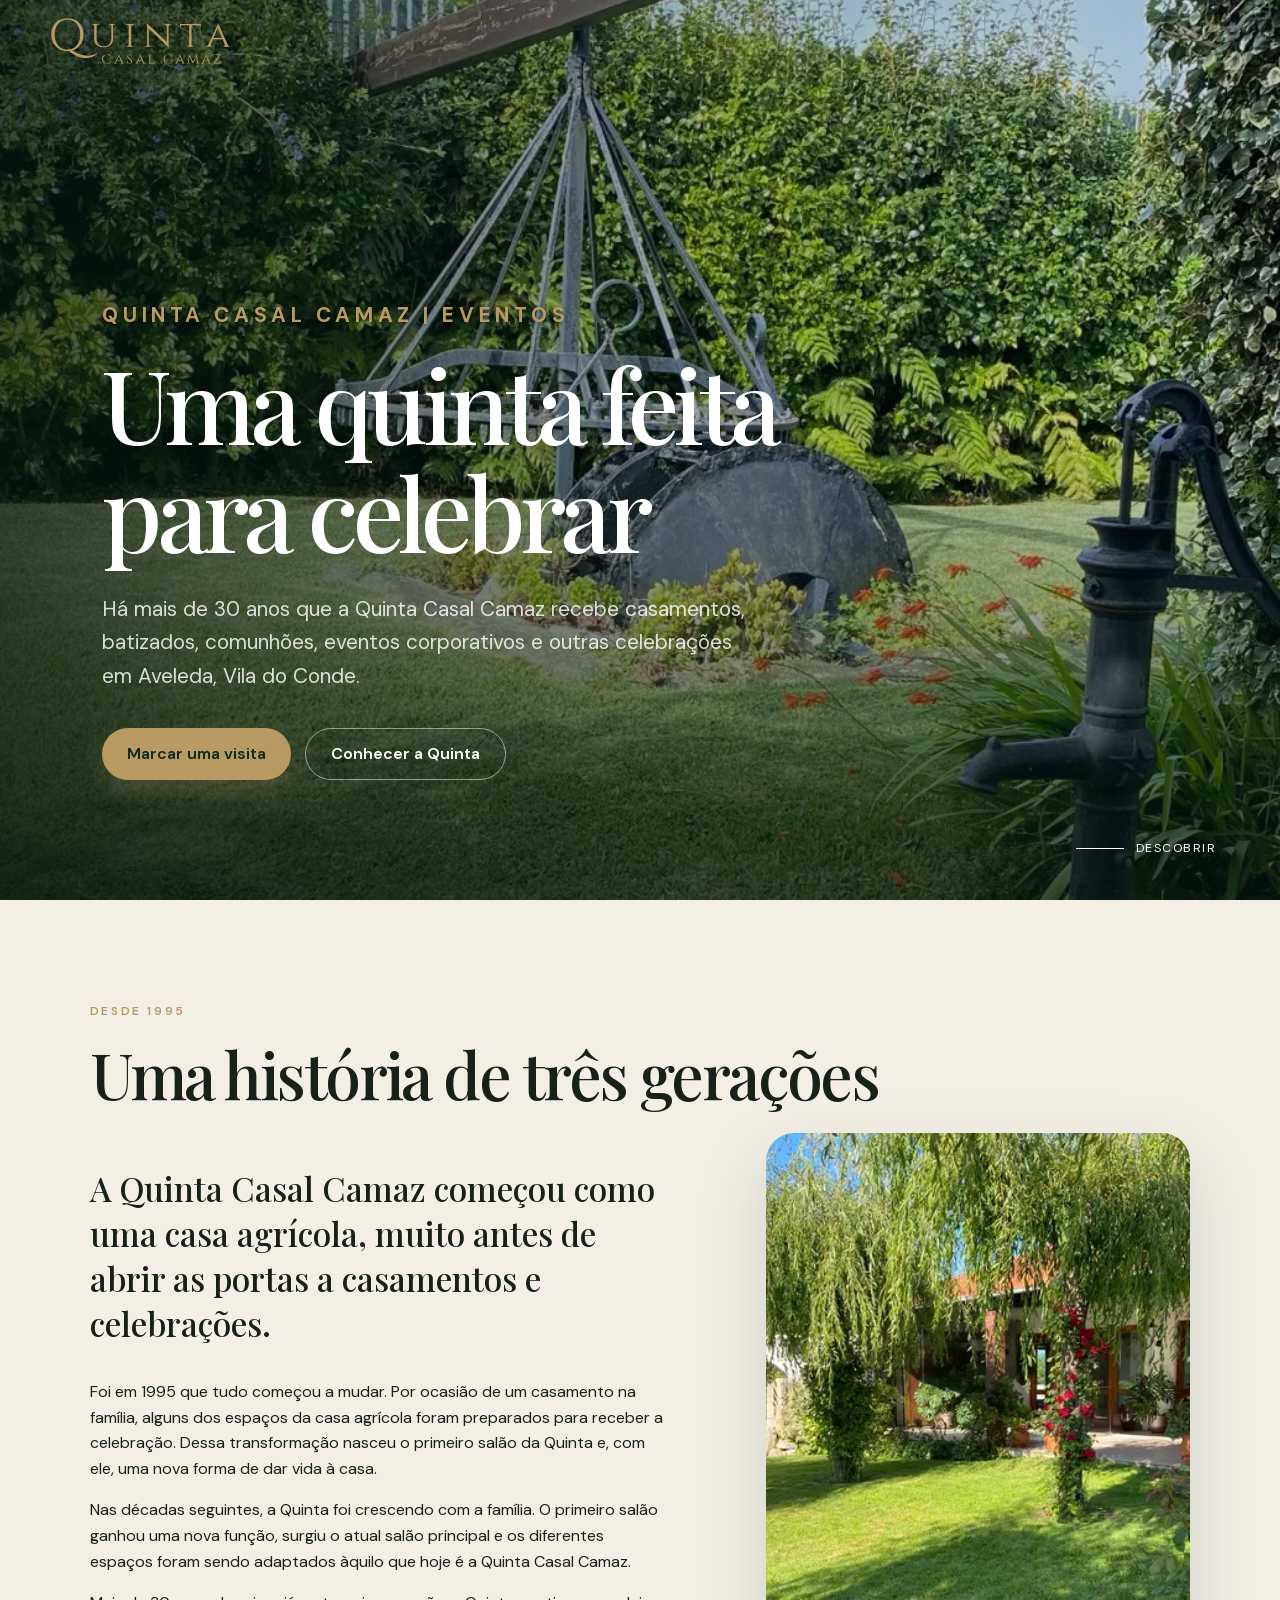
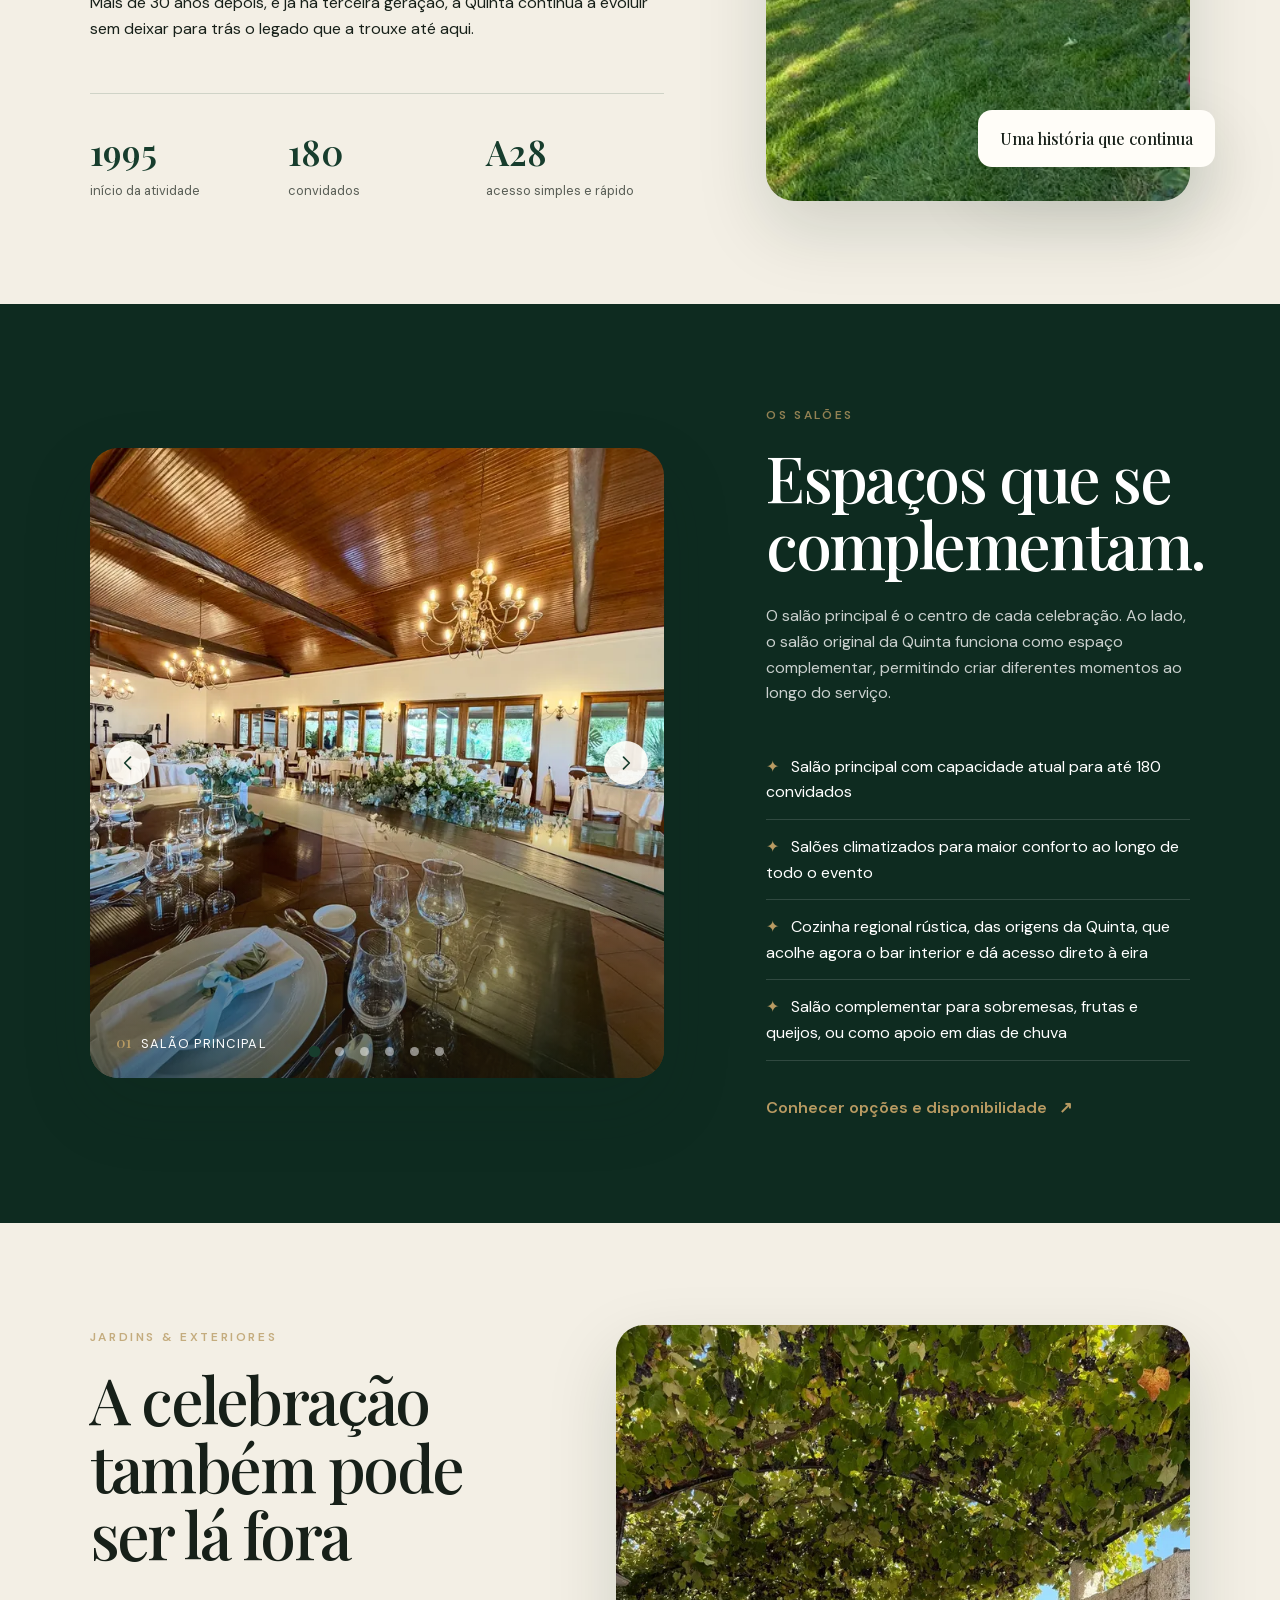
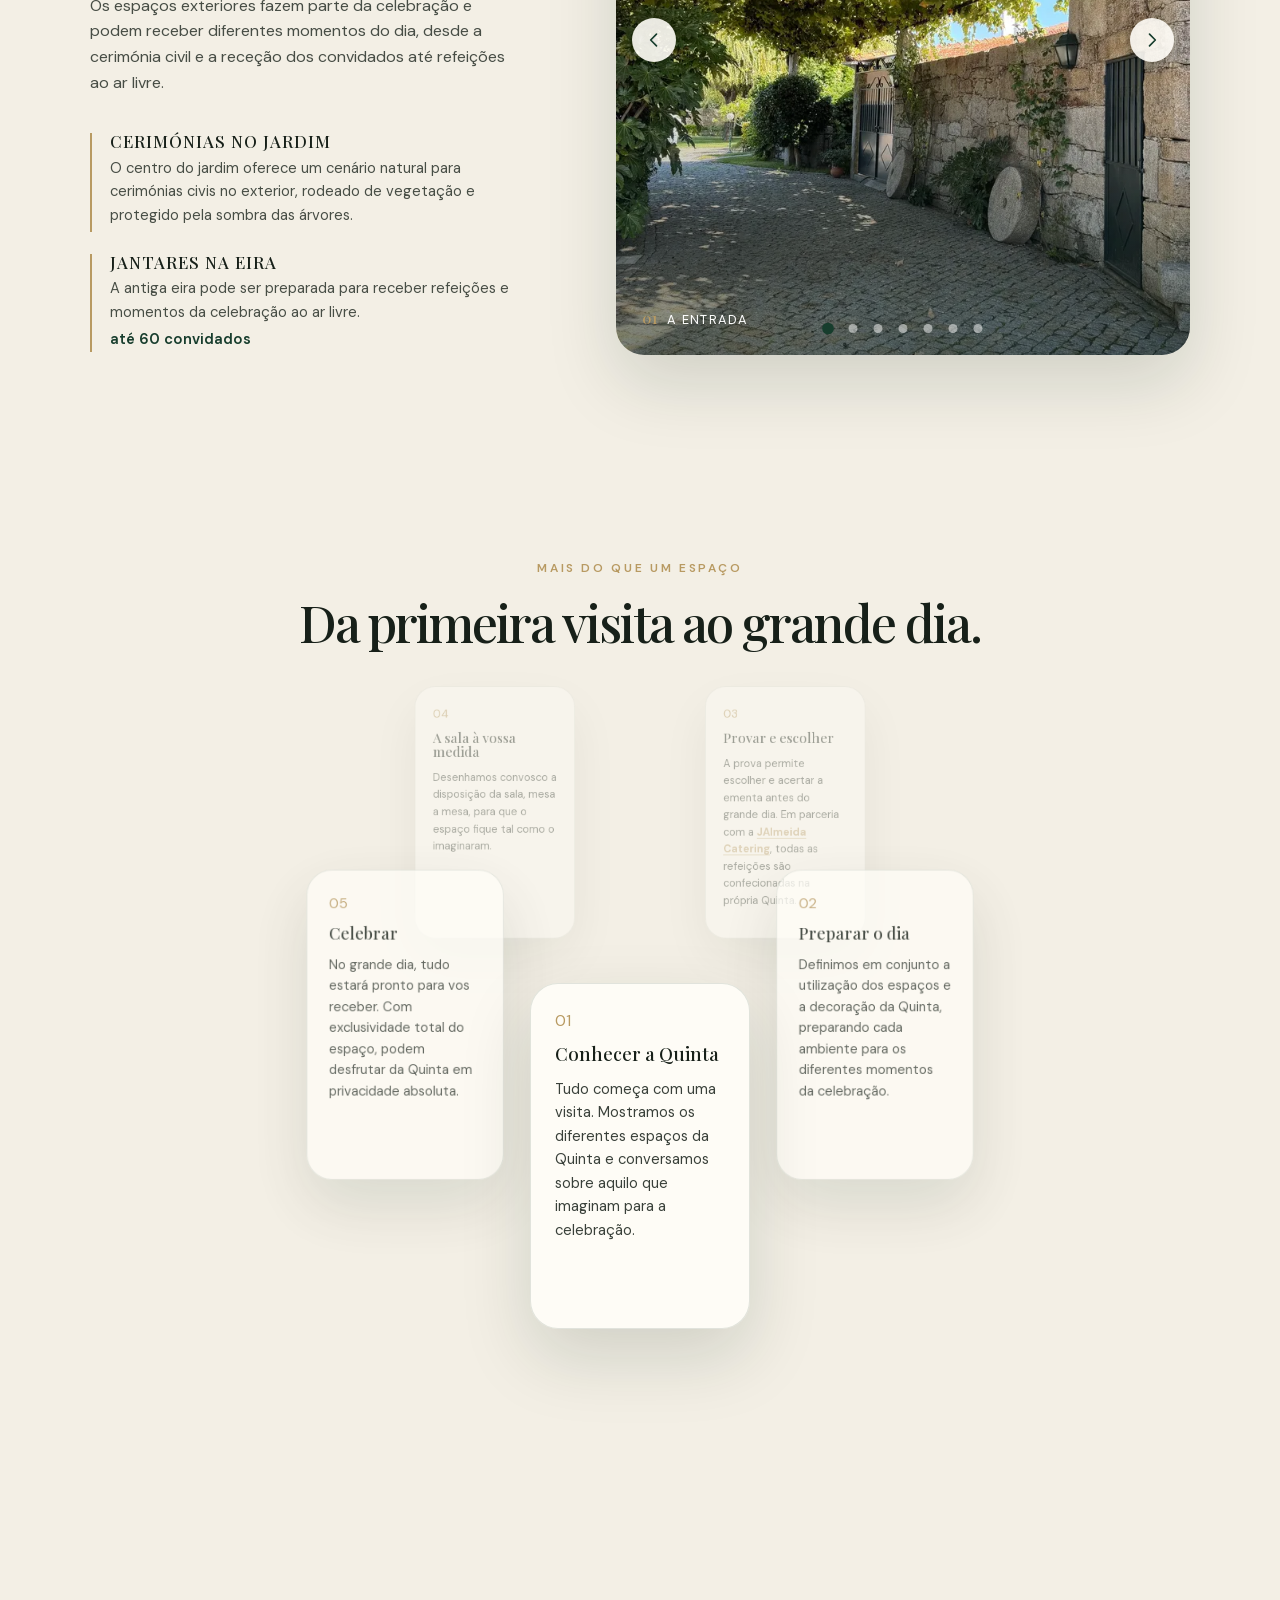
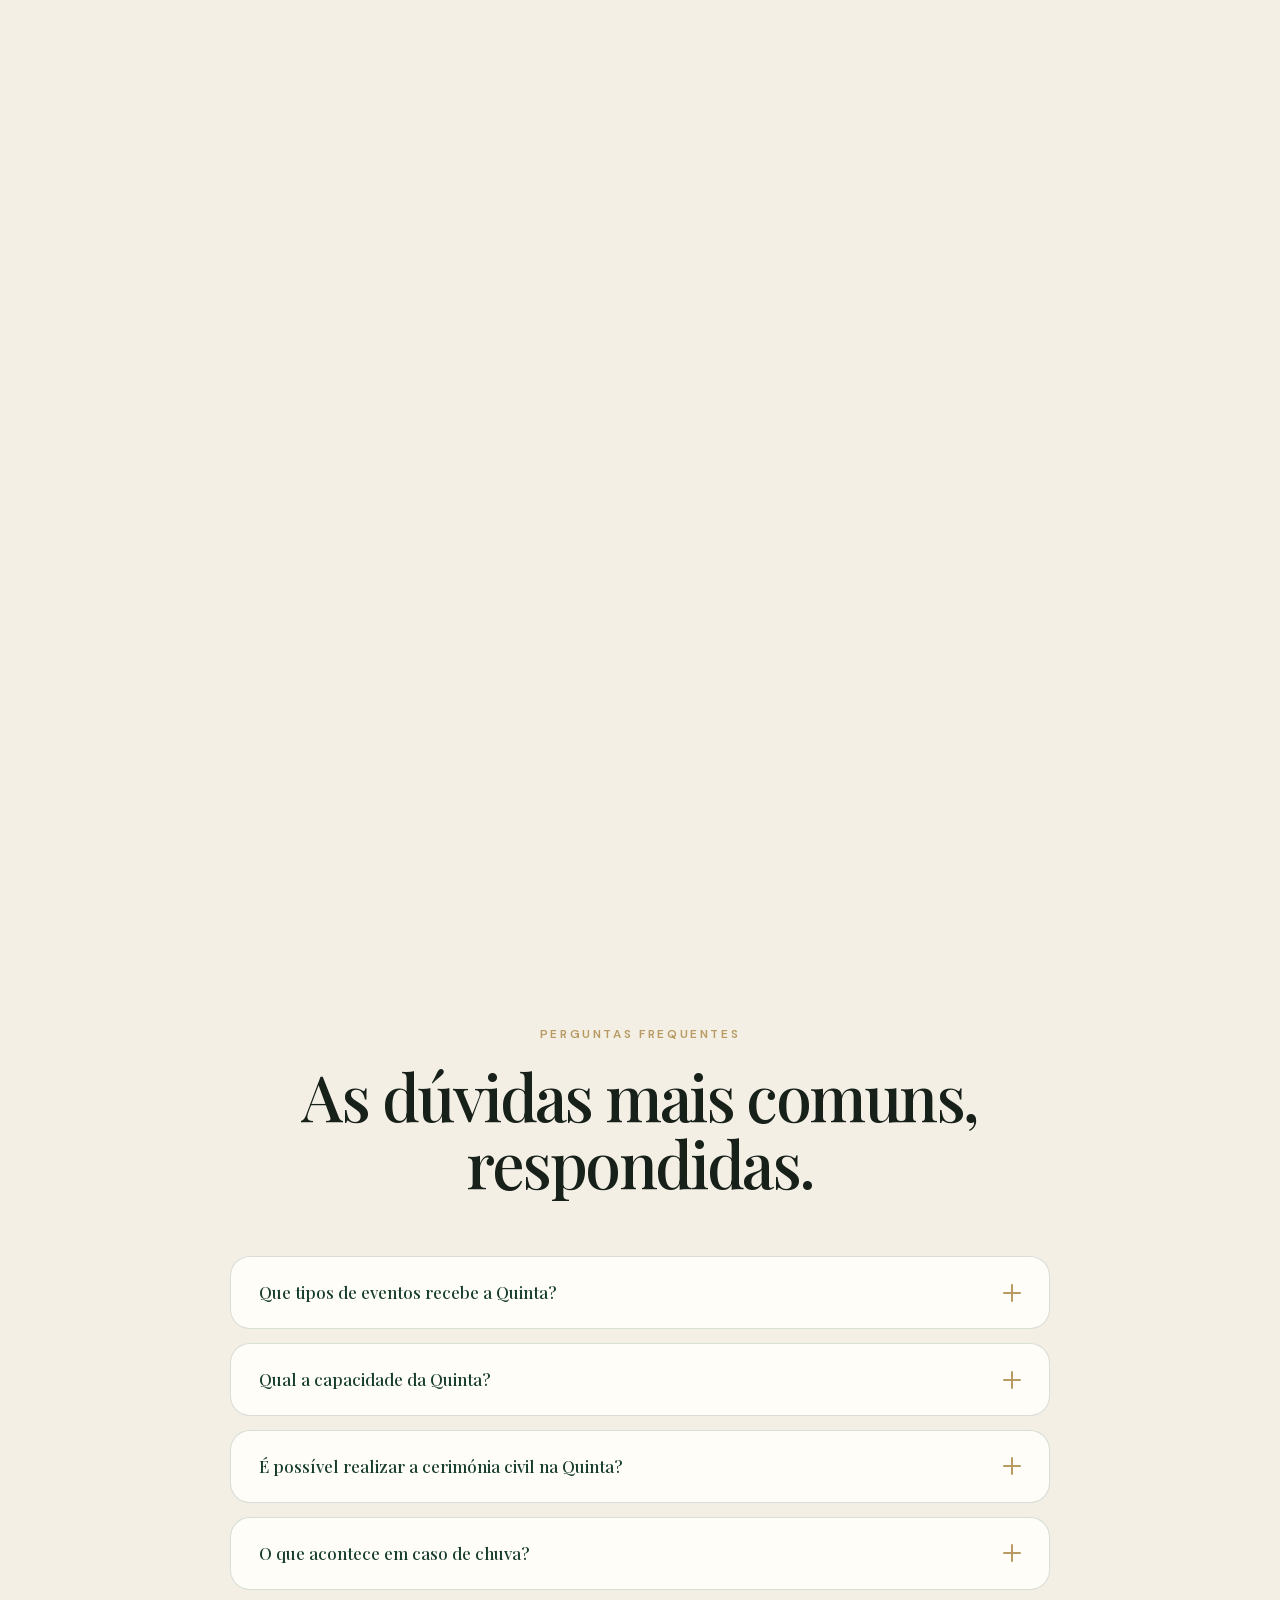
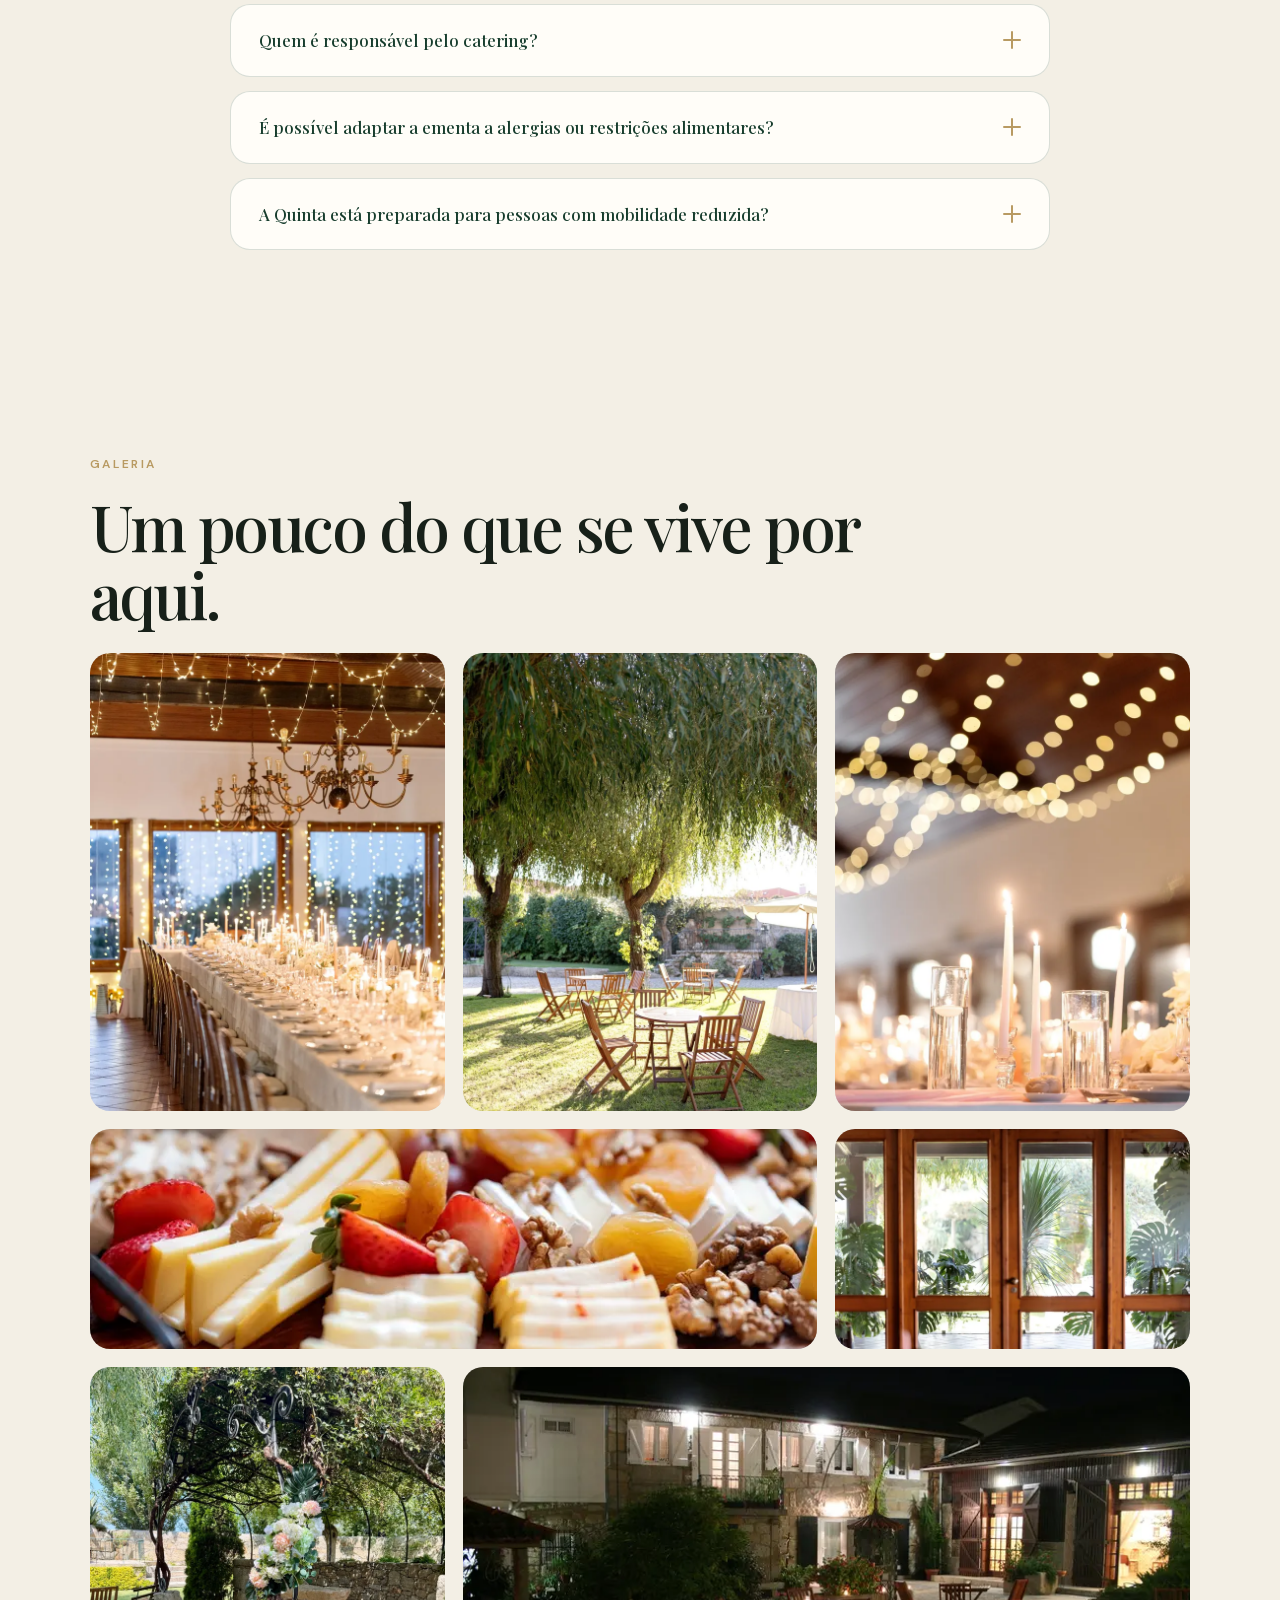
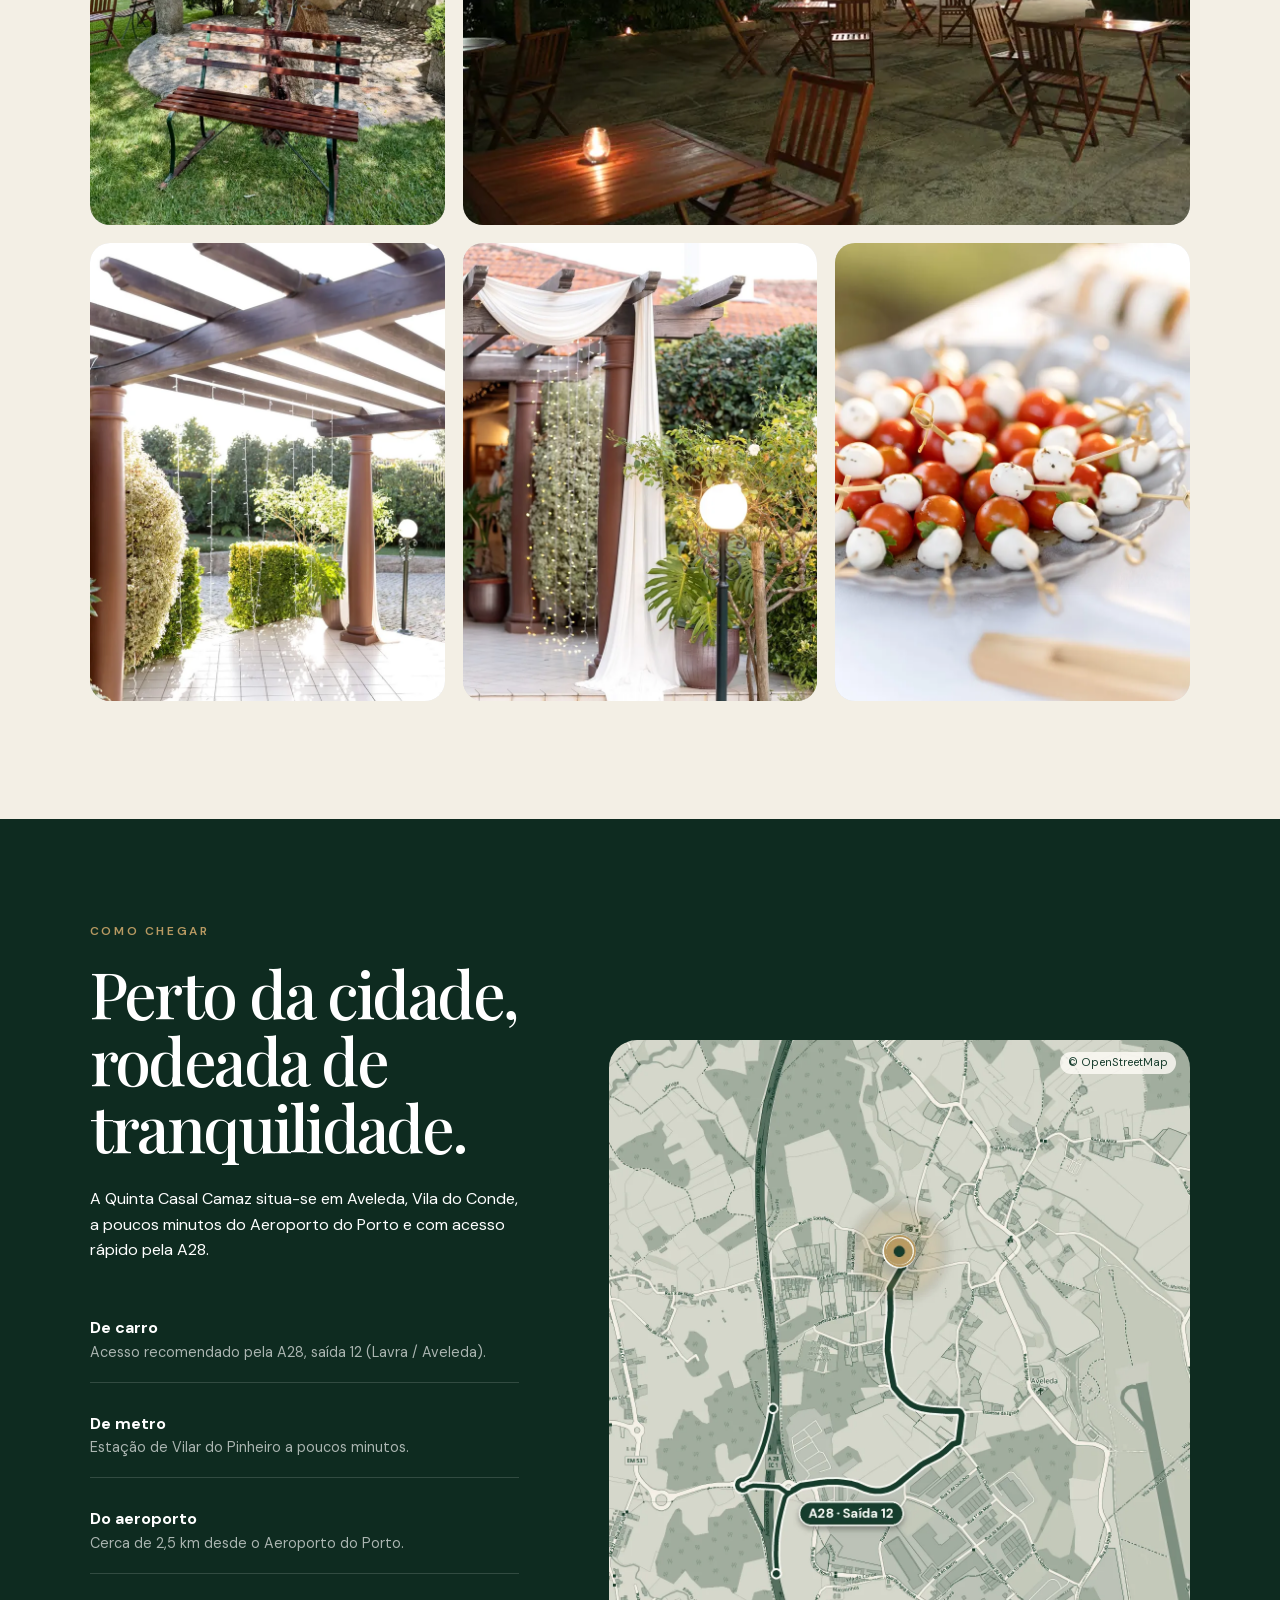
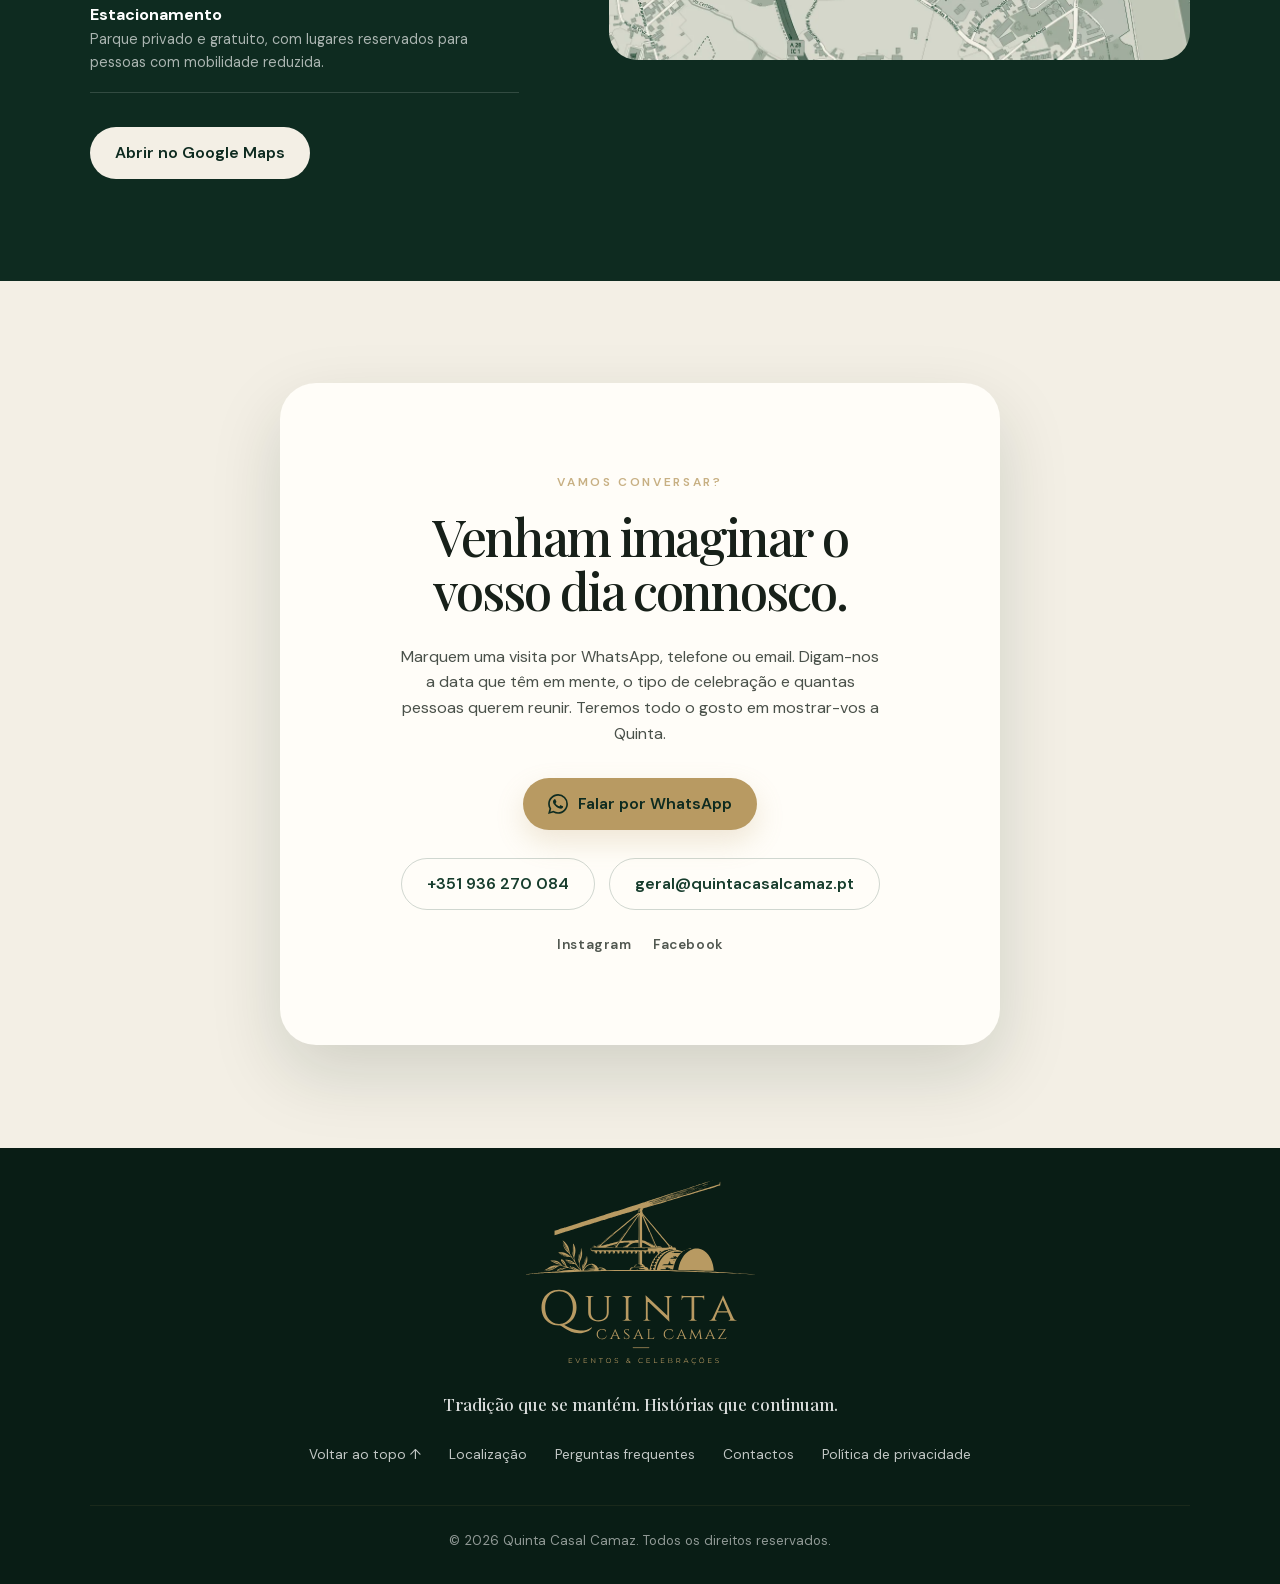
<file: index.html>
<!doctype html>
<html lang="pt-PT">
	<head>
		<meta charset="utf-8" />
		<meta name="viewport" content="width=device-width, initial-scale=1" />
		<meta
			name="description"
			content="Quinta para casamentos, batizados, comunhões e eventos corporativos em Aveleda, Vila do Conde, junto ao Porto. A receber celebrações desde 1995."
		/>
		<meta name="keywords" content="quinta para casamentos, quinta para eventos, casamentos em Vila do Conde, eventos em Vila do Conde" />
		<meta name="theme-color" content="#0e2b20" />
		<title>Quinta Casal Camaz | Casamentos e Eventos em Aveleda, Vila do Conde</title>
		<link rel="canonical" href="https://quintacasalcamaz.pt/" />
		<link rel="icon" href="assets/favicon.ico?v=3" sizes="any" />
		<link rel="icon" type="image/png" sizes="32x32" href="assets/favicon-32x32.png?v=3" />
		<link rel="icon" type="image/png" sizes="16x16" href="assets/favicon-16x16.png?v=3" />
		<link rel="apple-touch-icon" href="assets/apple-touch-icon.png?v=2" />
		<link rel="alternate" hreflang="pt-PT" href="https://quintacasalcamaz.pt/" />
		<link rel="alternate" hreflang="en" href="https://quintacasalcamaz.pt/en/" />
		<link rel="alternate" hreflang="x-default" href="https://quintacasalcamaz.pt/" />

		<meta property="og:type" content="website" />
		<meta property="og:locale" content="pt_PT" />
		<meta property="og:locale:alternate" content="en_US" />
		<meta property="og:site_name" content="Quinta Casal Camaz" />
		<meta property="og:url" content="https://quintacasalcamaz.pt/" />
		<meta property="og:title" content="Quinta Casal Camaz | Casamentos e Eventos em Aveleda, Vila do Conde" />
		<meta
			property="og:description"
			content="Quinta para casamentos, batizados, comunhões e eventos corporativos em Aveleda, Vila do Conde, junto ao Porto. A receber celebrações desde 1995."
		/>
		<meta property="og:image" content="https://quintacasalcamaz.pt/assets/og-image.jpg?v=2" />
		<meta property="og:image:width" content="1200" />
		<meta property="og:image:height" content="630" />
		<meta property="og:image:alt" content="Logótipo da Quinta Casal Camaz, eventos e celebrações" />
		<meta name="twitter:card" content="summary_large_image" />
		<meta name="twitter:title" content="Quinta Casal Camaz | Casamentos e Eventos em Aveleda, Vila do Conde" />
		<meta
			name="twitter:description"
			content="Quinta para casamentos, batizados, comunhões e eventos corporativos em Aveleda, Vila do Conde, junto ao Porto."
		/>
		<meta name="twitter:image" content="https://quintacasalcamaz.pt/assets/og-image.jpg?v=2" />

		<link rel="preload" href="assets/fonts/playfair-display-latin.woff2" as="font" type="font/woff2" crossorigin />
		<link rel="preload" href="assets/fonts/dm-sans-latin.woff2" as="font" type="font/woff2" crossorigin />
		<link rel="stylesheet" href="styles.css?v=20261104h" />
		<script type="application/ld+json">
			{
				"@context": "https://schema.org",
				"@type": "EventVenue",
				"name": "Quinta Casal Camaz",
				"url": "https://quintacasalcamaz.pt/",
				"image": "https://quintacasalcamaz.pt/assets/gardens/engenho.jpeg",
				"logo": "https://quintacasalcamaz.pt/assets/brand/logo-light.png",
				"description": "Quinta para casamentos, batizados, comunhões e eventos corporativos em Aveleda, Vila do Conde, junto ao Porto. A receber celebrações desde 1995.",
				"telephone": "+351936270084",
				"email": "geral@quintacasalcamaz.pt",
				"maximumAttendeeCapacity": 180,
				"foundingDate": "1995",
				"address": {
					"@type": "PostalAddress",
					"streetAddress": "Rua de Aveleda 602",
					"postalCode": "4485-017",
					"addressLocality": "Aveleda",
					"addressRegion": "Vila do Conde",
					"addressCountry": "PT"
				},
				"geo": {
					"@type": "GeoCoordinates",
					"latitude": 41.26764,
					"longitude": -8.69596
				},
				"hasMap": "https://www.google.com/maps/search/?api=1&query=41.26764,-8.69596",
				"amenityFeature": [
					{
						"@type": "LocationFeatureSpecification",
						"name": "Estacionamento privado e gratuito",
						"value": true
					},
					{
						"@type": "LocationFeatureSpecification",
						"name": "Estacionamento adaptado para pessoas com mobilidade reduzida",
						"value": true
					},
					{
						"@type": "LocationFeatureSpecification",
						"name": "Acessos preparados para pessoas com mobilidade reduzida",
						"value": true
					},
					{
						"@type": "LocationFeatureSpecification",
						"name": "Instalações sanitárias acessíveis",
						"value": true
					},
					{
						"@type": "LocationFeatureSpecification",
						"name": "Fraldário",
						"value": true
					},
					{
						"@type": "LocationFeatureSpecification",
						"name": "Salões climatizados",
						"value": true
					},
					{
						"@type": "LocationFeatureSpecification",
						"name": "Jardim para cerimónias civis",
						"value": true
					},
					{
						"@type": "LocationFeatureSpecification",
						"name": "Refeições ao ar livre",
						"value": true
					}
				],
				"keywords": ["quinta para casamentos", "quinta para eventos", "casamentos em Vila do Conde", "eventos em Vila do Conde"],
				"sameAs": ["https://www.instagram.com/quintacasalcamaz", "https://www.facebook.com/QuintaCasalCamaz/"]
			}
		</script>
		<script type="application/ld+json">
			{
				"@context": "https://schema.org",
				"@type": "FAQPage",
				"mainEntity": [
					{
						"@type": "Question",
						"name": "Que tipos de eventos recebe a Quinta?",
						"acceptedAnswer": {
							"@type": "Answer",
							"text": "Além de casamentos, a Quinta Casal Camaz recebe batizados, comunhões, aniversários, celebrações familiares e eventos corporativos."
						}
					},
					{
						"@type": "Question",
						"name": "Qual a capacidade da Quinta?",
						"acceptedAnswer": {
							"@type": "Answer",
							"text": "O salão principal tem capacidade para até 180 convidados. A Quinta recebe eventos para grupos com mais de 30 pessoas."
						}
					},
					{
						"@type": "Question",
						"name": "É possível realizar a cerimónia civil na Quinta?",
						"acceptedAnswer": {
							"@type": "Answer",
							"text": "Sim. O jardim pode ser preparado para receber cerimónias civis no exterior, num espaço rodeado de vegetação e com sombra natural das árvores."
						}
					},
					{
						"@type": "Question",
						"name": "O que acontece em caso de chuva?",
						"acceptedAnswer": {
							"@type": "Answer",
							"text": "A Quinta dispõe de diferentes espaços cobertos que permitem adaptar os vários momentos da celebração em dias de chuva. O salão complementar pode receber os aperitivos, enquanto o alpendre totalmente coberto e o bar interior, situado na antiga cozinha regional da Quinta, oferecem outros espaços para receber os convidados."
						}
					},
					{
						"@type": "Question",
						"name": "Quem é responsável pelo catering?",
						"acceptedAnswer": {
							"@type": "Answer",
							"text": "A Quinta trabalha em exclusividade com a JAlmeida Catering, que confeciona todas as refeições na própria Quinta."
						}
					},
					{
						"@type": "Question",
						"name": "É possível adaptar a ementa a alergias ou restrições alimentares?",
						"acceptedAnswer": {
							"@type": "Answer",
							"text": "Sim. As alergias, intolerâncias e outras necessidades alimentares dos convidados, como opções vegetarianas, veganas, sem glúten ou ementa infantil, podem ser comunicadas previamente, para serem consideradas na preparação da ementa."
						}
					},
					{
						"@type": "Question",
						"name": "A Quinta está preparada para pessoas com mobilidade reduzida?",
						"acceptedAnswer": {
							"@type": "Answer",
							"text": "Sim. A Quinta dispõe de acessos preparados para pessoas com mobilidade reduzida, instalações sanitárias acessíveis, fraldário e estacionamento adaptado próximo dos acessos."
						}
					}
				]
			}
		</script>
	</head>
	<body>
		<header class="site-header" id="topo">
			<a class="brand" href="#topo" aria-label="Quinta Casal Camaz — início">
				<img class="brand-logo" src="assets/brand/wordmark-dark.svg" alt="" width="562" height="144" />
			</a>
			<button class="menu-toggle" aria-expanded="false" aria-controls="main-nav" aria-label="Abrir navegação">
				<span></span>
				<span></span>
				<span></span>
			</button>
			<nav id="main-nav" aria-label="Navegação principal">
				<a href="#quinta">A Quinta</a>
				<a href="#saloes">Salões</a>
				<a href="#jardins">Jardins</a>
				<a href="#galeria">Galeria</a>
				<a href="#chegar">Como chegar</a>
				<a class="nav-cta" href="#contactos">Pedir visita</a>
				<a class="lang-switch" href="en/" hreflang="en" lang="en">EN</a>
			</nav>
		</header>

		<main>
			<section class="hero panel" aria-labelledby="hero-title">
				<picture>
					<source media="(max-width: 680px) and (orientation: portrait)" srcset="assets/gardens/engenho-mobile.webp" type="image/webp" />
					<source srcset="assets/gardens/engenho-720.webp 720w, assets/gardens/engenho-1080.webp 1080w, assets/gardens/engenho.webp 1800w" sizes="100vw" type="image/webp" />
					<img
						src="assets/gardens/engenho.jpeg"
						width="1800"
						height="1350"
						alt="Vista da Quinta Casal Camaz envolvida por natureza"
						class="hero-media"
						fetchpriority="high"
					/>
				</picture>
				<div class="hero-overlay"></div>
				<div class="hero-copy">
					<p class="eyebrow">Quinta Casal Camaz | Eventos</p>
					<h1 id="hero-title">Uma quinta feita para celebrar</h1>
					<p class="hero-lead">
						Há mais de 30 anos que a Quinta Casal Camaz recebe casamentos, batizados, comunhões, eventos corporativos e outras celebrações em Aveleda,
						Vila do Conde.
					</p>
					<div class="hero-actions">
						<a class="button button-primary" href="#contactos">Marcar uma visita</a>
						<a class="button button-ghost" href="#quinta">Conhecer a Quinta</a>
						<a class="tour-link" href="tour/">
							<span class="tour-link-ring"><img src="assets/tour/thumb.webp" width="64" height="64" alt="" loading="lazy" /></span>
							<span class="tour-link-text">Visita em 1&nbsp;minuto</span>
						</a>
					</div>
				</div>
				<a class="scroll-cue" href="#quinta" aria-label="Continuar para a secção seguinte">
					<span class="scroll-cue-line"></span>
					<span class="scroll-cue-text">Descobrir</span>
					<span class="scroll-cue-arrow" aria-hidden="true">↓</span>
				</a>
			</section>

			<section class="intro section" id="quinta">
				<div class="section-heading reveal">
					<p class="eyebrow">Desde 1995</p>
					<h2>Uma história de três gerações</h2>
				</div>
				<div class="intro-grid">
					<div class="intro-copy reveal">
						<p class="lead">A Quinta Casal Camaz começou como uma casa agrícola, muito antes de abrir as portas a casamentos e celebrações.</p>
						<p>
							Foi em 1995 que tudo começou a mudar. Por ocasião de um casamento na família, alguns dos espaços da casa agrícola foram preparados para
							receber a celebração. Dessa transformação nasceu o primeiro salão da Quinta e, com ele, uma nova forma de dar vida à casa.
						</p>
						<p>
							Nas décadas seguintes, a Quinta foi crescendo com a família. O primeiro salão ganhou uma nova função, surgiu o atual salão principal e
							os diferentes espaços foram sendo adaptados àquilo que hoje é a Quinta Casal Camaz.
						</p>
						<p>Mais de 30 anos depois, e já na terceira geração, a Quinta continua a evoluir sem deixar para trás o legado que a trouxe até aqui.</p>
						<div class="stats" aria-label="Destaques da quinta">
							<div>
								<strong>1995</strong>
								<span>início da atividade</span>
							</div>
							<div>
								<strong>180</strong>
								<span>convidados</span>
							</div>
							<div>
								<strong>A28</strong>
								<span>acesso simples e rápido</span>
							</div>
						</div>
					</div>
					<figure class="portrait-card reveal">
						<picture>
							<source srcset="assets/gardens/garden_02-720.webp 720w, assets/gardens/garden_02-1080.webp 1080w, assets/gardens/garden_02.webp 1800w" sizes="(max-width: 980px) calc(100vw - 44px), 34vw" type="image/webp" />
							<img src="assets/gardens/garden_02.jpeg" alt="Detalhe exterior da Quinta Casal Camaz" loading="lazy" />
						</picture>
						<figcaption>Uma história que continua</figcaption>
					</figure>
				</div>
			</section>

			<section class="feature section dark-section" id="saloes">
				<div class="feature-visual image-carousel reveal" data-carousel>
					<div class="carousel-track">
						<picture>
							<source srcset="assets/hall/hall_06-720.webp 720w, assets/hall/hall_06-1080.webp 1080w, assets/hall/hall_06.webp 1350w" sizes="(max-width: 980px) calc(100vw - 44px), 45vw" type="image/webp" />
							<img
								src="assets/hall/hall_06.jpg"
								width="1350"
								height="1800"
								alt="Mesa decorada com flores no salão principal, com as mesas dos convidados ao fundo"
								loading="lazy"
								class="is-active"
								data-caption="Salão Principal"
							/>
						</picture>
						<picture>
							<source srcset="assets/hall/hall_03-720.webp 720w, assets/hall/hall_03-1080.webp 1080w, assets/hall/hall_03.webp 1350w" sizes="(max-width: 980px) calc(100vw - 44px), 45vw" type="image/webp" />
							<img
								src="assets/hall/hall_03.jpg"
								width="1350"
								height="1800"
								alt="Janelas com vista para o exterior no salão principal"
								loading="lazy"
								data-caption="Salão Principal"
							/>
						</picture>
						<picture>
							<source srcset="assets/regional_kitchen/regional_kitchen_01-720.webp 720w, assets/regional_kitchen/regional_kitchen_01-1080.webp 1080w, assets/regional_kitchen/regional_kitchen_01.webp 1350w" sizes="(max-width: 980px) calc(100vw - 44px), 45vw" type="image/webp" />
							<img
								src="assets/regional_kitchen/regional_kitchen_01.JPG"
								width="1350"
								height="1800"
								alt="Cozinha regional da Quinta"
								loading="lazy"
								data-caption="Cozinha Regional"
							/>
						</picture>
						<picture>
							<source srcset="assets/regional_kitchen/regional_kitchen_02-720.webp 720w, assets/regional_kitchen/regional_kitchen_02-1080.webp 1080w, assets/regional_kitchen/regional_kitchen_02.webp 1350w" sizes="(max-width: 980px) calc(100vw - 44px), 45vw" type="image/webp" />
							<img
								src="assets/regional_kitchen/regional_kitchen_02.jpg"
								width="1350"
								height="1800"
								alt="Cozinha regional da Quinta"
								loading="lazy"
								data-caption="Cozinha Regional"
							/>
						</picture>
						<picture>
							<source srcset="assets/regional_kitchen/inside_bar_01-720.webp 720w, assets/regional_kitchen/inside_bar_01-1080.webp 1080w, assets/regional_kitchen/inside_bar_01.webp 1350w" sizes="(max-width: 980px) calc(100vw - 44px), 45vw" type="image/webp" />
							<img
								src="assets/regional_kitchen/inside_bar_01.JPG"
								width="1350"
								height="1800"
								alt="Bar interior na Cozinha Regional"
								loading="lazy"
								data-caption="Bar Interior"
							/>
						</picture>
						<picture>
							<source srcset="assets/hall/small_hall_04-720.webp 720w, assets/hall/small_hall_04-1080.webp 1080w, assets/hall/small_hall_04.webp 1800w" sizes="(max-width: 980px) 170vw, 60vw" type="image/webp" />
							<img
								src="assets/hall/small_hall_04.jpg"
								width="1800"
								height="1350"
								alt="Salão complementar com mesas redondas preparadas para um evento"
								loading="lazy"
								data-caption="Salão Complementar"
							/>
						</picture>
					</div>
					<button type="button" class="carousel-arrow carousel-arrow-prev" aria-label="Foto anterior"><svg viewBox="0 0 24 24" width="20" height="20" aria-hidden="true" focusable="false"><path d="M15 5l-7 7 7 7" fill="none" stroke="currentColor" stroke-width="2" stroke-linecap="round" stroke-linejoin="round" /></svg></button>
					<button type="button" class="carousel-arrow carousel-arrow-next" aria-label="Foto seguinte"><svg viewBox="0 0 24 24" width="20" height="20" aria-hidden="true" focusable="false"><path d="M9 5l7 7-7 7" fill="none" stroke="currentColor" stroke-width="2" stroke-linecap="round" stroke-linejoin="round" /></svg></button>
					<div class="carousel-caption">
						<span class="carousel-caption-index">01</span>
						<span class="carousel-caption-text">Salão Principal</span>
					</div>
					<div class="carousel-dots" role="tablist" aria-label="Fotografias dos salões">
						<button type="button" class="is-active" aria-label="Foto 1" aria-selected="true"></button>
						<button type="button" aria-label="Foto 2" aria-selected="false"></button>
						<button type="button" aria-label="Foto 3" aria-selected="false"></button>
						<button type="button" aria-label="Foto 4" aria-selected="false"></button>
						<button type="button" aria-label="Foto 5" aria-selected="false"></button>
						<button type="button" aria-label="Foto 6" aria-selected="false"></button>
					</div>
				</div>
				<div class="feature-copy reveal">
					<p class="eyebrow">Os salões</p>
					<h2>Espaços que se complementam.</h2>
					<p>
						O salão principal é o centro de cada celebração. Ao lado, o salão original da Quinta
						funciona como espaço complementar, permitindo criar diferentes momentos ao longo do serviço.
					</p>
					<ul class="feature-list">
						<li>Salão principal com capacidade atual para até 180 convidados</li>
						<li>Salões climatizados para maior conforto ao longo de todo o evento</li>
						<li>Cozinha regional rústica, das origens da Quinta, que acolhe agora o bar interior e dá acesso direto à eira</li>
						<li>Salão complementar para sobremesas, frutas e queijos, ou como apoio em dias de chuva</li>
					</ul>
					<a class="text-link" href="#contactos">
						Conhecer opções e disponibilidade
						<span>↗︎</span>
					</a>
				</div>
			</section>

			<section class="feature section reverse" id="jardins">
				<div class="feature-visual image-carousel reveal" data-carousel>
					<div class="carousel-track">
						<picture>
							<source srcset="assets/gardens/vineyard_02-720.webp 720w, assets/gardens/vineyard_02-1080.webp 1080w, assets/gardens/vineyard_02.webp 1350w" sizes="(max-width: 980px) calc(100vw - 44px), 45vw" type="image/webp" />
							<img
								src="assets/gardens/vineyard_02.jpg"
								width="1350"
								height="1800"
								alt="Videira sobre o caminho empedrado, junto ao muro de granito da quinta"
								loading="lazy"
								class="is-active"
								data-caption="A Entrada"
							/>
						</picture>
						<picture>
							<source srcset="assets/gardens/garden_06-720.webp 720w, assets/gardens/garden_06-1080.webp 1080w, assets/gardens/garden_06.webp 1350w" sizes="(max-width: 980px) calc(100vw - 44px), 45vw" type="image/webp" />
							<img
								src="assets/gardens/garden_06.jpg"
								width="1350"
								height="1800"
								alt="Jardim da Quinta ao fim da tarde, com salgueiros, um arco de ferro e cadeiras de madeira"
								loading="lazy"
								data-caption="Jardim da Quinta"
							/>
						</picture>
						<picture>
							<source srcset="assets/gardens/garden_01-720.webp 720w, assets/gardens/garden_01-1080.webp 1080w, assets/gardens/garden_01.webp 1350w" sizes="(max-width: 980px) calc(100vw - 44px), 45vw" type="image/webp" />
							<img
								src="assets/gardens/garden_01.JPG"
								width="1350"
								height="1800"
								alt="Jardim preparado com cadeiras para cerimónia civil junto ao arco de pedra"
								loading="lazy"
								data-caption="Cerimónia Civil"
							/>
						</picture>
						<picture>
							<source srcset="assets/gardens/waterfall_01-720.webp 720w, assets/gardens/waterfall_01-1080.webp 1080w, assets/gardens/waterfall_01.webp 1350w" sizes="(max-width: 980px) calc(100vw - 44px), 45vw" type="image/webp" />
							<img
								src="assets/gardens/waterfall_01.jpg"
								width="1350"
								height="1800"
								alt="Pequena queda de água entre pedras e vegetação, junto ao lago da Quinta"
								loading="lazy"
								data-caption="Queda de Água"
							/>
						</picture>
						<picture>
							<source srcset="assets/gardens/garden_07-720.webp 720w, assets/gardens/garden_07-1080.webp 1080w, assets/gardens/garden_07.webp 1350w" sizes="(max-width: 980px) calc(100vw - 44px), 45vw" type="image/webp" />
							<img
								src="assets/gardens/garden_07.jpg"
								width="1350"
								height="1800"
								alt="Varanda com vista sobre o jardim da Quinta, ótimo ponto para fotografias"
								loading="lazy"
								data-caption="Varanda do Jardim"
							/>
						</picture>
						<picture>
							<source srcset="assets/eira/eira_01-720.webp 720w, assets/eira/eira_01-1080.webp 1080w, assets/eira/eira_01.webp 1800w" sizes="(max-width: 980px) 170vw, 60vw" type="image/webp" />
							<img
								src="assets/eira/eira_01.jpeg"
								width="1800"
								height="1350"
								alt="Eira da Quinta preparada para receber convidados ao ar livre"
								loading="lazy"
								data-caption="A Eira"
							/>
						</picture>
						<picture>
							<source srcset="assets/eira/eira_02-720.webp 720w, assets/eira/eira_02-1080.webp 1080w, assets/eira/eira_02.webp 1800w" sizes="(max-width: 980px) 170vw, 60vw" type="image/webp" />
							<img
								src="assets/eira/eira_02.JPG"
								width="1800"
								height="1200"
								alt="Eira da Quinta de noite com iluminação"
								loading="lazy"
								data-caption="A Eira à noite"
							/>
						</picture>
					</div>
					<button type="button" class="carousel-arrow carousel-arrow-prev" aria-label="Foto anterior"><svg viewBox="0 0 24 24" width="20" height="20" aria-hidden="true" focusable="false"><path d="M15 5l-7 7 7 7" fill="none" stroke="currentColor" stroke-width="2" stroke-linecap="round" stroke-linejoin="round" /></svg></button>
					<button type="button" class="carousel-arrow carousel-arrow-next" aria-label="Foto seguinte"><svg viewBox="0 0 24 24" width="20" height="20" aria-hidden="true" focusable="false"><path d="M9 5l7 7-7 7" fill="none" stroke="currentColor" stroke-width="2" stroke-linecap="round" stroke-linejoin="round" /></svg></button>
					<div class="carousel-caption">
						<span class="carousel-caption-index">01</span>
						<span class="carousel-caption-text">A Entrada</span>
					</div>
					<div class="carousel-dots" role="tablist" aria-label="Fotografias dos jardins e exteriores">
						<button type="button" class="is-active" aria-label="Foto 1" aria-selected="true"></button>
						<button type="button" aria-label="Foto 2" aria-selected="false"></button>
						<button type="button" aria-label="Foto 3" aria-selected="false"></button>
						<button type="button" aria-label="Foto 4" aria-selected="false"></button>
						<button type="button" aria-label="Foto 5" aria-selected="false"></button>
						<button type="button" aria-label="Foto 6" aria-selected="false"></button>
						<button type="button" aria-label="Foto 7" aria-selected="false"></button>
					</div>
				</div>
				<div class="feature-copy reveal">
					<p class="eyebrow">JARDINS & EXTERIORES</p>
					<h2>A celebração também pode ser lá fora</h2>
					<p>
						Os espaços exteriores fazem parte da celebração e podem receber diferentes momentos do dia, desde a cerimónia civil e a receção dos
						convidados até refeições ao ar livre.
					</p>
					<div class="highlights">
						<div class="highlight-item">
							<h3>CERIMÓNIAS NO JARDIM</h3>
							<p class="highlight-sub">
								O centro do jardim oferece um cenário natural para cerimónias civis no exterior, rodeado de vegetação e protegido pela sombra das
								árvores.
							</p>
						</div>
						<div class="highlight-item">
							<h3>JANTARES NA EIRA</h3>
							<p class="highlight-sub">A antiga eira pode ser preparada para receber refeições e momentos da celebração ao ar livre.</p>
							<p class="highlight-capacity">até 60 convidados</p>
						</div>
					</div>
				</div>
			</section>

			<section class="experience" id="experience-section">
				<div class="experience-stage">
					<div class="section-heading centered reveal">
						<p class="eyebrow">Mais do que um espaço</p>
						<h2>Da primeira visita ao grande dia.</h2>
					</div>
					<div class="experience-wheel" data-experience-wheel>
						<article class="experience-card">
							<span>01</span>
							<h3>Conhecer a Quinta</h3>
							<p>Tudo começa com uma visita. Mostramos os diferentes espaços da Quinta e conversamos sobre aquilo que imaginam para a celebração.</p>
						</article>
						<article class="experience-card">
							<span>02</span>
							<h3>Preparar o dia</h3>
							<p>Definimos em conjunto a utilização dos espaços e a decoração da Quinta, preparando cada ambiente para os diferentes momentos da celebração.</p>
						</article>
						<article class="experience-card">
							<span>03</span>
							<h3>Provar e escolher</h3>
							<p>
								A prova permite escolher e acertar a ementa antes do grande dia. Em parceria com a
								<a class="inline-link" href="https://www.casamentos.pt/catering-casamentos/jalmeida-catering--e76220" target="_blank" rel="noopener"><b>JAlmeida Catering</b></a>, todas as refeições são confecionadas na própria Quinta.
							</p>
						</article>
						<article class="experience-card">
							<span>04</span>
							<h3>A sala à vossa medida</h3>
							<p>Desenhamos convosco a disposição da sala, mesa a mesa, para que o espaço fique tal como o imaginaram.</p>
						</article>
						<article class="experience-card">
							<span>05</span>
							<h3>Celebrar</h3>
							<p>No grande dia, tudo estará pronto para vos receber. Com exclusividade total do espaço, podem desfrutar da Quinta em privacidade absoluta.</p>
						</article>
					</div>
				</div>
			</section>

			<section class="faq section" id="faq">
				<div class="section-heading centered reveal">
					<p class="eyebrow">Perguntas frequentes</p>
					<h2>As dúvidas mais comuns, respondidas.</h2>
				</div>
				<div class="faq-list reveal">
					<div class="faq-item">
						<button class="faq-question" aria-expanded="false" aria-controls="faq-answer-1" id="faq-question-1">
							<span>Que tipos de eventos recebe a Quinta?</span>
							<span class="faq-icon" aria-hidden="true"></span>
						</button>
						<div class="faq-answer" id="faq-answer-1" role="region" aria-labelledby="faq-question-1">
							<div class="faq-answer-inner">
								<p>Além de casamentos, a Quinta Casal Camaz recebe batizados, comunhões, aniversários, celebrações familiares e eventos corporativos.</p>
							</div>
						</div>
					</div>
					<div class="faq-item">
						<button class="faq-question" aria-expanded="false" aria-controls="faq-answer-2" id="faq-question-2">
							<span>Qual a capacidade da Quinta?</span>
							<span class="faq-icon" aria-hidden="true"></span>
						</button>
						<div class="faq-answer" id="faq-answer-2" role="region" aria-labelledby="faq-question-2">
							<div class="faq-answer-inner">
								<p>O salão principal tem capacidade para até 180 convidados. A Quinta recebe eventos para grupos com mais de 30 pessoas.</p>
							</div>
						</div>
					</div>
					<div class="faq-item">
						<button class="faq-question" aria-expanded="false" aria-controls="faq-answer-3" id="faq-question-3">
							<span>É possível realizar a cerimónia civil na Quinta?</span>
							<span class="faq-icon" aria-hidden="true"></span>
						</button>
						<div class="faq-answer" id="faq-answer-3" role="region" aria-labelledby="faq-question-3">
							<div class="faq-answer-inner">
								<p>Sim. O jardim pode ser preparado para receber cerimónias civis no exterior, num espaço rodeado de vegetação e com sombra natural das árvores.</p>
							</div>
						</div>
					</div>
					<div class="faq-item">
						<button class="faq-question" aria-expanded="false" aria-controls="faq-answer-4" id="faq-question-4">
							<span>O que acontece em caso de chuva?</span>
							<span class="faq-icon" aria-hidden="true"></span>
						</button>
						<div class="faq-answer" id="faq-answer-4" role="region" aria-labelledby="faq-question-4">
							<div class="faq-answer-inner">
								<p>
									A Quinta dispõe de diferentes espaços cobertos que permitem adaptar os vários momentos da celebração em dias de chuva. O salão
									complementar pode receber os aperitivos, enquanto o alpendre totalmente coberto e o bar interior, situado na antiga cozinha regional
									da Quinta, oferecem outros espaços para receber os convidados.
								</p>
							</div>
						</div>
					</div>
					<div class="faq-item">
						<button class="faq-question" aria-expanded="false" aria-controls="faq-answer-5" id="faq-question-5">
							<span>Quem é responsável pelo catering?</span>
							<span class="faq-icon" aria-hidden="true"></span>
						</button>
						<div class="faq-answer" id="faq-answer-5" role="region" aria-labelledby="faq-question-5">
							<div class="faq-answer-inner">
								<p>A Quinta trabalha em exclusividade com a JAlmeida Catering, que confeciona todas as refeições na própria Quinta.</p>
							</div>
						</div>
					</div>
					<div class="faq-item">
						<button class="faq-question" aria-expanded="false" aria-controls="faq-answer-6" id="faq-question-6">
							<span>É possível adaptar a ementa a alergias ou restrições alimentares?</span>
							<span class="faq-icon" aria-hidden="true"></span>
						</button>
						<div class="faq-answer" id="faq-answer-6" role="region" aria-labelledby="faq-question-6">
							<div class="faq-answer-inner">
								<p>Sim. As alergias, intolerâncias e outras necessidades alimentares dos convidados, como opções vegetarianas, veganas, sem glúten ou ementa infantil, podem ser comunicadas previamente, para serem consideradas na preparação da ementa.</p>
							</div>
						</div>
					</div>
					<div class="faq-item">
						<button class="faq-question" aria-expanded="false" aria-controls="faq-answer-7" id="faq-question-7">
							<span>A Quinta está preparada para pessoas com mobilidade reduzida?</span>
							<span class="faq-icon" aria-hidden="true"></span>
						</button>
						<div class="faq-answer" id="faq-answer-7" role="region" aria-labelledby="faq-question-7">
							<div class="faq-answer-inner">
								<p>Sim. A Quinta dispõe de acessos preparados para pessoas com mobilidade reduzida, instalações sanitárias acessíveis, fraldário e estacionamento adaptado próximo dos acessos.</p>
							</div>
						</div>
					</div>
				</div>
			</section>

			<section class="gallery-section section" id="galeria">
				<div class="section-heading reveal">
					<p class="eyebrow">Galeria</p>
					<h2>Um pouco do que se vive por aqui.</h2>
				</div>
				<div class="gallery-grid">
					<button class="gallery-item tall reveal" data-image="assets/gallery/doubs_salao_noite.webp" data-credit="doubs" data-credit-url="https://www.doubs.pt">
						<picture>
							<source srcset="assets/gallery/doubs_salao_noite-720.webp 720w, assets/gallery/doubs_salao_noite-1080.webp 1080w, assets/gallery/doubs_salao_noite.webp 1200w" sizes="(max-width: 680px) calc(100vw - 44px), 29vw" type="image/webp" />
							<img src="assets/gallery/doubs_salao_noite.jpg" width="1200" height="1800" alt="Salão principal ao anoitecer, com uma mesa imperial iluminada por velas e luzes suspensas" loading="lazy" />
						</picture>
					</button>
					<button class="gallery-item tall reveal" data-image="assets/gallery/doubs_jardim_salgueiros.webp" data-credit="doubs" data-credit-url="https://www.doubs.pt">
						<picture>
							<source srcset="assets/gallery/doubs_jardim_salgueiros-720.webp 720w, assets/gallery/doubs_jardim_salgueiros-1080.webp 1080w, assets/gallery/doubs_jardim_salgueiros.webp 1200w" sizes="(max-width: 680px) calc(100vw - 44px), 29vw" type="image/webp" />
							<img src="assets/gallery/doubs_jardim_salgueiros.jpg" width="1200" height="1800" alt="Mesas e cadeiras de madeira no jardim, à sombra dos salgueiros" loading="lazy" />
						</picture>
					</button>
					<button class="gallery-item tall reveal" data-image="assets/gallery/doubs_velas.webp" data-credit="doubs" data-credit-url="https://www.doubs.pt">
						<picture>
							<source srcset="assets/gallery/doubs_velas-720.webp 720w, assets/gallery/doubs_velas-1080.webp 1080w, assets/gallery/doubs_velas.webp 1200w" sizes="(max-width: 680px) calc(100vw - 44px), 29vw" type="image/webp" />
							<img src="assets/gallery/doubs_velas.jpg" width="1200" height="1800" alt="Velas acesas sobre a mesa, com as luzes do teto desfocadas ao fundo" loading="lazy" />
						</picture>
					</button>
					<button class="gallery-item wide reveal" data-image="assets/gallery/doubs_queijos.webp" data-credit="doubs" data-credit-url="https://www.doubs.pt">
						<picture>
							<source srcset="assets/gallery/doubs_queijos-720.webp 720w, assets/gallery/doubs_queijos-1080.webp 1080w, assets/gallery/doubs_queijos.webp 1800w" sizes="(max-width: 680px) calc(100vw - 44px), 57vw" type="image/webp" />
							<img src="assets/gallery/doubs_queijos.jpg" width="1800" height="1200" alt="Tábua de queijos com fruta fresca e frutos secos" loading="lazy" />
						</picture>
					</button>
					<button class="gallery-item reveal" data-image="assets/gallery/doubs_janelas.webp" data-credit="doubs" data-credit-url="https://www.doubs.pt">
						<picture>
							<source srcset="assets/gallery/doubs_janelas-720.webp 720w, assets/gallery/doubs_janelas-1080.webp 1080w, assets/gallery/doubs_janelas.webp 1800w" sizes="(max-width: 680px) calc(100vw - 44px), 29vw" type="image/webp" />
							<img src="assets/gallery/doubs_janelas.jpg" width="1800" height="1200" alt="Portas envidraçadas em madeira, com plantas e o jardim lá fora" loading="lazy" />
						</picture>
					</button>
					<button class="gallery-item tall reveal" data-image="assets/gardens/garden_04.webp">
						<picture>
							<source srcset="assets/gardens/garden_04-720.webp 720w, assets/gardens/garden_04-1080.webp 1080w, assets/gardens/garden_04.webp 1350w" sizes="(max-width: 680px) calc(100vw - 44px), 29vw" type="image/webp" />
							<img src="assets/gardens/garden_04.jpg" width="1350" height="1800" alt="Jardim exterior" loading="lazy" />
						</picture>
					</button>
					<button class="gallery-item wide tall reveal" data-image="assets/eira/eira_03.webp">
						<picture>
							<source srcset="assets/eira/eira_03-720.webp 720w, assets/eira/eira_03-1080.webp 1080w, assets/eira/eira_03.webp 1800w" sizes="(max-width: 680px) calc(100vw - 44px), 57vw" type="image/webp" />
							<img src="assets/eira/eira_03.JPG" width="1800" height="1200" alt="Eira da Quinta de noite com iluminação" loading="lazy" />
						</picture>
					</button>
					<button class="gallery-item tall reveal" data-image="assets/gallery/doubs_pergola.webp" data-credit="doubs" data-credit-url="https://www.doubs.pt">
						<picture>
							<source srcset="assets/gallery/doubs_pergola-720.webp 720w, assets/gallery/doubs_pergola-1080.webp 1080w, assets/gallery/doubs_pergola.webp 1200w" sizes="(max-width: 680px) calc(100vw - 44px), 29vw" type="image/webp" />
							<img src="assets/gallery/doubs_pergola.jpg" width="1200" height="1800" alt="Pérgola de madeira com vista para o jardim" loading="lazy" />
						</picture>
					</button>
					<button class="gallery-item tall reveal" data-image="assets/gallery/doubs_cerimonia.webp" data-credit="doubs" data-credit-url="https://www.doubs.pt">
						<picture>
							<source srcset="assets/gallery/doubs_cerimonia-720.webp 720w, assets/gallery/doubs_cerimonia-1080.webp 1080w, assets/gallery/doubs_cerimonia.webp 1200w" sizes="(max-width: 680px) calc(100vw - 44px), 29vw" type="image/webp" />
							<img src="assets/gallery/doubs_cerimonia.jpg" width="1200" height="1800" alt="Pérgola com tecido branco e luzes suspensas, junto ao jardim" loading="lazy" />
						</picture>
					</button>
					<button class="gallery-item tall reveal" data-image="assets/gallery/doubs_aperitivos.webp" data-credit="doubs" data-credit-url="https://www.doubs.pt">
						<picture>
							<source srcset="assets/gallery/doubs_aperitivos-720.webp 720w, assets/gallery/doubs_aperitivos-1080.webp 1080w, assets/gallery/doubs_aperitivos.webp 1200w" sizes="(max-width: 680px) calc(100vw - 44px), 29vw" type="image/webp" />
							<img src="assets/gallery/doubs_aperitivos.jpg" width="1200" height="1800" alt="Espetadas de tomate cherry e mozzarella servidas no jardim" loading="lazy" />
						</picture>
					</button>
				</div>
			</section>

			<section class="location section dark-section" id="chegar">
				<div class="location-copy reveal">
					<p class="eyebrow">Como chegar</p>
					<h2>Perto da cidade, rodeada de tranquilidade.</h2>
					<p>
						A Quinta Casal Camaz situa-se em Aveleda, Vila do Conde, a poucos minutos do Aeroporto do Porto e com acesso rápido pela A28.
					</p>
					<div class="route-cards">
						<div>
							<strong>De carro</strong>
							<span>Acesso recomendado pela A28, saída 12 (Lavra / Aveleda).</span>
						</div>
						<div>
							<strong>De metro</strong>
							<span>Estação de Vilar do Pinheiro a poucos minutos.</span>
						</div>
						<div>
							<strong>Do aeroporto</strong>
							<span>Cerca de 2,5 km desde o Aeroporto do Porto.</span>
						</div>
						<div>
							<strong>Estacionamento</strong>
							<span>Parque privado e gratuito, com lugares reservados para pessoas com mobilidade reduzida.</span>
						</div>
					</div>
					<a class="button button-light" target="_blank" rel="noopener" href="https://www.google.com/maps/search/?api=1&query=41.26764,-8.69596">
						Abrir no Google Maps
					</a>
				</div>
				<div class="map-wrap reveal">
					<div class="map-static">
						<picture>
							<source srcset="assets/map/quinta-map.webp?v=20261015" type="image/webp" />
							<img src="assets/map/quinta-map.jpg?v=20261015" width="1200" height="1300" alt="Mapa com o percurso desde a saída 12 da A28 até à Quinta Casal Camaz, em Aveleda, Vila do Conde" loading="lazy" />
						</picture>
						<button class="map-pin" type="button" aria-label="Mostrar a morada da Quinta Casal Camaz" aria-expanded="false" aria-controls="map-card"></button>
						<div class="map-card" id="map-card" hidden>
							<strong>Quinta Casal Camaz</strong>
							<p>Rua de Aveleda 602<br />4485-017 Aveleda, Vila do Conde</p>
							<ul class="map-card-info">
								<li><span>De carro</span>A28, saída 12 (Lavra / Aveleda)</li>
								<li><span>GPS</span>41.26764, -8.69596</li>
							</ul>
							<a href="https://www.google.com/maps/search/?api=1&query=41.26764,-8.69596" target="_blank" rel="noopener">Ver no Google Maps</a>
						</div>
					</div>
					<a class="map-attribution" href="https://www.openstreetmap.org/copyright" target="_blank" rel="noopener">© OpenStreetMap</a>
				</div>
			</section>

			<section class="contact section" id="contactos">
				<div class="contact-card reveal">
					<p class="eyebrow">Vamos conversar?</p>
					<h2>Venham imaginar o vosso dia connosco.</h2>
					<p>Marquem uma visita por WhatsApp, telefone ou email. Digam-nos a data que têm em mente, o tipo de celebração e quantas pessoas querem reunir. Teremos todo o gosto em mostrar-vos a Quinta.</p>
					<div class="contact-methods">
						<a class="button button-primary button-whatsapp" href="https://wa.me/351936270084" target="_blank" rel="noopener"><svg class="whatsapp-icon" viewBox="0 0 24 24" width="20" height="20" aria-hidden="true" focusable="false"><path fill="currentColor" d="M17.472 14.382c-.297-.149-1.758-.867-2.03-.967-.273-.099-.471-.148-.67.15-.197.297-.767.966-.94 1.164-.173.199-.347.223-.644.075-.297-.15-1.255-.463-2.39-1.475-.883-.788-1.48-1.761-1.653-2.059-.173-.297-.018-.458.13-.606.134-.133.298-.347.446-.52.149-.174.198-.298.298-.497.099-.198.05-.371-.025-.52-.075-.149-.669-1.612-.916-2.207-.242-.579-.487-.5-.669-.51-.173-.008-.371-.01-.57-.01-.198 0-.52.074-.792.372-.272.297-1.04 1.016-1.04 2.479 0 1.462 1.065 2.875 1.213 3.074.149.198 2.096 3.2 5.077 4.487.709.306 1.262.489 1.694.625.712.227 1.36.195 1.871.118.571-.085 1.758-.719 2.006-1.413.248-.694.248-1.289.173-1.413-.074-.124-.272-.198-.57-.347m-5.421 7.403h-.004a9.87 9.87 0 0 1-5.031-1.378l-.361-.214-3.741.982.998-3.648-.235-.374a9.86 9.86 0 0 1-1.51-5.26c.001-5.45 4.436-9.884 9.888-9.884 2.64 0 5.122 1.03 6.988 2.898a9.825 9.825 0 0 1 2.893 6.994c-.003 5.45-4.437 9.884-9.885 9.884m8.413-18.297A11.815 11.815 0 0 0 12.05 0C5.495 0 .16 5.335.157 11.892c0 2.096.547 4.142 1.588 5.945L.057 24l6.305-1.654a11.882 11.882 0 0 0 5.683 1.448h.005c6.554 0 11.89-5.335 11.893-11.893a11.821 11.821 0 0 0-3.48-8.413Z" /></svg>Falar por WhatsApp</a>
						<a class="button button-outline" href="tel:+351936270084">+351 936 270 084</a>
						<a class="button button-outline" href="mailto:geral@quintacasalcamaz.pt">geral@quintacasalcamaz.pt</a>
					</div>
					<div class="social-links">
						<a href="https://www.instagram.com/quintacasalcamaz" target="_blank" rel="noopener">Instagram</a>
						<a href="https://www.facebook.com/QuintaCasalCamaz/" target="_blank" rel="noopener">Facebook</a>
					</div>
				</div>
			</section>
		</main>

		<a class="whatsapp-float" href="https://wa.me/351936270084" target="_blank" rel="noopener" aria-label="Falar connosco por WhatsApp"><svg class="whatsapp-icon" viewBox="0 0 24 24" width="26" height="26" aria-hidden="true" focusable="false"><path fill="currentColor" d="M17.472 14.382c-.297-.149-1.758-.867-2.03-.967-.273-.099-.471-.148-.67.15-.197.297-.767.966-.94 1.164-.173.199-.347.223-.644.075-.297-.15-1.255-.463-2.39-1.475-.883-.788-1.48-1.761-1.653-2.059-.173-.297-.018-.458.13-.606.134-.133.298-.347.446-.52.149-.174.198-.298.298-.497.099-.198.05-.371-.025-.52-.075-.149-.669-1.612-.916-2.207-.242-.579-.487-.5-.669-.51-.173-.008-.371-.01-.57-.01-.198 0-.52.074-.792.372-.272.297-1.04 1.016-1.04 2.479 0 1.462 1.065 2.875 1.213 3.074.149.198 2.096 3.2 5.077 4.487.709.306 1.262.489 1.694.625.712.227 1.36.195 1.871.118.571-.085 1.758-.719 2.006-1.413.248-.694.248-1.289.173-1.413-.074-.124-.272-.198-.57-.347m-5.421 7.403h-.004a9.87 9.87 0 0 1-5.031-1.378l-.361-.214-3.741.982.998-3.648-.235-.374a9.86 9.86 0 0 1-1.51-5.26c.001-5.45 4.436-9.884 9.888-9.884 2.64 0 5.122 1.03 6.988 2.898a9.825 9.825 0 0 1 2.893 6.994c-.003 5.45-4.437 9.884-9.885 9.884m8.413-18.297A11.815 11.815 0 0 0 12.05 0C5.495 0 .16 5.335.157 11.892c0 2.096.547 4.142 1.588 5.945L.057 24l6.305-1.654a11.882 11.882 0 0 0 5.683 1.448h.005c6.554 0 11.89-5.335 11.893-11.893a11.821 11.821 0 0 0-3.48-8.413Z" /></svg></a>

		<footer>
			<div class="brand footer-brand">
				<img class="footer-logo" src="assets/brand/logo-dark.svg?v=2" alt="Quinta Casal Camaz, eventos e celebrações" width="659" height="530" loading="lazy" />
			</div>
			<p>Tradição que se mantém. Histórias que continuam.</p>
			<div class="footer-links">
				<a href="#topo">Voltar ao topo ↑︎</a>
				<a href="#chegar">Localização</a>
				<a href="#faq">Perguntas frequentes</a>
				<a href="#contactos">Contactos</a>
				<a href="privacidade/">Política de privacidade</a>
			</div>
			<small>
				©
				<span id="year"></span>
				Quinta Casal Camaz. Todos os direitos reservados.
			</small>
		</footer>

		<dialog class="lightbox" aria-label="Visualização ampliada da fotografia">
			<button type="button" class="lightbox-close" aria-label="Fechar"><svg viewBox="0 0 24 24" width="18" height="18" aria-hidden="true" focusable="false"><path d="M6 6l12 12M18 6L6 18" fill="none" stroke="currentColor" stroke-width="2" stroke-linecap="round" /></svg></button>
			<button type="button" class="lightbox-arrow lightbox-prev" aria-label="Foto anterior"><svg viewBox="0 0 24 24" width="20" height="20" aria-hidden="true" focusable="false"><path d="M15 5l-7 7 7 7" fill="none" stroke="currentColor" stroke-width="2" stroke-linecap="round" stroke-linejoin="round" /></svg></button>
			<button type="button" class="lightbox-arrow lightbox-next" aria-label="Foto seguinte"><svg viewBox="0 0 24 24" width="20" height="20" aria-hidden="true" focusable="false"><path d="M9 5l7 7-7 7" fill="none" stroke="currentColor" stroke-width="2" stroke-linecap="round" stroke-linejoin="round" /></svg></button>
			<img alt="Fotografia ampliada da Quinta Casal Camaz" />
			<p class="lightbox-credit" hidden>Fotografia: <a class="lightbox-credit-link" target="_blank" rel="noopener"></a></p>
		</dialog>
		<script src="script.js?v=20261104a"></script>
	</body>
</html>
</file>
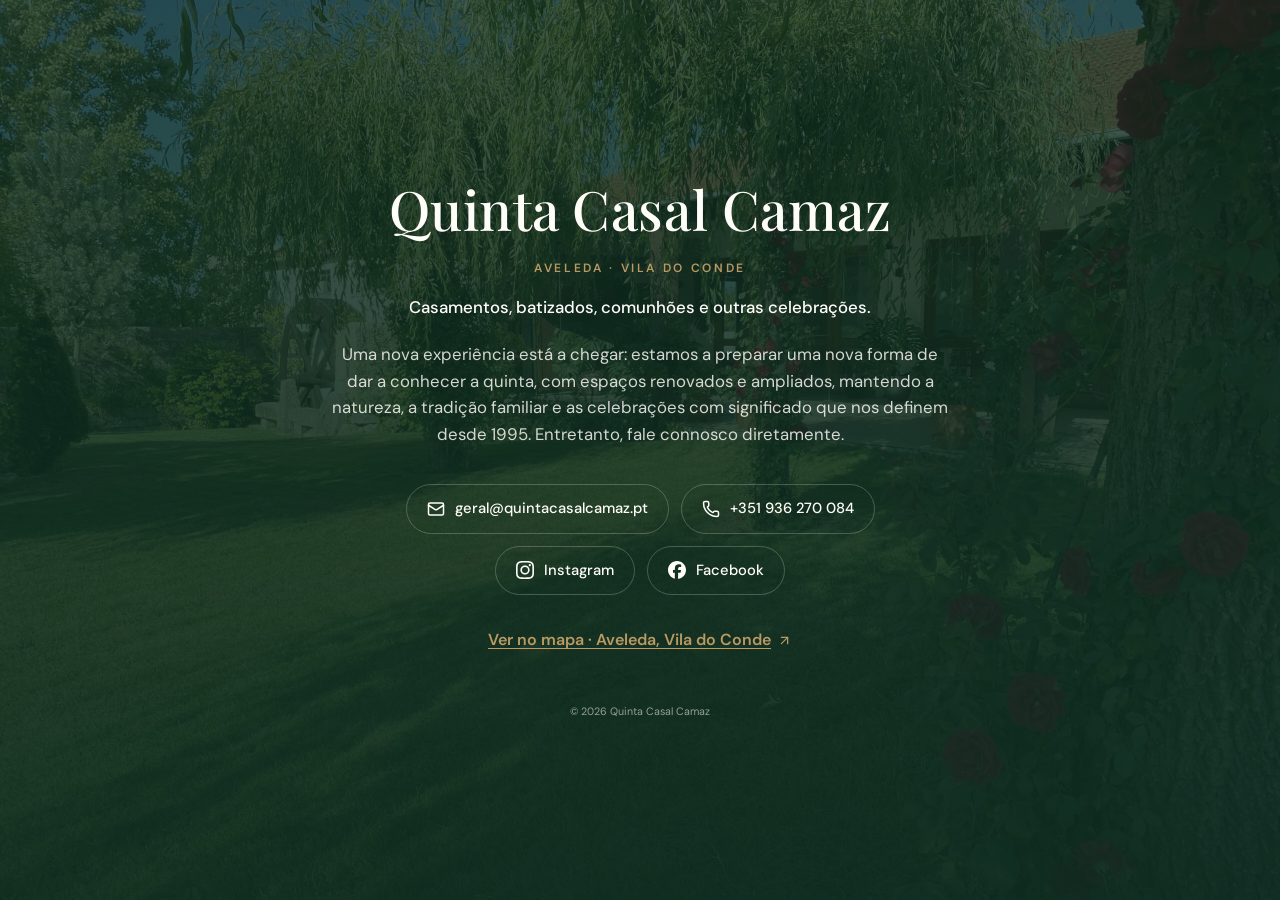
<file: coming-soon/index.html>
<!doctype html>
<html lang="pt-PT">
<head>
  <meta charset="utf-8" />
  <meta name="viewport" content="width=device-width, initial-scale=1" />
  <meta name="description" content="Quinta para casamentos, batizados, comunhões, aniversários e eventos de empresa em Aveleda, Vila do Conde, junto ao Porto. Desde 1995." />
  <meta name="theme-color" content="#173d2d" />
  <title>Quinta Casal Camaz | Eventos em Vila do Conde</title>
  <link rel="canonical" href="https://quintacasalcamaz.pt/" />
  <link rel="icon" href="assets/favicon.ico" sizes="any" />
  <link rel="icon" type="image/png" sizes="32x32" href="assets/favicon-32x32.png" />
  <link rel="icon" type="image/png" sizes="16x16" href="assets/favicon-16x16.png" />
  <link rel="apple-touch-icon" href="assets/apple-touch-icon.png" />

  <meta property="og:type" content="website" />
  <meta property="og:locale" content="pt_PT" />
  <meta property="og:site_name" content="Quinta Casal Camaz" />
  <meta property="og:url" content="https://quintacasalcamaz.pt/" />
  <meta property="og:title" content="Quinta Casal Camaz | Casamentos e Eventos em Vila do Conde" />
  <meta property="og:description" content="Uma quinta para casamentos, batizados, comunhões, aniversários e eventos de empresa em Aveleda, Vila do Conde, junto ao Porto. Natureza e tradição familiar desde 1995." />
  <meta property="og:image" content="https://quintacasalcamaz.pt/assets/og-image.jpg" />
  <meta property="og:image:width" content="1200" />
  <meta property="og:image:height" content="630" />
  <meta property="og:image:alt" content="Jardim da Quinta Casal Camaz, com relvado, roseiras e a casa ao fundo" />
  <meta name="twitter:card" content="summary_large_image" />
  <meta name="twitter:title" content="Quinta Casal Camaz | Casamentos e Eventos em Vila do Conde" />
  <meta name="twitter:description" content="Uma quinta para casamentos, batizados, comunhões, aniversários e eventos de empresa em Aveleda, Vila do Conde, junto ao Porto. Natureza e tradição familiar desde 1995." />
  <meta name="twitter:image" content="https://quintacasalcamaz.pt/assets/og-image.jpg" />

  <link rel="preconnect" href="https://fonts.googleapis.com">
  <link rel="preconnect" href="https://fonts.gstatic.com" crossorigin>
  <link href="https://fonts.googleapis.com/css2?family=DM+Sans:wght@400;500;600&family=Playfair+Display:ital,wght@0,500;0,600;1,500&display=swap" rel="stylesheet">
  <link rel="stylesheet" href="styles.css" />
  <script type="application/ld+json">
  {
    "@context": "https://schema.org",
    "@type": "EventVenue",
    "name": "Quinta Casal Camaz",
    "url": "https://quintacasalcamaz.pt/",
    "image": "https://quintacasalcamaz.pt/assets/og-image.jpg",
    "logo": "https://quintacasalcamaz.pt/assets/logo.png",
    "description": "Quinta Casal Camaz é uma quinta para casamentos, batizados, comunhões, aniversários e eventos empresariais em Aveleda, Vila do Conde, com jardins e salão, em atividade desde 1995.",
    "email": "geral@quintacasalcamaz.pt",
    "telephone": "+351936270084",
    "address": {
      "@type": "PostalAddress",
      "addressLocality": "Aveleda, Vila do Conde",
      "addressRegion": "Porto",
      "addressCountry": "PT"
    },
    "sameAs": [
      "https://www.instagram.com/quintacasalcamaz",
      "https://www.facebook.com/QuintaCasalCamaz/"
    ]
  }
  </script>
</head>
<body>
  <main class="hero">
    <img src="assets/quinta-hero.webp" alt="Jardim da Quinta Casal Camaz, com caminho ajardinado e roseira" class="hero-media" />
    <div class="hero-overlay"></div>

    <div class="hero-content">
      <!-- TODO: substituir por logótipo oficial quando disponível -->
      <h1 class="wordmark">Quinta Casal Camaz</h1>

      <p class="eyebrow">Aveleda · Vila do Conde</p>
      <p class="tagline">Casamentos, batizados, comunhões e outras celebrações.</p>
      <p class="lead">Uma nova experiência está a chegar: estamos a preparar uma nova forma de dar a conhecer a quinta, com espaços renovados e ampliados, mantendo a natureza, a tradição familiar e as celebrações com significado que nos definem desde 1995. Entretanto, fale connosco diretamente.</p>

      <ul class="contact-list">
        <li>
          <a href="mailto:geral@quintacasalcamaz.pt">
            <svg class="icon" viewBox="0 0 24 24" fill="none" stroke="currentColor" stroke-width="2" stroke-linecap="round" stroke-linejoin="round" aria-hidden="true"><path d="m22 7-8.991 5.727a2 2 0 0 1-2.009 0L2 7" /><rect x="2" y="4" width="20" height="16" rx="2" /></svg>
            <span>geral@quintacasalcamaz.pt</span>
          </a>
        </li>
        <li>
          <a href="tel:+351936270084">
            <svg class="icon" viewBox="0 0 24 24" fill="none" stroke="currentColor" stroke-width="2" stroke-linecap="round" stroke-linejoin="round" aria-hidden="true"><path d="M13.832 16.568a1 1 0 0 0 1.213-.303l.355-.465A2 2 0 0 1 17 15h3a2 2 0 0 1 2 2v3a2 2 0 0 1-2 2A18 18 0 0 1 2 4a2 2 0 0 1 2-2h3a2 2 0 0 1 2 2v3a2 2 0 0 1-.8 1.6l-.468.351a1 1 0 0 0-.292 1.233 14 14 0 0 0 6.392 6.384" /></svg>
            <span>+351 936 270 084</span>
          </a>
        </li>
        <li>
          <a href="https://www.instagram.com/quintacasalcamaz" target="_blank" rel="noopener">
            <svg class="icon" viewBox="0 0 24 24" fill="currentColor" aria-hidden="true"><path d="M7.0301.084c-1.2768.0602-2.1487.264-2.911.5634-.7888.3075-1.4575.72-2.1228 1.3877-.6652.6677-1.075 1.3368-1.3802 2.127-.2954.7638-.4956 1.6365-.552 2.914-.0564 1.2775-.0689 1.6882-.0626 4.947.0062 3.2586.0206 3.6671.0825 4.9473.061 1.2765.264 2.1482.5635 2.9107.308.7889.72 1.4573 1.388 2.1228.6679.6655 1.3365 1.0743 2.1285 1.38.7632.295 1.6361.4961 2.9134.552 1.2773.056 1.6884.069 4.9462.0627 3.2578-.0062 3.668-.0207 4.9478-.0814 1.28-.0607 2.147-.2652 2.9098-.5633.7889-.3086 1.4578-.72 2.1228-1.3881.665-.6682 1.0745-1.3378 1.3795-2.1284.2957-.7632.4966-1.636.552-2.9124.056-1.2809.0692-1.6898.063-4.948-.0063-3.2583-.021-3.6668-.0817-4.9465-.0607-1.2797-.264-2.1487-.5633-2.9117-.3084-.7889-.72-1.4568-1.3876-2.1228C21.2982 1.33 20.628.9208 19.8378.6165 19.074.321 18.2017.1197 16.9244.0645 15.6471.0093 15.236-.005 11.977.0014 8.718.0076 8.31.0215 7.0301.0839m.1402 21.6932c-1.17-.0509-1.8053-.2453-2.2287-.408-.5606-.216-.96-.4771-1.3819-.895-.422-.4178-.6811-.8186-.9-1.378-.1644-.4234-.3624-1.058-.4171-2.228-.0595-1.2645-.072-1.6442-.079-4.848-.007-3.2037.0053-3.583.0607-4.848.05-1.169.2456-1.805.408-2.2282.216-.5613.4762-.96.895-1.3816.4188-.4217.8184-.6814 1.3783-.9003.423-.1651 1.0575-.3614 2.227-.4171 1.2655-.06 1.6447-.072 4.848-.079 3.2033-.007 3.5835.005 4.8495.0608 1.169.0508 1.8053.2445 2.228.408.5608.216.96.4754 1.3816.895.4217.4194.6816.8176.9005 1.3787.1653.4217.3617 1.056.4169 2.2263.0602 1.2655.0739 1.645.0796 4.848.0058 3.203-.0055 3.5834-.061 4.848-.051 1.17-.245 1.8055-.408 2.2294-.216.5604-.4763.96-.8954 1.3814-.419.4215-.8181.6811-1.3783.9-.4224.1649-1.0577.3617-2.2262.4174-1.2656.0595-1.6448.072-4.8493.079-3.2045.007-3.5825-.006-4.848-.0608M16.953 5.5864A1.44 1.44 0 1 0 18.39 4.144a1.44 1.44 0 0 0-1.437 1.4424M5.8385 12.012c.0067 3.4032 2.7706 6.1557 6.173 6.1493 3.4026-.0065 6.157-2.7701 6.1506-6.1733-.0065-3.4032-2.771-6.1565-6.174-6.1498-3.403.0067-6.156 2.771-6.1496 6.1738M8 12.0077a4 4 0 1 1 4.008 3.9921A3.9996 3.9996 0 0 1 8 12.0077" /></svg>
            <span>Instagram</span>
          </a>
        </li>
        <li>
          <a href="https://www.facebook.com/QuintaCasalCamaz/?locale=pt_PT" target="_blank" rel="noopener">
            <svg class="icon" viewBox="0 0 24 24" fill="currentColor" aria-hidden="true"><path d="M9.101 23.691v-7.98H6.627v-3.667h2.474v-1.58c0-4.085 1.848-5.978 5.858-5.978.401 0 .955.042 1.468.103a8.68 8.68 0 0 1 1.141.195v3.325a8.623 8.623 0 0 0-.653-.036 26.805 26.805 0 0 0-.733-.009c-.707 0-1.259.096-1.675.309a1.686 1.686 0 0 0-.679.622c-.258.42-.374.995-.374 1.752v1.297h3.919l-.386 2.103-.287 1.564h-3.246v8.245C19.396 23.238 24 18.179 24 12.044c0-6.627-5.373-12-12-12s-12 5.373-12 12c0 5.628 3.874 10.35 9.101 11.647Z" /></svg>
            <span>Facebook</span>
          </a>
        </li>
      </ul>

      <a class="map-link" target="_blank" rel="noopener" href="https://maps.app.goo.gl/dQPFgFpDSRGMNiAZ8">
        <span>Ver no mapa · Aveleda, Vila do Conde</span>
        <svg class="icon" viewBox="0 0 24 24" fill="none" stroke="currentColor" stroke-width="2" stroke-linecap="round" stroke-linejoin="round" aria-hidden="true"><path d="M7 7h10v10" /><path d="M7 17 17 7" /></svg>
      </a>
    </div>

    <footer>
      <small>© <span id="year"></span> Quinta Casal Camaz</small>
    </footer>
  </main>

  <script>
    document.getElementById('year').textContent = new Date().getFullYear();
  </script>
</body>
</html>
</file>
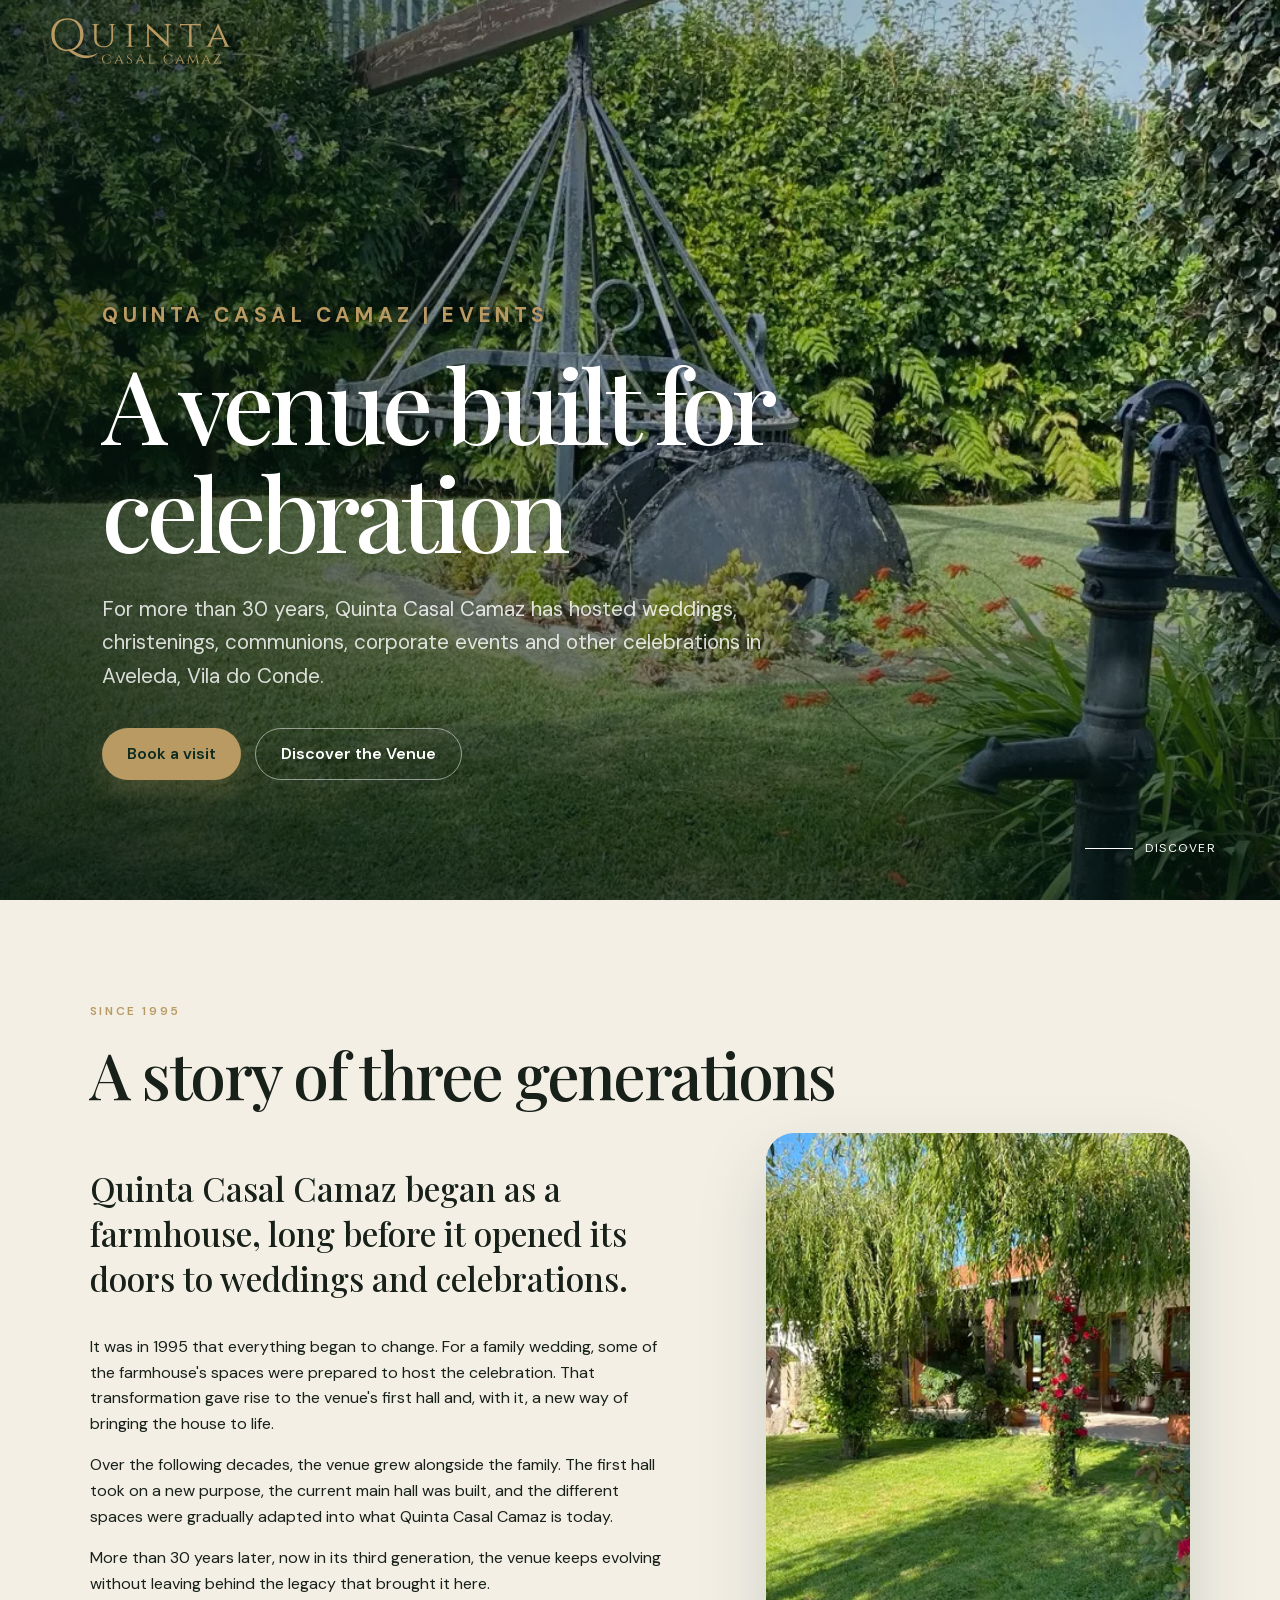
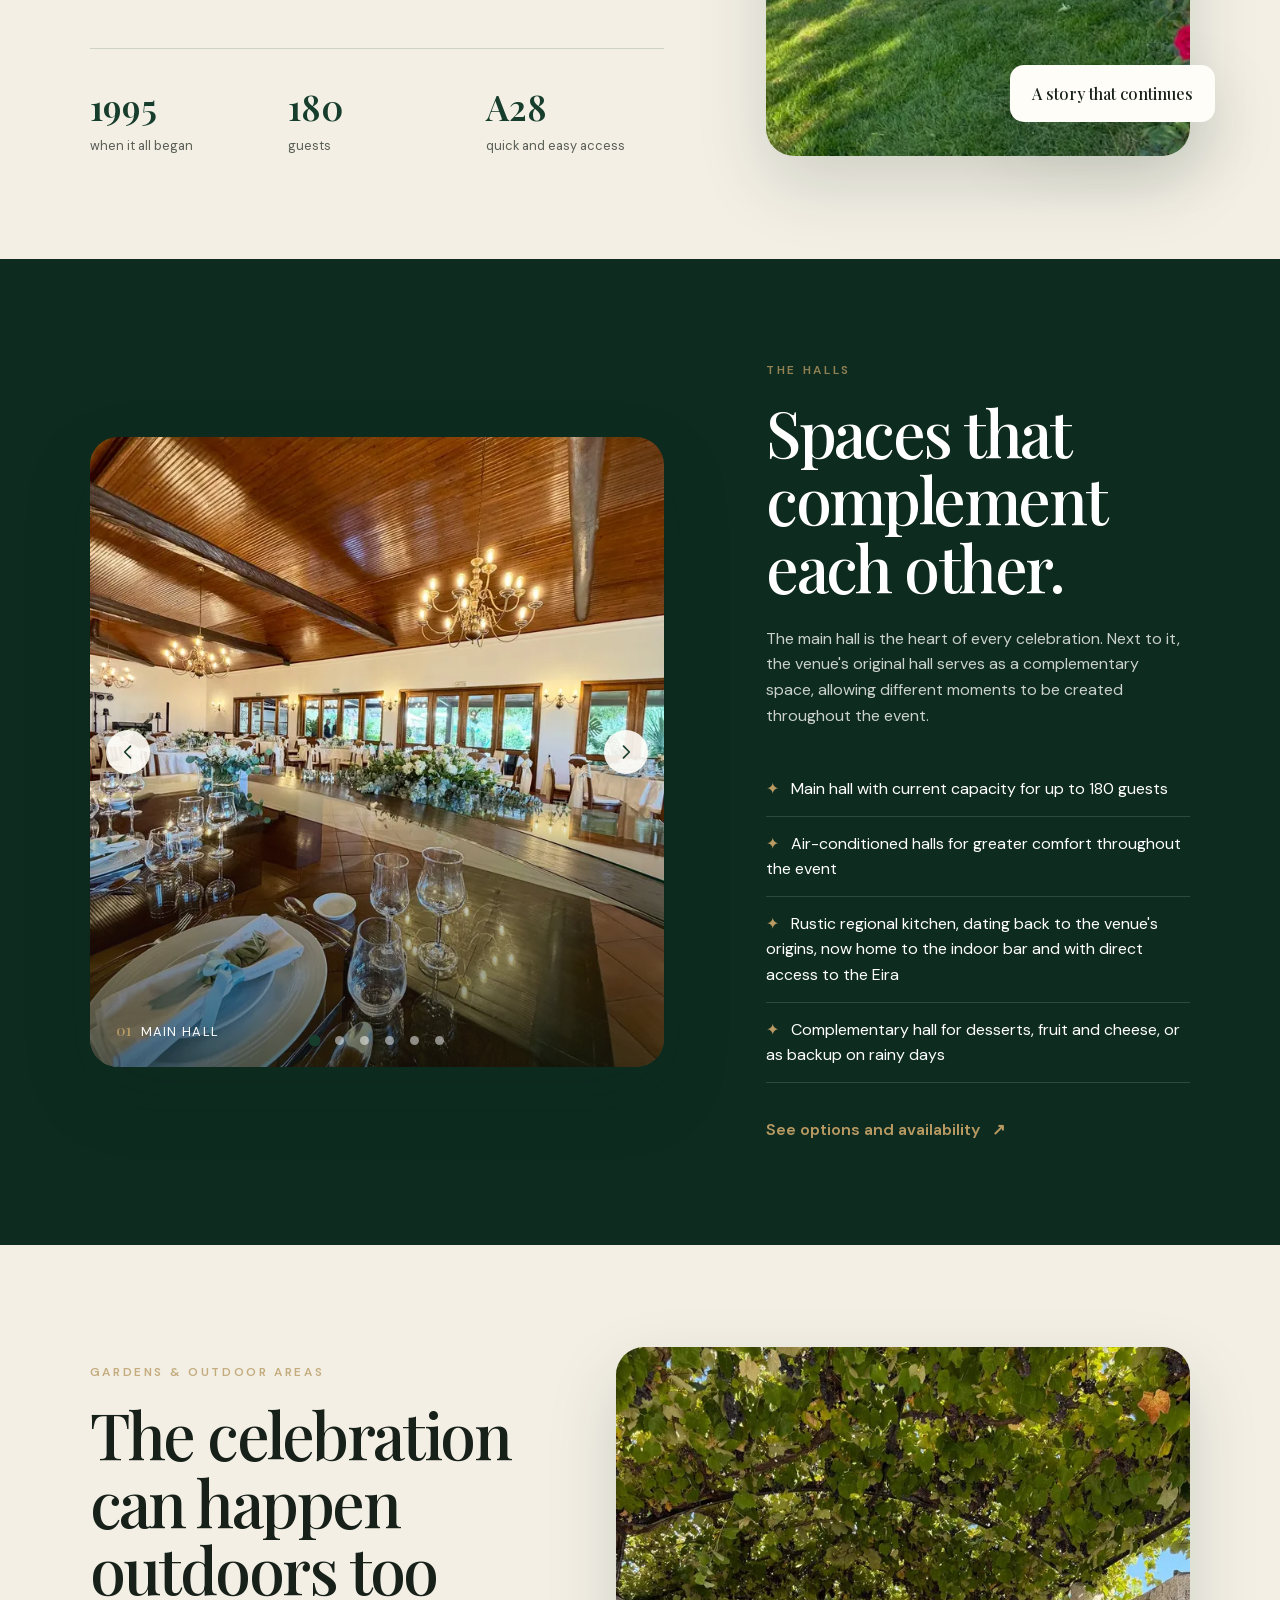
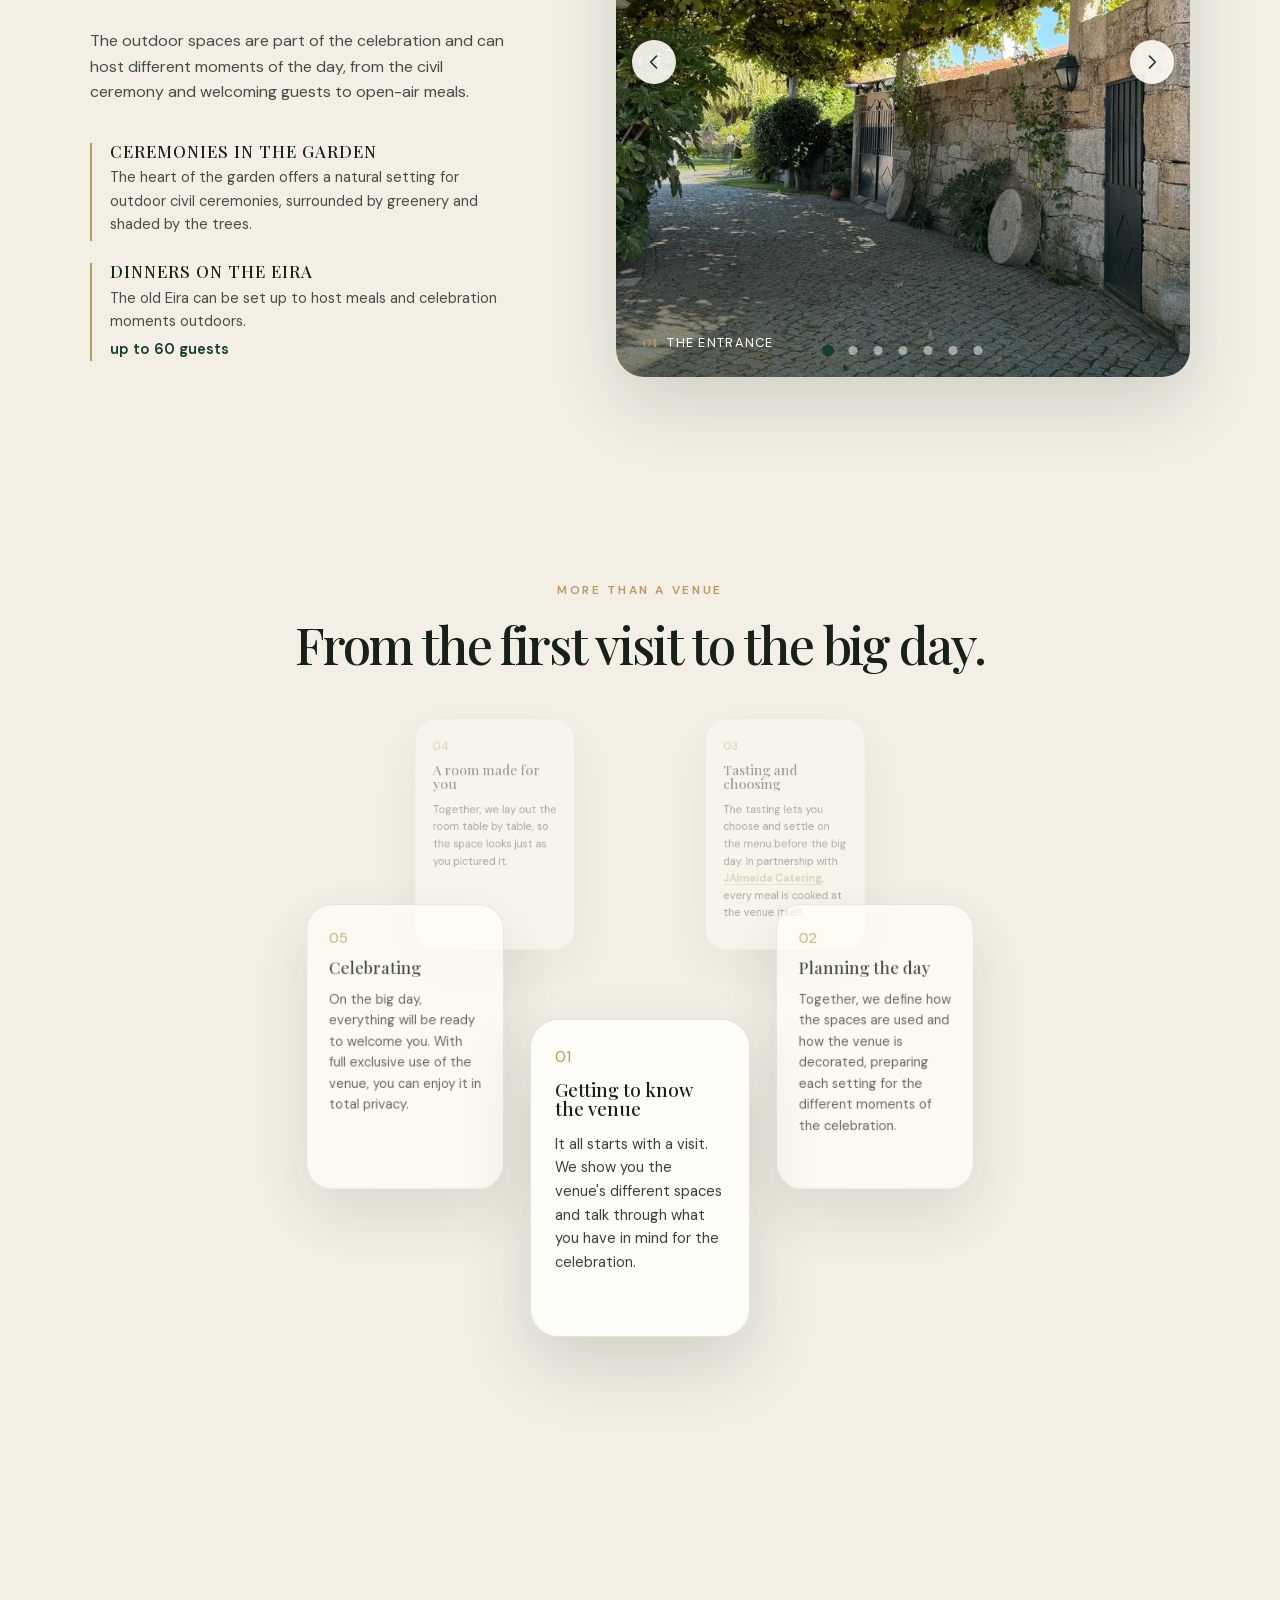
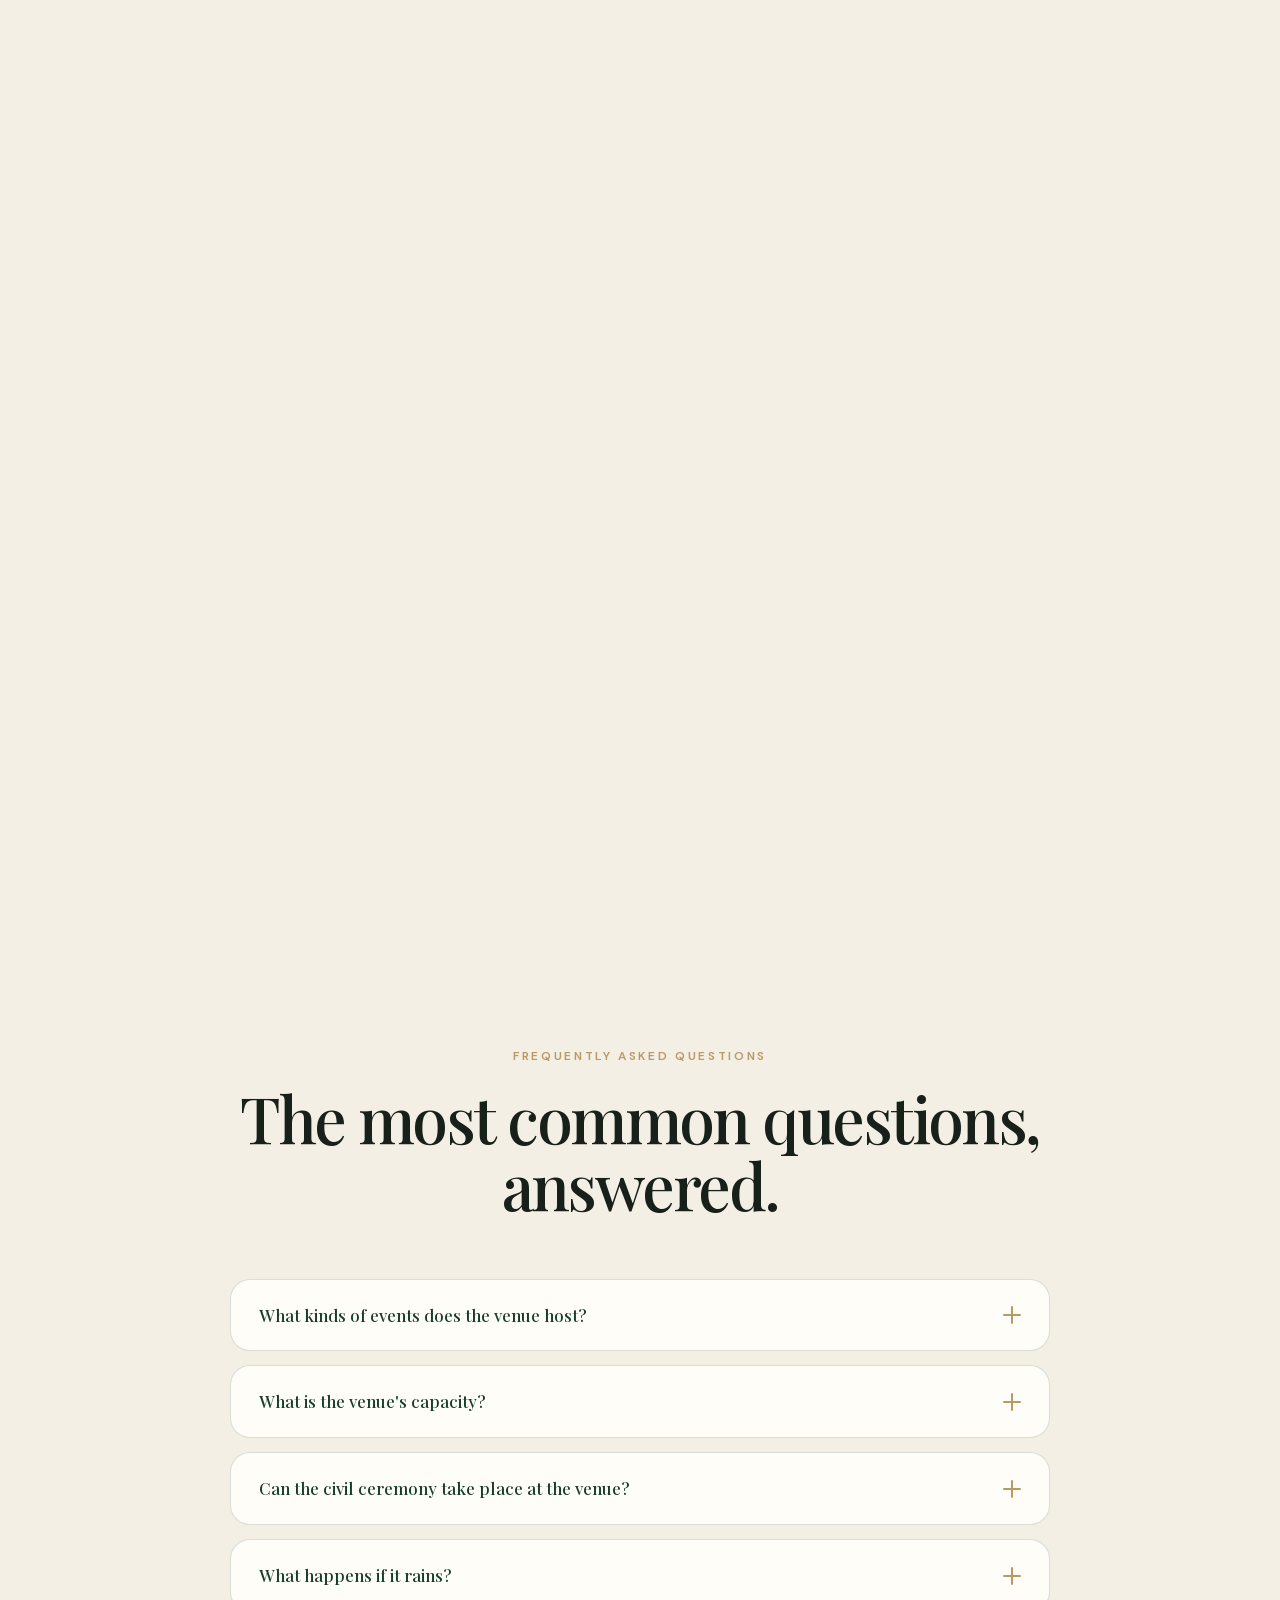
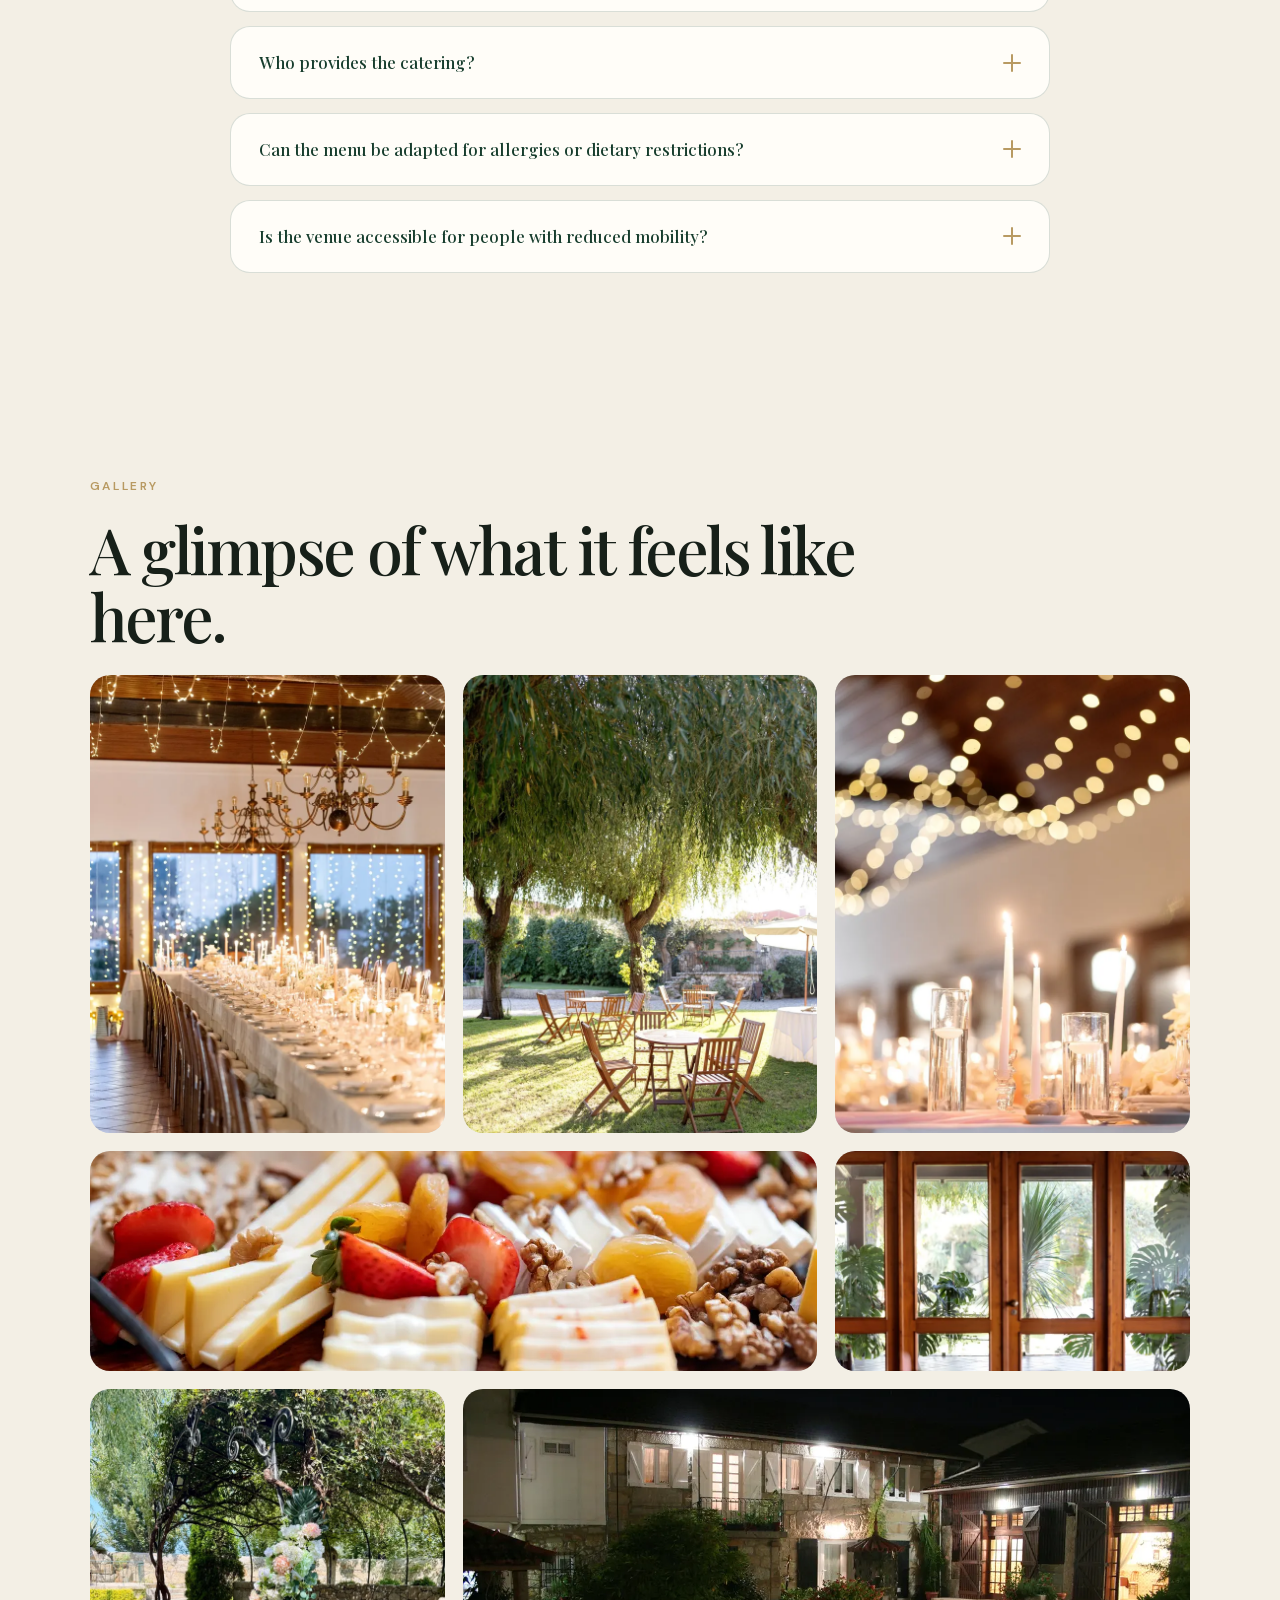
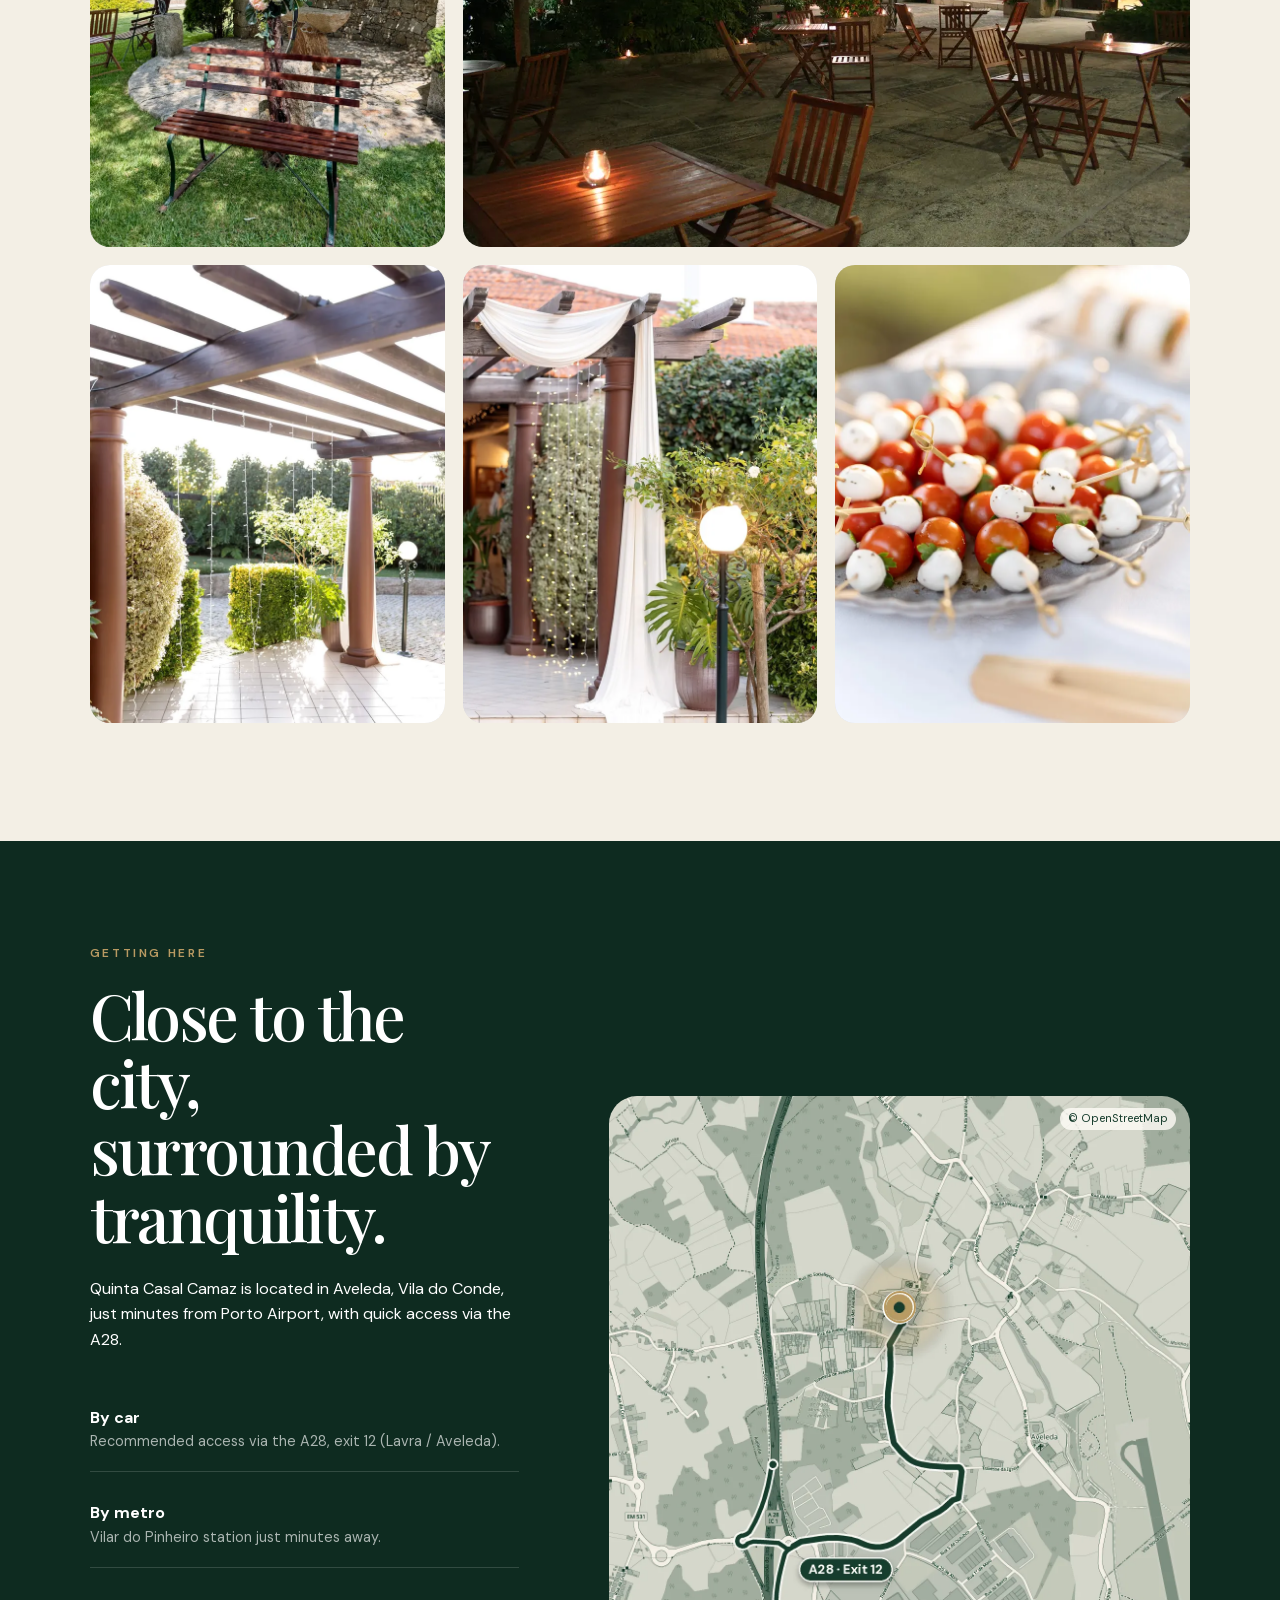
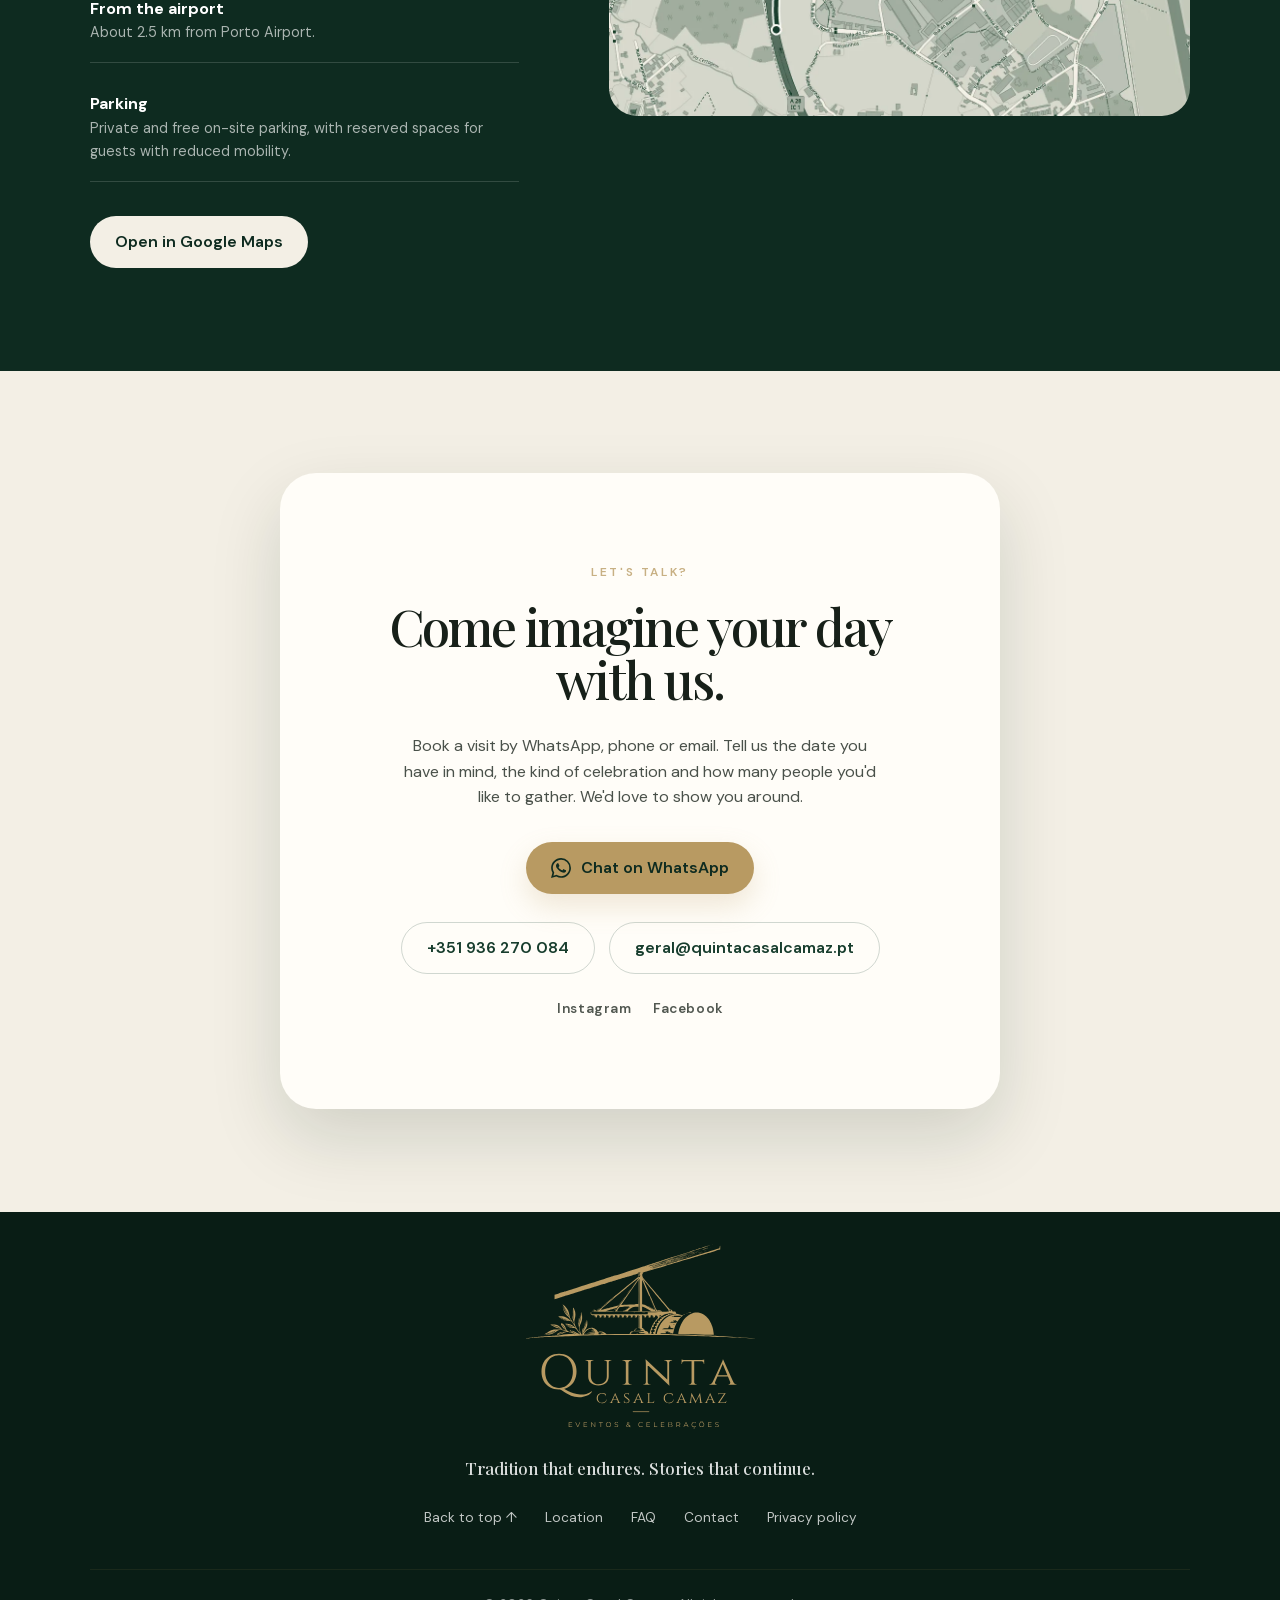
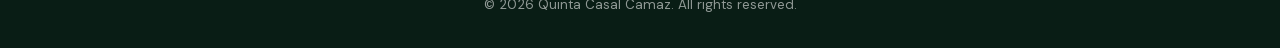
<file: en/index.html>
<!doctype html>
<html lang="en">
	<head>
		<meta charset="utf-8" />
		<meta name="viewport" content="width=device-width, initial-scale=1" />
		<meta
			name="description"
			content="Venue for weddings, christenings, communions and corporate events in Aveleda, Vila do Conde, near Porto, Portugal. Hosting celebrations since 1995."
		/>
		<meta name="keywords" content="wedding venue Vila do Conde, event venue Portugal, weddings near Porto, events Vila do Conde" />
		<meta name="theme-color" content="#0e2b20" />
		<title>Quinta Casal Camaz | Weddings &amp; Events in Aveleda, Vila do Conde</title>
		<link rel="canonical" href="https://quintacasalcamaz.pt/en/" />
		<link rel="icon" href="../assets/favicon.ico?v=3" sizes="any" />
		<link rel="icon" type="image/png" sizes="32x32" href="../assets/favicon-32x32.png?v=3" />
		<link rel="icon" type="image/png" sizes="16x16" href="../assets/favicon-16x16.png?v=3" />
		<link rel="apple-touch-icon" href="../assets/apple-touch-icon.png?v=2" />
		<link rel="alternate" hreflang="pt-PT" href="https://quintacasalcamaz.pt/" />
		<link rel="alternate" hreflang="en" href="https://quintacasalcamaz.pt/en/" />
		<link rel="alternate" hreflang="x-default" href="https://quintacasalcamaz.pt/" />

		<meta property="og:type" content="website" />
		<meta property="og:locale" content="en_US" />
		<meta property="og:locale:alternate" content="pt_PT" />
		<meta property="og:site_name" content="Quinta Casal Camaz" />
		<meta property="og:url" content="https://quintacasalcamaz.pt/en/" />
		<meta property="og:title" content="Quinta Casal Camaz | Weddings &amp; Events in Aveleda, Vila do Conde" />
		<meta
			property="og:description"
			content="Venue for weddings, christenings, communions and corporate events in Aveleda, Vila do Conde, near Porto, Portugal. Hosting celebrations since 1995."
		/>
		<meta property="og:image" content="https://quintacasalcamaz.pt/assets/og-image.jpg?v=2" />
		<meta property="og:image:width" content="1200" />
		<meta property="og:image:height" content="630" />
		<meta property="og:image:alt" content="Quinta Casal Camaz logo, events and celebrations" />
		<meta name="twitter:card" content="summary_large_image" />
		<meta name="twitter:title" content="Quinta Casal Camaz | Weddings &amp; Events in Aveleda, Vila do Conde" />
		<meta
			name="twitter:description"
			content="Venue for weddings, christenings, communions and corporate events in Aveleda, Vila do Conde, near Porto, Portugal."
		/>
		<meta name="twitter:image" content="https://quintacasalcamaz.pt/assets/og-image.jpg?v=2" />

		<link rel="preload" href="../assets/fonts/playfair-display-latin.woff2" as="font" type="font/woff2" crossorigin />
		<link rel="preload" href="../assets/fonts/dm-sans-latin.woff2" as="font" type="font/woff2" crossorigin />
		<link rel="stylesheet" href="../styles.css?v=20261104h" />
		<script type="application/ld+json">
			{
				"@context": "https://schema.org",
				"@type": "EventVenue",
				"name": "Quinta Casal Camaz",
				"url": "https://quintacasalcamaz.pt/en/",
				"image": "https://quintacasalcamaz.pt/assets/gardens/engenho.jpeg",
				"logo": "https://quintacasalcamaz.pt/assets/brand/logo-light.png",
				"description": "Venue for weddings, christenings, communions and corporate events in Aveleda, Vila do Conde, near Porto, Portugal. Hosting celebrations since 1995.",
				"telephone": "+351936270084",
				"email": "geral@quintacasalcamaz.pt",
				"maximumAttendeeCapacity": 180,
				"foundingDate": "1995",
				"address": {
					"@type": "PostalAddress",
					"streetAddress": "Rua de Aveleda 602",
					"postalCode": "4485-017",
					"addressLocality": "Aveleda",
					"addressRegion": "Vila do Conde",
					"addressCountry": "PT"
				},
				"geo": {
					"@type": "GeoCoordinates",
					"latitude": 41.26764,
					"longitude": -8.69596
				},
				"hasMap": "https://www.google.com/maps/search/?api=1&query=41.26764,-8.69596",
				"amenityFeature": [
					{
						"@type": "LocationFeatureSpecification",
						"name": "Free private parking",
						"value": true
					},
					{
						"@type": "LocationFeatureSpecification",
						"name": "Adapted parking for people with reduced mobility",
						"value": true
					},
					{
						"@type": "LocationFeatureSpecification",
						"name": "Accessible access for people with reduced mobility",
						"value": true
					},
					{
						"@type": "LocationFeatureSpecification",
						"name": "Accessible restrooms",
						"value": true
					},
					{
						"@type": "LocationFeatureSpecification",
						"name": "Baby changing station",
						"value": true
					},
					{
						"@type": "LocationFeatureSpecification",
						"name": "Air-conditioned halls",
						"value": true
					},
					{
						"@type": "LocationFeatureSpecification",
						"name": "Garden for civil ceremonies",
						"value": true
					},
					{
						"@type": "LocationFeatureSpecification",
						"name": "Outdoor dining",
						"value": true
					}
				],
				"keywords": ["wedding venue Vila do Conde", "event venue Portugal", "weddings near Porto", "events Vila do Conde"],
				"sameAs": ["https://www.instagram.com/quintacasalcamaz", "https://www.facebook.com/QuintaCasalCamaz/"]
			}
		</script>
		<script type="application/ld+json">
			{
				"@context": "https://schema.org",
				"@type": "FAQPage",
				"mainEntity": [
					{
						"@type": "Question",
						"name": "What kinds of events does the venue host?",
						"acceptedAnswer": {
							"@type": "Answer",
							"text": "As well as weddings, Quinta Casal Camaz hosts christenings, first communions, birthdays, family celebrations and corporate events."
						}
					},
					{
						"@type": "Question",
						"name": "What is the venue's capacity?",
						"acceptedAnswer": {
							"@type": "Answer",
							"text": "The main hall can host up to 180 guests. The venue hosts events for groups of more than 30 people."
						}
					},
					{
						"@type": "Question",
						"name": "Can the civil ceremony take place at the venue?",
						"acceptedAnswer": {
							"@type": "Answer",
							"text": "Yes. The garden can be set up to host outdoor civil ceremonies, in a space surrounded by greenery and natural tree shade."
						}
					},
					{
						"@type": "Question",
						"name": "What happens if it rains?",
						"acceptedAnswer": {
							"@type": "Answer",
							"text": "The venue has different covered spaces that allow the celebration's various moments to be adapted on rainy days. The complementary hall can host the aperitifs, while the fully covered porch and the indoor bar, located in the venue's old regional kitchen, offer other spaces to welcome guests."
						}
					},
					{
						"@type": "Question",
						"name": "Who provides the catering?",
						"acceptedAnswer": {
							"@type": "Answer",
							"text": "The venue works exclusively with JAlmeida Catering, who prepare all the food on site at the venue."
						}
					},
					{
						"@type": "Question",
						"name": "Can the menu be adapted for allergies or dietary restrictions?",
						"acceptedAnswer": {
							"@type": "Answer",
							"text": "Yes. Guests' allergies, intolerances and other dietary needs, such as vegetarian, vegan, gluten-free options or a children's menu, can be shared in advance, to be taken into account when preparing the menu."
						}
					},
					{
						"@type": "Question",
						"name": "Is the venue accessible for people with reduced mobility?",
						"acceptedAnswer": {
							"@type": "Answer",
							"text": "Yes. The venue has accessible access for people with reduced mobility, accessible restrooms, a baby changing station and adapted parking close to the entrances."
						}
					}
				]
			}
		</script>
	</head>
	<body>
		<header class="site-header" id="topo">
			<a class="brand" href="#topo" aria-label="Quinta Casal Camaz — home">
				<img class="brand-logo" src="../assets/brand/wordmark-dark.svg" alt="" width="562" height="144" />
			</a>
			<button class="menu-toggle" aria-expanded="false" aria-controls="main-nav" aria-label="Open navigation">
				<span></span>
				<span></span>
				<span></span>
			</button>
			<nav id="main-nav" aria-label="Main navigation">
				<a href="#quinta">The Venue</a>
				<a href="#saloes">Halls</a>
				<a href="#jardins">Gardens</a>
				<a href="#galeria">Gallery</a>
				<a href="#chegar">Getting here</a>
				<a class="nav-cta" href="#contactos">Request a visit</a>
				<a class="lang-switch" href="../" hreflang="pt-PT" lang="pt-PT">PT</a>
			</nav>
		</header>

		<main>
			<section class="hero panel" aria-labelledby="hero-title">
				<picture>
					<source media="(max-width: 680px) and (orientation: portrait)" srcset="../assets/gardens/engenho-mobile.webp" type="image/webp" />
					<source srcset="../assets/gardens/engenho-720.webp 720w, ../assets/gardens/engenho-1080.webp 1080w, ../assets/gardens/engenho.webp 1800w" sizes="100vw" type="image/webp" />
					<img
						src="../assets/gardens/engenho.jpeg"
						width="1800"
						height="1350"
						alt="View of Quinta Casal Camaz surrounded by nature"
						class="hero-media"
						fetchpriority="high"
					/>
				</picture>
				<div class="hero-overlay"></div>
				<div class="hero-copy">
					<p class="eyebrow">Quinta Casal Camaz | Events</p>
					<h1 id="hero-title">A venue built for celebration</h1>
					<p class="hero-lead">
						For more than 30 years, Quinta Casal Camaz has hosted weddings, christenings, communions, corporate events and other celebrations in
						Aveleda, Vila do Conde.
					</p>
					<div class="hero-actions">
						<a class="button button-primary" href="#contactos">Book a visit</a>
						<a class="button button-ghost" href="#quinta">Discover the Venue</a>
						<a class="tour-link" href="tour/">
							<span class="tour-link-ring"><img src="../assets/tour/thumb.webp" width="64" height="64" alt="" loading="lazy" /></span>
							<span class="tour-link-text">1&#8209;minute tour</span>
						</a>
					</div>
				</div>
				<a class="scroll-cue" href="#quinta" aria-label="Continue to the next section">
					<span class="scroll-cue-line"></span>
					<span class="scroll-cue-text">Discover</span>
					<span class="scroll-cue-arrow" aria-hidden="true">↓</span>
				</a>
			</section>

			<section class="intro section" id="quinta">
				<div class="section-heading reveal">
					<p class="eyebrow">Since 1995</p>
					<h2>A story of three generations</h2>
				</div>
				<div class="intro-grid">
					<div class="intro-copy reveal">
						<p class="lead">Quinta Casal Camaz began as a farmhouse, long before it opened its doors to weddings and celebrations.</p>
						<p>
							It was in 1995 that everything began to change. For a family wedding, some of the farmhouse's spaces were prepared to host the
							celebration. That transformation gave rise to the venue's first hall and, with it, a new way of bringing the house to life.
						</p>
						<p>
							Over the following decades, the venue grew alongside the family. The first hall took on a new purpose, the current main hall was built,
							and the different spaces were gradually adapted into what Quinta Casal Camaz is today.
						</p>
						<p>More than 30 years later, now in its third generation, the venue keeps evolving without leaving behind the legacy that brought it here.</p>
						<div class="stats" aria-label="Venue highlights">
							<div>
								<strong>1995</strong>
								<span>when it all began</span>
							</div>
							<div>
								<strong>180</strong>
								<span>guests</span>
							</div>
							<div>
								<strong>A28</strong>
								<span>quick and easy access</span>
							</div>
						</div>
					</div>
					<figure class="portrait-card reveal">
						<picture>
							<source srcset="../assets/gardens/garden_02-720.webp 720w, ../assets/gardens/garden_02-1080.webp 1080w, ../assets/gardens/garden_02.webp 1800w" sizes="(max-width: 980px) calc(100vw - 44px), 34vw" type="image/webp" />
							<img src="../assets/gardens/garden_02.jpeg" alt="Exterior detail of Quinta Casal Camaz" loading="lazy" />
						</picture>
						<figcaption>A story that continues</figcaption>
					</figure>
				</div>
			</section>

			<section class="feature section dark-section" id="saloes">
				<div class="feature-visual image-carousel reveal" data-carousel>
					<div class="carousel-track">
						<picture>
							<source srcset="../assets/hall/hall_06-720.webp 720w, ../assets/hall/hall_06-1080.webp 1080w, ../assets/hall/hall_06.webp 1350w" sizes="(max-width: 980px) calc(100vw - 44px), 45vw" type="image/webp" />
							<img
								src="../assets/hall/hall_06.jpg"
								width="1350"
								height="1800"
								alt="Table decorated with flowers in the main hall, with the guest tables behind"
								loading="lazy"
								class="is-active"
								data-caption="Main Hall"
							/>
						</picture>
						<picture>
							<source srcset="../assets/hall/hall_03-720.webp 720w, ../assets/hall/hall_03-1080.webp 1080w, ../assets/hall/hall_03.webp 1350w" sizes="(max-width: 980px) calc(100vw - 44px), 45vw" type="image/webp" />
							<img
								src="../assets/hall/hall_03.jpg"
								width="1350"
								height="1800"
								alt="Windows overlooking the outdoors in the main hall"
								loading="lazy"
								data-caption="Main Hall"
							/>
						</picture>
						<picture>
							<source srcset="../assets/regional_kitchen/regional_kitchen_01-720.webp 720w, ../assets/regional_kitchen/regional_kitchen_01-1080.webp 1080w, ../assets/regional_kitchen/regional_kitchen_01.webp 1350w" sizes="(max-width: 980px) calc(100vw - 44px), 45vw" type="image/webp" />
							<img
								src="../assets/regional_kitchen/regional_kitchen_01.JPG"
								width="1350"
								height="1800"
								alt="Regional kitchen of the venue"
								loading="lazy"
								data-caption="Regional Kitchen"
							/>
						</picture>
						<picture>
							<source srcset="../assets/regional_kitchen/regional_kitchen_02-720.webp 720w, ../assets/regional_kitchen/regional_kitchen_02-1080.webp 1080w, ../assets/regional_kitchen/regional_kitchen_02.webp 1350w" sizes="(max-width: 980px) calc(100vw - 44px), 45vw" type="image/webp" />
							<img
								src="../assets/regional_kitchen/regional_kitchen_02.jpg"
								width="1350"
								height="1800"
								alt="Regional kitchen of the venue"
								loading="lazy"
								data-caption="Regional Kitchen"
							/>
						</picture>
						<picture>
							<source srcset="../assets/regional_kitchen/inside_bar_01-720.webp 720w, ../assets/regional_kitchen/inside_bar_01-1080.webp 1080w, ../assets/regional_kitchen/inside_bar_01.webp 1350w" sizes="(max-width: 980px) calc(100vw - 44px), 45vw" type="image/webp" />
							<img
								src="../assets/regional_kitchen/inside_bar_01.JPG"
								width="1350"
								height="1800"
								alt="Indoor bar in the Regional Kitchen"
								loading="lazy"
								data-caption="Indoor Bar"
							/>
						</picture>
						<picture>
							<source srcset="../assets/hall/small_hall_04-720.webp 720w, ../assets/hall/small_hall_04-1080.webp 1080w, ../assets/hall/small_hall_04.webp 1800w" sizes="(max-width: 980px) 170vw, 60vw" type="image/webp" />
							<img
								src="../assets/hall/small_hall_04.jpg"
								width="1800"
								height="1350"
								alt="Complementary hall with round tables set for an event"
								loading="lazy"
								data-caption="Complementary Hall"
							/>
						</picture>
					</div>
					<button type="button" class="carousel-arrow carousel-arrow-prev" aria-label="Previous photo"><svg viewBox="0 0 24 24" width="20" height="20" aria-hidden="true" focusable="false"><path d="M15 5l-7 7 7 7" fill="none" stroke="currentColor" stroke-width="2" stroke-linecap="round" stroke-linejoin="round" /></svg></button>
					<button type="button" class="carousel-arrow carousel-arrow-next" aria-label="Next photo"><svg viewBox="0 0 24 24" width="20" height="20" aria-hidden="true" focusable="false"><path d="M9 5l7 7-7 7" fill="none" stroke="currentColor" stroke-width="2" stroke-linecap="round" stroke-linejoin="round" /></svg></button>
					<div class="carousel-caption">
						<span class="carousel-caption-index">01</span>
						<span class="carousel-caption-text">Main Hall</span>
					</div>
					<div class="carousel-dots" role="tablist" aria-label="Photos of the halls">
						<button type="button" class="is-active" aria-label="Photo 1" aria-selected="true"></button>
						<button type="button" aria-label="Photo 2" aria-selected="false"></button>
						<button type="button" aria-label="Photo 3" aria-selected="false"></button>
						<button type="button" aria-label="Photo 4" aria-selected="false"></button>
						<button type="button" aria-label="Photo 5" aria-selected="false"></button>
						<button type="button" aria-label="Photo 6" aria-selected="false"></button>
					</div>
				</div>
				<div class="feature-copy reveal">
					<p class="eyebrow">The Halls</p>
					<h2>Spaces that complement each other.</h2>
					<p>
						The main hall is the heart of every celebration. Next to it, the venue's original hall serves as
						a complementary space, allowing different moments to be created throughout the event.
					</p>
					<ul class="feature-list">
						<li>Main hall with current capacity for up to 180 guests</li>
						<li>Air-conditioned halls for greater comfort throughout the event</li>
						<li>Rustic regional kitchen, dating back to the venue's origins, now home to the indoor bar and with direct access to the Eira</li>
						<li>Complementary hall for desserts, fruit and cheese, or as backup on rainy days</li>
					</ul>
					<a class="text-link" href="#contactos">
						See options and availability
						<span>↗︎</span>
					</a>
				</div>
			</section>

			<section class="feature section reverse" id="jardins">
				<div class="feature-visual image-carousel reveal" data-carousel>
					<div class="carousel-track">
						<picture>
							<source srcset="../assets/gardens/vineyard_02-720.webp 720w, ../assets/gardens/vineyard_02-1080.webp 1080w, ../assets/gardens/vineyard_02.webp 1350w" sizes="(max-width: 980px) calc(100vw - 44px), 45vw" type="image/webp" />
							<img
								src="../assets/gardens/vineyard_02.jpg"
								width="1350"
								height="1800"
								alt="Grapevine over the cobbled path, beside the venue's granite wall"
								loading="lazy"
								class="is-active"
								data-caption="The Entrance"
							/>
						</picture>
						<picture>
							<source srcset="../assets/gardens/garden_06-720.webp 720w, ../assets/gardens/garden_06-1080.webp 1080w, ../assets/gardens/garden_06.webp 1350w" sizes="(max-width: 980px) calc(100vw - 44px), 45vw" type="image/webp" />
							<img
								src="../assets/gardens/garden_06.jpg"
								width="1350"
								height="1800"
								alt="The venue's garden in the late afternoon, with willows, an iron arch and wooden chairs"
								loading="lazy"
								data-caption="The Garden"
							/>
						</picture>
						<picture>
							<source srcset="../assets/gardens/garden_01-720.webp 720w, ../assets/gardens/garden_01-1080.webp 1080w, ../assets/gardens/garden_01.webp 1350w" sizes="(max-width: 980px) calc(100vw - 44px), 45vw" type="image/webp" />
							<img
								src="../assets/gardens/garden_01.JPG"
								width="1350"
								height="1800"
								alt="Garden set up with chairs for a civil ceremony by the stone arch"
								loading="lazy"
								data-caption="Civil Ceremony"
							/>
						</picture>
						<picture>
							<source srcset="../assets/gardens/waterfall_01-720.webp 720w, ../assets/gardens/waterfall_01-1080.webp 1080w, ../assets/gardens/waterfall_01.webp 1350w" sizes="(max-width: 980px) calc(100vw - 44px), 45vw" type="image/webp" />
							<img
								src="../assets/gardens/waterfall_01.jpg"
								width="1350"
								height="1800"
								alt="Small waterfall among stones and plants, beside the venue's pond"
								loading="lazy"
								data-caption="Waterfall"
							/>
						</picture>
						<picture>
							<source srcset="../assets/gardens/garden_07-720.webp 720w, ../assets/gardens/garden_07-1080.webp 1080w, ../assets/gardens/garden_07.webp 1350w" sizes="(max-width: 980px) calc(100vw - 44px), 45vw" type="image/webp" />
							<img
								src="../assets/gardens/garden_07.jpg"
								width="1350"
								height="1800"
								alt="Veranda overlooking the venue's garden, a great spot for photos"
								loading="lazy"
								data-caption="Garden Veranda"
							/>
						</picture>
						<picture>
							<source srcset="../assets/eira/eira_01-720.webp 720w, ../assets/eira/eira_01-1080.webp 1080w, ../assets/eira/eira_01.webp 1800w" sizes="(max-width: 980px) 170vw, 60vw" type="image/webp" />
							<img
								src="../assets/eira/eira_01.jpeg"
								width="1800"
								height="1350"
								alt="The venue's Eira set up to welcome guests outdoors"
								loading="lazy"
								data-caption="The Eira"
							/>
						</picture>
						<picture>
							<source srcset="../assets/eira/eira_02-720.webp 720w, ../assets/eira/eira_02-1080.webp 1080w, ../assets/eira/eira_02.webp 1800w" sizes="(max-width: 980px) 170vw, 60vw" type="image/webp" />
							<img
								src="../assets/eira/eira_02.JPG"
								width="1800"
								height="1200"
								alt="The venue's Eira at night with lighting"
								loading="lazy"
								data-caption="The Eira at Night"
							/>
						</picture>
					</div>
					<button type="button" class="carousel-arrow carousel-arrow-prev" aria-label="Previous photo"><svg viewBox="0 0 24 24" width="20" height="20" aria-hidden="true" focusable="false"><path d="M15 5l-7 7 7 7" fill="none" stroke="currentColor" stroke-width="2" stroke-linecap="round" stroke-linejoin="round" /></svg></button>
					<button type="button" class="carousel-arrow carousel-arrow-next" aria-label="Next photo"><svg viewBox="0 0 24 24" width="20" height="20" aria-hidden="true" focusable="false"><path d="M9 5l7 7-7 7" fill="none" stroke="currentColor" stroke-width="2" stroke-linecap="round" stroke-linejoin="round" /></svg></button>
					<div class="carousel-caption">
						<span class="carousel-caption-index">01</span>
						<span class="carousel-caption-text">The Entrance</span>
					</div>
					<div class="carousel-dots" role="tablist" aria-label="Photos of the gardens and outdoor areas">
						<button type="button" class="is-active" aria-label="Photo 1" aria-selected="true"></button>
						<button type="button" aria-label="Photo 2" aria-selected="false"></button>
						<button type="button" aria-label="Photo 3" aria-selected="false"></button>
						<button type="button" aria-label="Photo 4" aria-selected="false"></button>
						<button type="button" aria-label="Photo 5" aria-selected="false"></button>
						<button type="button" aria-label="Photo 6" aria-selected="false"></button>
						<button type="button" aria-label="Photo 7" aria-selected="false"></button>
					</div>
				</div>
				<div class="feature-copy reveal">
					<p class="eyebrow">GARDENS &amp; OUTDOOR AREAS</p>
					<h2>The celebration can happen outdoors too</h2>
					<p>
						The outdoor spaces are part of the celebration and can host different moments of the day, from the civil ceremony and welcoming guests to
						open-air meals.
					</p>
					<div class="highlights">
						<div class="highlight-item">
							<h3>CEREMONIES IN THE GARDEN</h3>
							<p class="highlight-sub">
								The heart of the garden offers a natural setting for outdoor civil ceremonies, surrounded by greenery and shaded by the trees.
							</p>
						</div>
						<div class="highlight-item">
							<h3>DINNERS ON THE EIRA</h3>
							<p class="highlight-sub">The old Eira can be set up to host meals and celebration moments outdoors.</p>
							<p class="highlight-capacity">up to 60 guests</p>
						</div>
					</div>
				</div>
			</section>

			<section class="experience" id="experience-section">
				<div class="experience-stage">
					<div class="section-heading centered reveal">
						<p class="eyebrow">More than a venue</p>
						<h2>From the first visit to the big day.</h2>
					</div>
					<div class="experience-wheel" data-experience-wheel>
						<article class="experience-card">
							<span>01</span>
							<h3>Getting to know the venue</h3>
							<p>It all starts with a visit. We show you the venue's different spaces and talk through what you have in mind for the celebration.</p>
						</article>
						<article class="experience-card">
							<span>02</span>
							<h3>Planning the day</h3>
							<p>Together, we define how the spaces are used and how the venue is decorated, preparing each setting for the different moments of the celebration.</p>
						</article>
						<article class="experience-card">
							<span>03</span>
							<h3>Tasting and choosing</h3>
							<p>
								The tasting lets you choose and settle on the menu before the big day. In partnership with
								<a class="inline-link" href="https://www.casamentos.pt/catering-casamentos/jalmeida-catering--e76220" target="_blank" rel="noopener"><b>JAlmeida Catering</b></a>, every meal is cooked at the venue itself.
							</p>
						</article>
						<article class="experience-card">
							<span>04</span>
							<h3>A room made for you</h3>
							<p>Together, we lay out the room table by table, so the space looks just as you pictured it.</p>
						</article>
						<article class="experience-card">
							<span>05</span>
							<h3>Celebrating</h3>
							<p>On the big day, everything will be ready to welcome you. With full exclusive use of the venue, you can enjoy it in total privacy.</p>
						</article>
					</div>
				</div>
			</section>

			<section class="faq section" id="faq">
				<div class="section-heading centered reveal">
					<p class="eyebrow">Frequently asked questions</p>
					<h2>The most common questions, answered.</h2>
				</div>
				<div class="faq-list reveal">
					<div class="faq-item">
						<button class="faq-question" aria-expanded="false" aria-controls="faq-answer-1" id="faq-question-1">
							<span>What kinds of events does the venue host?</span>
							<span class="faq-icon" aria-hidden="true"></span>
						</button>
						<div class="faq-answer" id="faq-answer-1" role="region" aria-labelledby="faq-question-1">
							<div class="faq-answer-inner">
								<p>As well as weddings, Quinta Casal Camaz hosts christenings, first communions, birthdays, family celebrations and corporate events.</p>
							</div>
						</div>
					</div>
					<div class="faq-item">
						<button class="faq-question" aria-expanded="false" aria-controls="faq-answer-2" id="faq-question-2">
							<span>What is the venue's capacity?</span>
							<span class="faq-icon" aria-hidden="true"></span>
						</button>
						<div class="faq-answer" id="faq-answer-2" role="region" aria-labelledby="faq-question-2">
							<div class="faq-answer-inner">
								<p>The main hall can host up to 180 guests. The venue hosts events for groups of more than 30 people.</p>
							</div>
						</div>
					</div>
					<div class="faq-item">
						<button class="faq-question" aria-expanded="false" aria-controls="faq-answer-3" id="faq-question-3">
							<span>Can the civil ceremony take place at the venue?</span>
							<span class="faq-icon" aria-hidden="true"></span>
						</button>
						<div class="faq-answer" id="faq-answer-3" role="region" aria-labelledby="faq-question-3">
							<div class="faq-answer-inner">
								<p>Yes. The garden can be set up to host outdoor civil ceremonies, in a space surrounded by greenery and natural tree shade.</p>
							</div>
						</div>
					</div>
					<div class="faq-item">
						<button class="faq-question" aria-expanded="false" aria-controls="faq-answer-4" id="faq-question-4">
							<span>What happens if it rains?</span>
							<span class="faq-icon" aria-hidden="true"></span>
						</button>
						<div class="faq-answer" id="faq-answer-4" role="region" aria-labelledby="faq-question-4">
							<div class="faq-answer-inner">
								<p>
									The venue has different covered spaces that allow the celebration's various moments to be adapted on rainy days. The complementary
									hall can host the aperitifs, while the fully covered porch and the indoor bar, located in the venue's old regional kitchen, offer
									other spaces to welcome guests.
								</p>
							</div>
						</div>
					</div>
					<div class="faq-item">
						<button class="faq-question" aria-expanded="false" aria-controls="faq-answer-5" id="faq-question-5">
							<span>Who provides the catering?</span>
							<span class="faq-icon" aria-hidden="true"></span>
						</button>
						<div class="faq-answer" id="faq-answer-5" role="region" aria-labelledby="faq-question-5">
							<div class="faq-answer-inner">
								<p>The venue works exclusively with JAlmeida Catering, who prepare all the food on site at the venue.</p>
							</div>
						</div>
					</div>
					<div class="faq-item">
						<button class="faq-question" aria-expanded="false" aria-controls="faq-answer-6" id="faq-question-6">
							<span>Can the menu be adapted for allergies or dietary restrictions?</span>
							<span class="faq-icon" aria-hidden="true"></span>
						</button>
						<div class="faq-answer" id="faq-answer-6" role="region" aria-labelledby="faq-question-6">
							<div class="faq-answer-inner">
								<p>Yes. Guests' allergies, intolerances and other dietary needs, such as vegetarian, vegan, gluten-free options or a children's menu, can be shared in advance, to be taken into account when preparing the menu.</p>
							</div>
						</div>
					</div>
					<div class="faq-item">
						<button class="faq-question" aria-expanded="false" aria-controls="faq-answer-7" id="faq-question-7">
							<span>Is the venue accessible for people with reduced mobility?</span>
							<span class="faq-icon" aria-hidden="true"></span>
						</button>
						<div class="faq-answer" id="faq-answer-7" role="region" aria-labelledby="faq-question-7">
							<div class="faq-answer-inner">
								<p>Yes. The venue has accessible access for people with reduced mobility, accessible restrooms, a baby changing station and adapted parking close to the entrances.</p>
							</div>
						</div>
					</div>
				</div>
			</section>

			<section class="gallery-section section" id="galeria">
				<div class="section-heading reveal">
					<p class="eyebrow">Gallery</p>
					<h2>A glimpse of what it feels like here.</h2>
				</div>
				<div class="gallery-grid">
					<button class="gallery-item tall reveal" data-image="../assets/gallery/doubs_salao_noite.webp" data-credit="doubs" data-credit-url="https://www.doubs.pt">
						<picture>
							<source srcset="../assets/gallery/doubs_salao_noite-720.webp 720w, ../assets/gallery/doubs_salao_noite-1080.webp 1080w, ../assets/gallery/doubs_salao_noite.webp 1200w" sizes="(max-width: 680px) calc(100vw - 44px), 29vw" type="image/webp" />
							<img src="../assets/gallery/doubs_salao_noite.jpg" width="1200" height="1800" alt="The main hall at dusk, with a long banquet table lit by candles and string lights" loading="lazy" />
						</picture>
					</button>
					<button class="gallery-item tall reveal" data-image="../assets/gallery/doubs_jardim_salgueiros.webp" data-credit="doubs" data-credit-url="https://www.doubs.pt">
						<picture>
							<source srcset="../assets/gallery/doubs_jardim_salgueiros-720.webp 720w, ../assets/gallery/doubs_jardim_salgueiros-1080.webp 1080w, ../assets/gallery/doubs_jardim_salgueiros.webp 1200w" sizes="(max-width: 680px) calc(100vw - 44px), 29vw" type="image/webp" />
							<img src="../assets/gallery/doubs_jardim_salgueiros.jpg" width="1200" height="1800" alt="Wooden tables and chairs in the garden, in the shade of the willows" loading="lazy" />
						</picture>
					</button>
					<button class="gallery-item tall reveal" data-image="../assets/gallery/doubs_velas.webp" data-credit="doubs" data-credit-url="https://www.doubs.pt">
						<picture>
							<source srcset="../assets/gallery/doubs_velas-720.webp 720w, ../assets/gallery/doubs_velas-1080.webp 1080w, ../assets/gallery/doubs_velas.webp 1200w" sizes="(max-width: 680px) calc(100vw - 44px), 29vw" type="image/webp" />
							<img src="../assets/gallery/doubs_velas.jpg" width="1200" height="1800" alt="Lit candles on the table, with the ceiling lights softly blurred behind" loading="lazy" />
						</picture>
					</button>
					<button class="gallery-item wide reveal" data-image="../assets/gallery/doubs_queijos.webp" data-credit="doubs" data-credit-url="https://www.doubs.pt">
						<picture>
							<source srcset="../assets/gallery/doubs_queijos-720.webp 720w, ../assets/gallery/doubs_queijos-1080.webp 1080w, ../assets/gallery/doubs_queijos.webp 1800w" sizes="(max-width: 680px) calc(100vw - 44px), 57vw" type="image/webp" />
							<img src="../assets/gallery/doubs_queijos.jpg" width="1800" height="1200" alt="Cheese board with fresh fruit and nuts" loading="lazy" />
						</picture>
					</button>
					<button class="gallery-item reveal" data-image="../assets/gallery/doubs_janelas.webp" data-credit="doubs" data-credit-url="https://www.doubs.pt">
						<picture>
							<source srcset="../assets/gallery/doubs_janelas-720.webp 720w, ../assets/gallery/doubs_janelas-1080.webp 1080w, ../assets/gallery/doubs_janelas.webp 1800w" sizes="(max-width: 680px) calc(100vw - 44px), 29vw" type="image/webp" />
							<img src="../assets/gallery/doubs_janelas.jpg" width="1800" height="1200" alt="Wooden glazed doors, with plants and the garden outside" loading="lazy" />
						</picture>
					</button>
					<button class="gallery-item tall reveal" data-image="../assets/gardens/garden_04.webp">
						<picture>
							<source srcset="../assets/gardens/garden_04-720.webp 720w, ../assets/gardens/garden_04-1080.webp 1080w, ../assets/gardens/garden_04.webp 1350w" sizes="(max-width: 680px) calc(100vw - 44px), 29vw" type="image/webp" />
							<img src="../assets/gardens/garden_04.jpg" width="1350" height="1800" alt="Outdoor garden" loading="lazy" />
						</picture>
					</button>
					<button class="gallery-item wide tall reveal" data-image="../assets/eira/eira_03.webp">
						<picture>
							<source srcset="../assets/eira/eira_03-720.webp 720w, ../assets/eira/eira_03-1080.webp 1080w, ../assets/eira/eira_03.webp 1800w" sizes="(max-width: 680px) calc(100vw - 44px), 57vw" type="image/webp" />
							<img src="../assets/eira/eira_03.JPG" width="1800" height="1200" alt="The venue's Eira at night with lighting" loading="lazy" />
						</picture>
					</button>
					<button class="gallery-item tall reveal" data-image="../assets/gallery/doubs_pergola.webp" data-credit="doubs" data-credit-url="https://www.doubs.pt">
						<picture>
							<source srcset="../assets/gallery/doubs_pergola-720.webp 720w, ../assets/gallery/doubs_pergola-1080.webp 1080w, ../assets/gallery/doubs_pergola.webp 1200w" sizes="(max-width: 680px) calc(100vw - 44px), 29vw" type="image/webp" />
							<img src="../assets/gallery/doubs_pergola.jpg" width="1200" height="1800" alt="Wooden pergola overlooking the garden" loading="lazy" />
						</picture>
					</button>
					<button class="gallery-item tall reveal" data-image="../assets/gallery/doubs_cerimonia.webp" data-credit="doubs" data-credit-url="https://www.doubs.pt">
						<picture>
							<source srcset="../assets/gallery/doubs_cerimonia-720.webp 720w, ../assets/gallery/doubs_cerimonia-1080.webp 1080w, ../assets/gallery/doubs_cerimonia.webp 1200w" sizes="(max-width: 680px) calc(100vw - 44px), 29vw" type="image/webp" />
							<img src="../assets/gallery/doubs_cerimonia.jpg" width="1200" height="1800" alt="Pergola draped in white fabric with string lights, by the garden" loading="lazy" />
						</picture>
					</button>
					<button class="gallery-item tall reveal" data-image="../assets/gallery/doubs_aperitivos.webp" data-credit="doubs" data-credit-url="https://www.doubs.pt">
						<picture>
							<source srcset="../assets/gallery/doubs_aperitivos-720.webp 720w, ../assets/gallery/doubs_aperitivos-1080.webp 1080w, ../assets/gallery/doubs_aperitivos.webp 1200w" sizes="(max-width: 680px) calc(100vw - 44px), 29vw" type="image/webp" />
							<img src="../assets/gallery/doubs_aperitivos.jpg" width="1200" height="1800" alt="Cherry tomato and mozzarella skewers served in the garden" loading="lazy" />
						</picture>
					</button>
				</div>
			</section>

			<section class="location section dark-section" id="chegar">
				<div class="location-copy reveal">
					<p class="eyebrow">Getting here</p>
					<h2>Close to the city, surrounded by tranquility.</h2>
					<p>
						Quinta Casal Camaz is located in Aveleda, Vila do Conde, just minutes from Porto Airport, with quick access via the A28.
					</p>
					<div class="route-cards">
						<div>
							<strong>By car</strong>
							<span>Recommended access via the A28, exit 12 (Lavra / Aveleda).</span>
						</div>
						<div>
							<strong>By metro</strong>
							<span>Vilar do Pinheiro station just minutes away.</span>
						</div>
						<div>
							<strong>From the airport</strong>
							<span>About 2.5 km from Porto Airport.</span>
						</div>
						<div>
							<strong>Parking</strong>
							<span>Private and free on-site parking, with reserved spaces for guests with reduced mobility.</span>
						</div>
					</div>
					<a class="button button-light" target="_blank" rel="noopener" href="https://www.google.com/maps/search/?api=1&query=41.26764,-8.69596">
						Open in Google Maps
					</a>
				</div>
				<div class="map-wrap reveal">
					<div class="map-static">
						<picture>
							<source srcset="../assets/map/quinta-map-en.webp?v=20261015" type="image/webp" />
							<img src="../assets/map/quinta-map-en.jpg?v=20261015" width="1200" height="1300" alt="Map showing the route from exit 12 of the A28 to Quinta Casal Camaz, in Aveleda, Vila do Conde" loading="lazy" />
						</picture>
						<button class="map-pin" type="button" aria-label="Show the address of Quinta Casal Camaz" aria-expanded="false" aria-controls="map-card"></button>
						<div class="map-card" id="map-card" hidden>
							<strong>Quinta Casal Camaz</strong>
							<p>Rua de Aveleda 602<br />4485-017 Aveleda, Vila do Conde</p>
							<ul class="map-card-info">
								<li><span>By car</span>A28, exit 12 (Lavra / Aveleda)</li>
								<li><span>GPS</span>41.26764, -8.69596</li>
							</ul>
							<a href="https://www.google.com/maps/search/?api=1&query=41.26764,-8.69596" target="_blank" rel="noopener">View on Google Maps</a>
						</div>
					</div>
					<a class="map-attribution" href="https://www.openstreetmap.org/copyright" target="_blank" rel="noopener">© OpenStreetMap</a>
				</div>
			</section>

			<section class="contact section" id="contactos">
				<div class="contact-card reveal">
					<p class="eyebrow">Let's talk?</p>
					<h2>Come imagine your day with us.</h2>
					<p>Book a visit by WhatsApp, phone or email. Tell us the date you have in mind, the kind of celebration and how many people you'd like to gather. We'd love to show you around.</p>
					<div class="contact-methods">
						<a class="button button-primary button-whatsapp" href="https://wa.me/351936270084" target="_blank" rel="noopener"><svg class="whatsapp-icon" viewBox="0 0 24 24" width="20" height="20" aria-hidden="true" focusable="false"><path fill="currentColor" d="M17.472 14.382c-.297-.149-1.758-.867-2.03-.967-.273-.099-.471-.148-.67.15-.197.297-.767.966-.94 1.164-.173.199-.347.223-.644.075-.297-.15-1.255-.463-2.39-1.475-.883-.788-1.48-1.761-1.653-2.059-.173-.297-.018-.458.13-.606.134-.133.298-.347.446-.52.149-.174.198-.298.298-.497.099-.198.05-.371-.025-.52-.075-.149-.669-1.612-.916-2.207-.242-.579-.487-.5-.669-.51-.173-.008-.371-.01-.57-.01-.198 0-.52.074-.792.372-.272.297-1.04 1.016-1.04 2.479 0 1.462 1.065 2.875 1.213 3.074.149.198 2.096 3.2 5.077 4.487.709.306 1.262.489 1.694.625.712.227 1.36.195 1.871.118.571-.085 1.758-.719 2.006-1.413.248-.694.248-1.289.173-1.413-.074-.124-.272-.198-.57-.347m-5.421 7.403h-.004a9.87 9.87 0 0 1-5.031-1.378l-.361-.214-3.741.982.998-3.648-.235-.374a9.86 9.86 0 0 1-1.51-5.26c.001-5.45 4.436-9.884 9.888-9.884 2.64 0 5.122 1.03 6.988 2.898a9.825 9.825 0 0 1 2.893 6.994c-.003 5.45-4.437 9.884-9.885 9.884m8.413-18.297A11.815 11.815 0 0 0 12.05 0C5.495 0 .16 5.335.157 11.892c0 2.096.547 4.142 1.588 5.945L.057 24l6.305-1.654a11.882 11.882 0 0 0 5.683 1.448h.005c6.554 0 11.89-5.335 11.893-11.893a11.821 11.821 0 0 0-3.48-8.413Z" /></svg>Chat on WhatsApp</a>
						<a class="button button-outline" href="tel:+351936270084">+351 936 270 084</a>
						<a class="button button-outline" href="mailto:geral@quintacasalcamaz.pt">geral@quintacasalcamaz.pt</a>
					</div>
					<div class="social-links">
						<a href="https://www.instagram.com/quintacasalcamaz" target="_blank" rel="noopener">Instagram</a>
						<a href="https://www.facebook.com/QuintaCasalCamaz/" target="_blank" rel="noopener">Facebook</a>
					</div>
				</div>
			</section>
		</main>

		<a class="whatsapp-float" href="https://wa.me/351936270084" target="_blank" rel="noopener" aria-label="Chat with us on WhatsApp"><svg class="whatsapp-icon" viewBox="0 0 24 24" width="26" height="26" aria-hidden="true" focusable="false"><path fill="currentColor" d="M17.472 14.382c-.297-.149-1.758-.867-2.03-.967-.273-.099-.471-.148-.67.15-.197.297-.767.966-.94 1.164-.173.199-.347.223-.644.075-.297-.15-1.255-.463-2.39-1.475-.883-.788-1.48-1.761-1.653-2.059-.173-.297-.018-.458.13-.606.134-.133.298-.347.446-.52.149-.174.198-.298.298-.497.099-.198.05-.371-.025-.52-.075-.149-.669-1.612-.916-2.207-.242-.579-.487-.5-.669-.51-.173-.008-.371-.01-.57-.01-.198 0-.52.074-.792.372-.272.297-1.04 1.016-1.04 2.479 0 1.462 1.065 2.875 1.213 3.074.149.198 2.096 3.2 5.077 4.487.709.306 1.262.489 1.694.625.712.227 1.36.195 1.871.118.571-.085 1.758-.719 2.006-1.413.248-.694.248-1.289.173-1.413-.074-.124-.272-.198-.57-.347m-5.421 7.403h-.004a9.87 9.87 0 0 1-5.031-1.378l-.361-.214-3.741.982.998-3.648-.235-.374a9.86 9.86 0 0 1-1.51-5.26c.001-5.45 4.436-9.884 9.888-9.884 2.64 0 5.122 1.03 6.988 2.898a9.825 9.825 0 0 1 2.893 6.994c-.003 5.45-4.437 9.884-9.885 9.884m8.413-18.297A11.815 11.815 0 0 0 12.05 0C5.495 0 .16 5.335.157 11.892c0 2.096.547 4.142 1.588 5.945L.057 24l6.305-1.654a11.882 11.882 0 0 0 5.683 1.448h.005c6.554 0 11.89-5.335 11.893-11.893a11.821 11.821 0 0 0-3.48-8.413Z" /></svg></a>

		<footer>
			<div class="brand footer-brand">
				<img class="footer-logo" src="../assets/brand/logo-dark.svg?v=2" alt="Quinta Casal Camaz, events and celebrations" width="659" height="530" loading="lazy" />
			</div>
			<p>Tradition that endures. Stories that continue.</p>
			<div class="footer-links">
				<a href="#topo">Back to top ↑︎</a>
				<a href="#chegar">Location</a>
				<a href="#faq">FAQ</a>
				<a href="#contactos">Contact</a>
				<a href="privacy/">Privacy policy</a>
			</div>
			<small>
				©
				<span id="year"></span>
				Quinta Casal Camaz. All rights reserved.
			</small>
		</footer>

		<dialog class="lightbox" aria-label="Enlarged photo view">
			<button type="button" class="lightbox-close" aria-label="Close"><svg viewBox="0 0 24 24" width="18" height="18" aria-hidden="true" focusable="false"><path d="M6 6l12 12M18 6L6 18" fill="none" stroke="currentColor" stroke-width="2" stroke-linecap="round" /></svg></button>
			<button type="button" class="lightbox-arrow lightbox-prev" aria-label="Previous photo"><svg viewBox="0 0 24 24" width="20" height="20" aria-hidden="true" focusable="false"><path d="M15 5l-7 7 7 7" fill="none" stroke="currentColor" stroke-width="2" stroke-linecap="round" stroke-linejoin="round" /></svg></button>
			<button type="button" class="lightbox-arrow lightbox-next" aria-label="Next photo"><svg viewBox="0 0 24 24" width="20" height="20" aria-hidden="true" focusable="false"><path d="M9 5l7 7-7 7" fill="none" stroke="currentColor" stroke-width="2" stroke-linecap="round" stroke-linejoin="round" /></svg></button>
			<img alt="Enlarged photo of Quinta Casal Camaz" />
			<p class="lightbox-credit" hidden>Photo: <a class="lightbox-credit-link" target="_blank" rel="noopener"></a></p>
		</dialog>
		<script src="../script.js?v=20261104a"></script>
	</body>
</html>
</file>
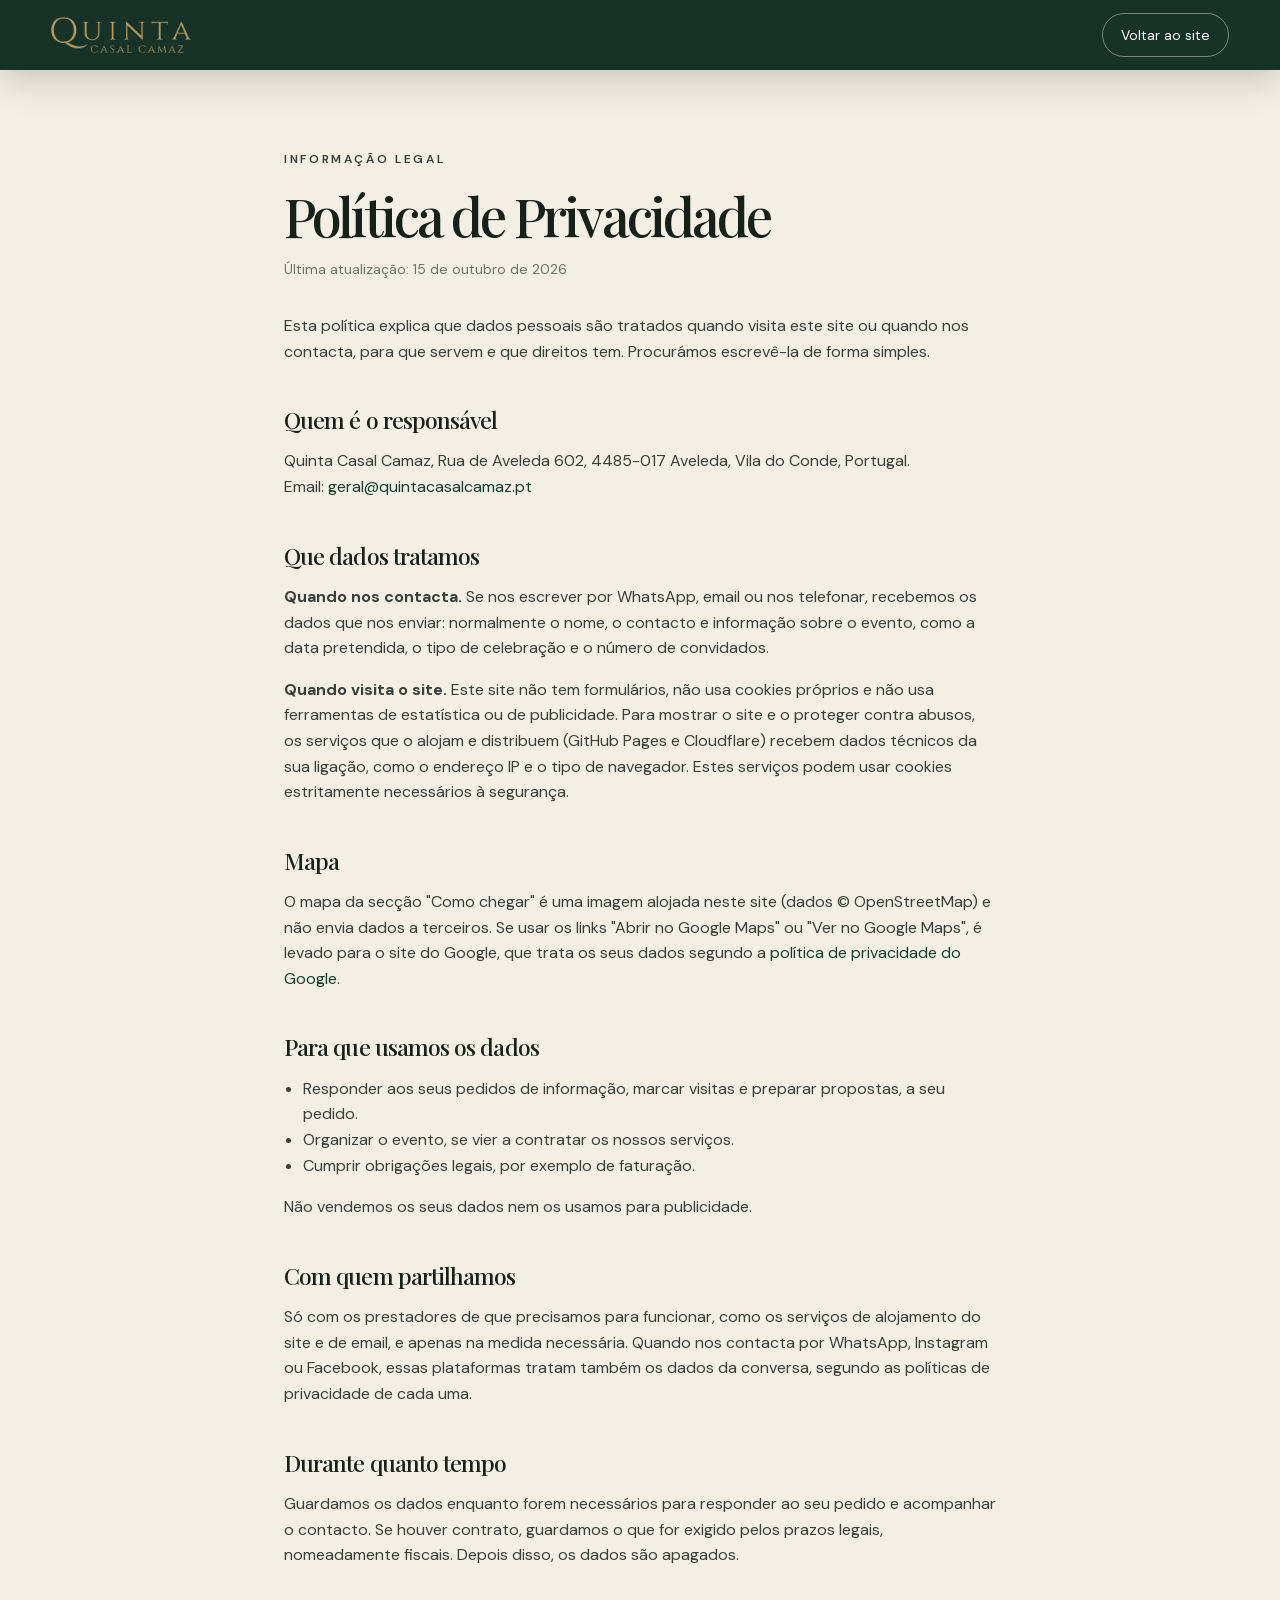
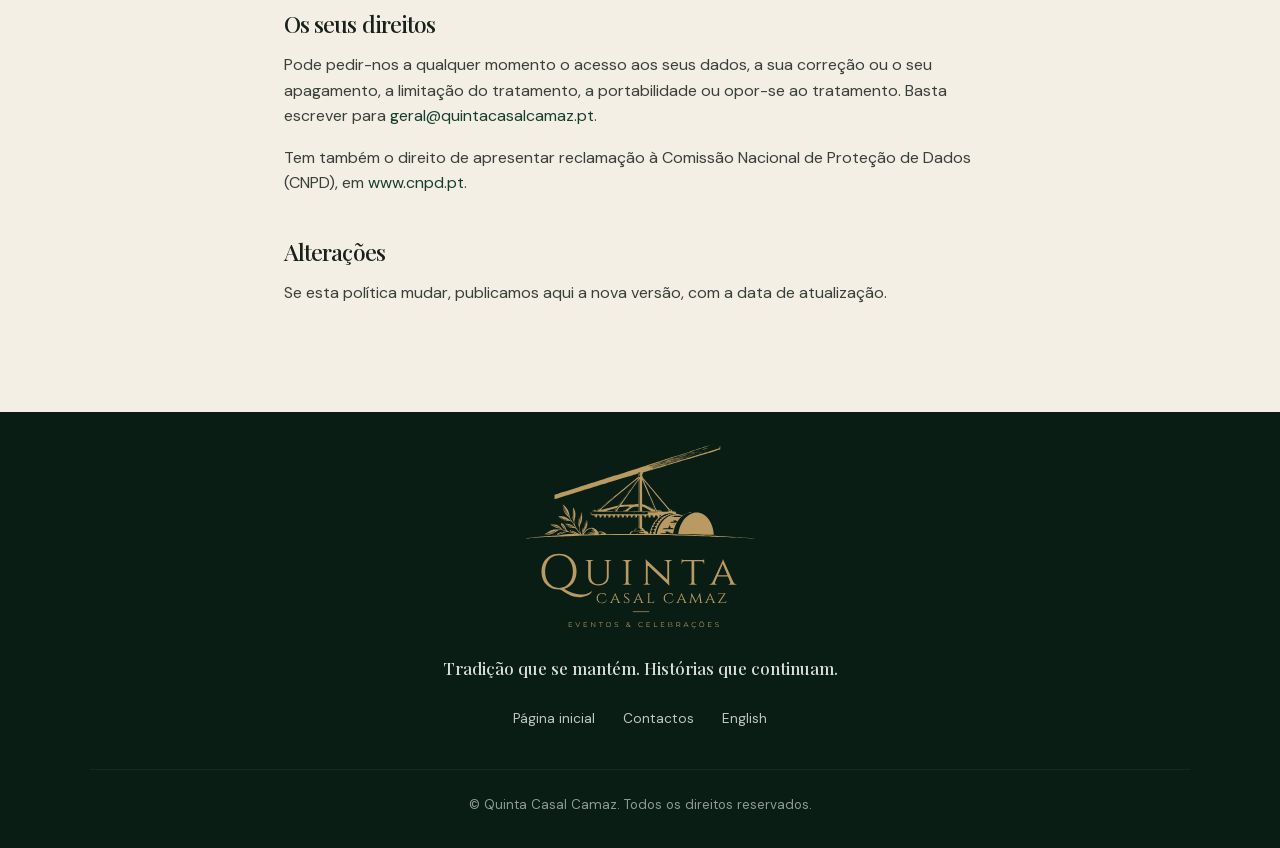
<file: privacidade/index.html>
<!doctype html>
<html lang="pt-PT">
	<head>
		<meta charset="utf-8" />
		<meta name="viewport" content="width=device-width, initial-scale=1" />
		<meta name="description" content="Como a Quinta Casal Camaz trata os dados pessoais de quem visita o site e de quem nos contacta." />
		<meta name="theme-color" content="#0e2b20" />
		<title>Política de Privacidade | Quinta Casal Camaz</title>
		<link rel="canonical" href="https://quintacasalcamaz.pt/privacidade/" />
		<link rel="icon" href="../assets/favicon.ico?v=3" sizes="any" />
		<link rel="icon" type="image/png" sizes="32x32" href="../assets/favicon-32x32.png?v=3" />
		<link rel="apple-touch-icon" href="../assets/apple-touch-icon.png?v=2" />
		<link rel="alternate" hreflang="pt-PT" href="https://quintacasalcamaz.pt/privacidade/" />
		<link rel="alternate" hreflang="en" href="https://quintacasalcamaz.pt/en/privacy/" />
		<link rel="stylesheet" href="../styles.css?v=20261104h" />
	</head>
	<body class="legal-page">
		<header class="site-header scrolled">
			<a class="brand" href="../" aria-label="Quinta Casal Camaz, página inicial">
				<img class="brand-logo" src="../assets/brand/wordmark-dark.svg" alt="" width="562" height="144" />
			</a>
			<a class="legal-back" href="../">Voltar ao site</a>
		</header>

		<main class="legal">
			<p class="eyebrow">Informação legal</p>
			<h1>Política de Privacidade</h1>
			<p class="legal-updated">Última atualização: 15 de outubro de 2026</p>

			<p>
				Esta política explica que dados pessoais são tratados quando visita este site ou quando nos contacta, para que servem e que direitos tem. Procurámos
				escrevê-la de forma simples.
			</p>

			<h2>Quem é o responsável</h2>
			<!-- TODO: confirmar com o proprietário a denominação legal e o NIF da entidade que explora a Quinta Casal Camaz -->
			<p>
				Quinta Casal Camaz, Rua de Aveleda 602, 4485-017 Aveleda, Vila do Conde, Portugal.<br />
				Email: <a href="mailto:geral@quintacasalcamaz.pt">geral@quintacasalcamaz.pt</a>
			</p>

			<h2>Que dados tratamos</h2>
			<p><strong>Quando nos contacta.</strong> Se nos escrever por WhatsApp, email ou nos telefonar, recebemos os dados que nos enviar: normalmente o nome, o contacto e informação sobre o evento, como a data pretendida, o tipo de celebração e o número de convidados.</p>
			<p>
				<strong>Quando visita o site.</strong> Este site não tem formulários, não usa cookies próprios e não usa ferramentas de estatística ou de publicidade. Para mostrar o
				site e o proteger contra abusos, os serviços que o alojam e distribuem (GitHub Pages e Cloudflare) recebem dados técnicos da sua ligação, como o endereço IP e o tipo de
				navegador. Estes serviços podem usar cookies estritamente necessários à segurança.
			</p>

			<h2 id="mapa">Mapa</h2>
			<p>
				O mapa da secção "Como chegar" é uma imagem alojada neste site (dados © OpenStreetMap) e não envia dados a terceiros. Se usar os links "Abrir no Google Maps" ou "Ver no Google
				Maps", é levado para o site do Google, que trata os seus dados segundo a
				<a href="https://policies.google.com/privacy?hl=pt-PT" target="_blank" rel="noopener">política de privacidade do Google</a>.
			</p>

			<h2>Para que usamos os dados</h2>
			<ul>
				<li>Responder aos seus pedidos de informação, marcar visitas e preparar propostas, a seu pedido.</li>
				<li>Organizar o evento, se vier a contratar os nossos serviços.</li>
				<li>Cumprir obrigações legais, por exemplo de faturação.</li>
			</ul>
			<p>Não vendemos os seus dados nem os usamos para publicidade.</p>

			<h2>Com quem partilhamos</h2>
			<p>
				Só com os prestadores de que precisamos para funcionar, como os serviços de alojamento do site e de email, e apenas na medida necessária. Quando nos contacta por
				WhatsApp, Instagram ou Facebook, essas plataformas tratam também os dados da conversa, segundo as políticas de privacidade de cada uma.
			</p>

			<h2>Durante quanto tempo</h2>
			<p>
				Guardamos os dados enquanto forem necessários para responder ao seu pedido e acompanhar o contacto. Se houver contrato, guardamos o que for exigido pelos prazos
				legais, nomeadamente fiscais. Depois disso, os dados são apagados.
			</p>

			<h2>Os seus direitos</h2>
			<p>
				Pode pedir-nos a qualquer momento o acesso aos seus dados, a sua correção ou o seu apagamento, a limitação do tratamento, a portabilidade ou opor-se ao tratamento.
				Basta escrever para <a href="mailto:geral@quintacasalcamaz.pt">geral@quintacasalcamaz.pt</a>.
			</p>
			<p>
				Tem também o direito de apresentar reclamação à Comissão Nacional de Proteção de Dados (CNPD), em
				<a href="https://www.cnpd.pt" target="_blank" rel="noopener">www.cnpd.pt</a>.
			</p>

			<h2>Alterações</h2>
			<p>Se esta política mudar, publicamos aqui a nova versão, com a data de atualização.</p>
		</main>

		<footer>
			<div class="brand footer-brand">
				<img class="footer-logo" src="../assets/brand/logo-dark.svg?v=2" alt="Quinta Casal Camaz, eventos e celebrações" width="659" height="530" loading="lazy" />
			</div>
			<p>Tradição que se mantém. Histórias que continuam.</p>
			<div class="footer-links">
				<a href="../">Página inicial</a>
				<a href="../#contactos">Contactos</a>
				<a href="../en/privacy/">English</a>
			</div>
			<small>© Quinta Casal Camaz. Todos os direitos reservados.</small>
		</footer>
	</body>
</html>
</file>
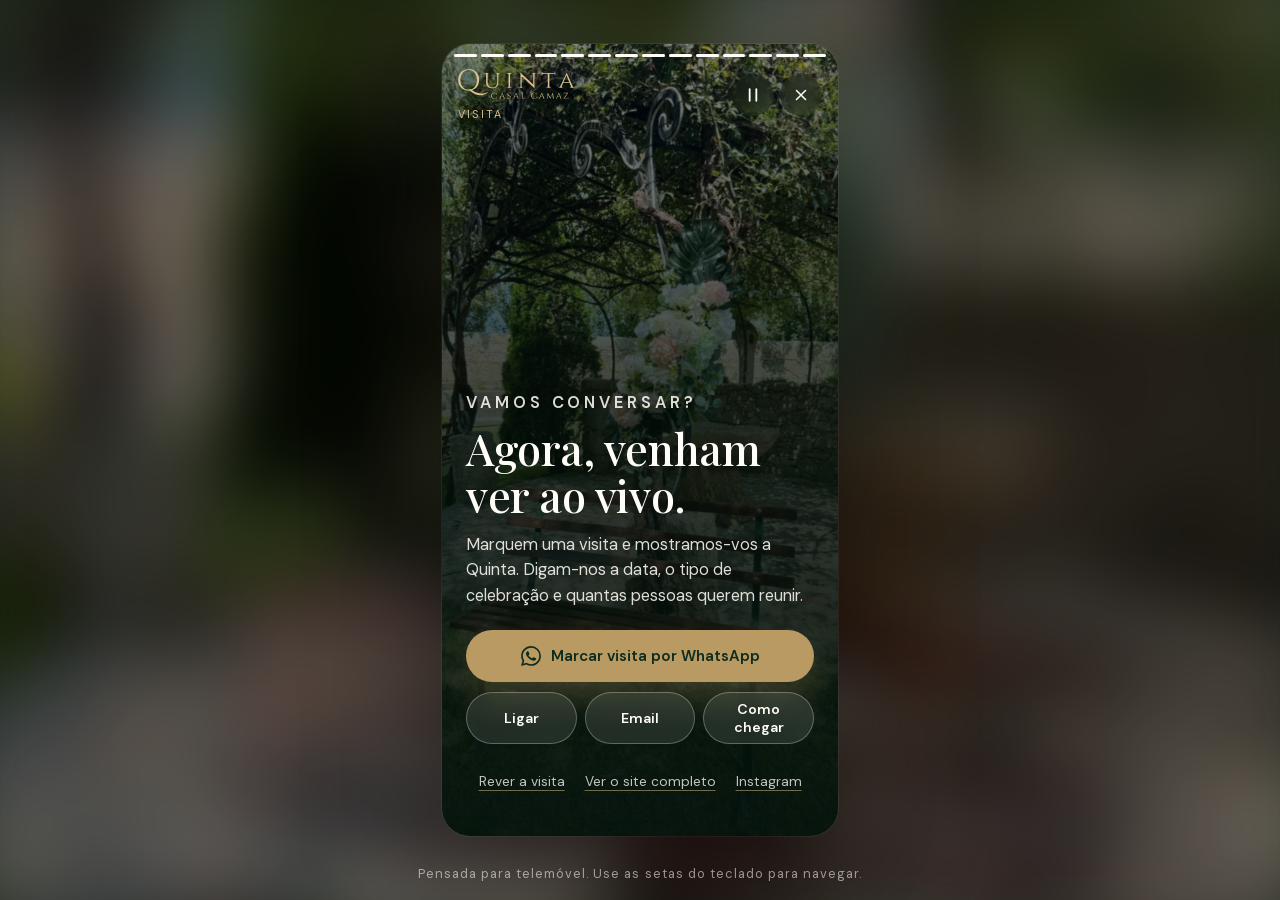
<file: tour/index.html>
<!doctype html>
<html lang="pt-PT">
	<head>
		<meta charset="utf-8" />
		<meta name="viewport" content="width=device-width, initial-scale=1, viewport-fit=cover" />
		<meta name="description" content="Uma visita rápida à Quinta Casal Camaz, em Aveleda, Vila do Conde: jardins, salões, cozinha regional e eira, em menos de um minuto." />
		<!-- TODO: decide whether the tour should be indexed; for now it lives outside the sitemap -->
		<meta name="robots" content="noindex, follow" />
		<meta name="theme-color" content="#0b1f17" />
		<title>Visita à Quinta | Quinta Casal Camaz</title>
		<link rel="canonical" href="https://quintacasalcamaz.pt/tour/" />
		<link rel="alternate" hreflang="pt-PT" href="https://quintacasalcamaz.pt/tour/" />
		<link rel="alternate" hreflang="en" href="https://quintacasalcamaz.pt/en/tour/" />
		<link rel="alternate" hreflang="x-default" href="https://quintacasalcamaz.pt/tour/" />
		<link rel="icon" href="../assets/favicon.ico?v=3" sizes="any" />
		<link rel="icon" type="image/png" sizes="32x32" href="../assets/favicon-32x32.png?v=3" />
		<link rel="apple-touch-icon" href="../assets/apple-touch-icon.png?v=2" />

		<meta property="og:type" content="website" />
		<meta property="og:locale" content="pt_PT" />
		<meta property="og:site_name" content="Quinta Casal Camaz" />
		<meta property="og:url" content="https://quintacasalcamaz.pt/tour/" />
		<meta property="og:title" content="Visita à Quinta Casal Camaz" />
		<meta property="og:description" content="Jardins, salões, cozinha regional e eira, em menos de um minuto." />
		<meta property="og:image" content="https://quintacasalcamaz.pt/assets/og-image.jpg?v=2" />
		<meta property="og:image:width" content="1200" />
		<meta property="og:image:height" content="630" />
		<meta name="twitter:card" content="summary_large_image" />

		<link rel="preload" href="../assets/fonts/playfair-display-latin.woff2" as="font" type="font/woff2" crossorigin />
		<link rel="preload" href="../assets/fonts/dm-sans-latin.woff2" as="font" type="font/woff2" crossorigin />
		<link rel="preload" href="../assets/tour/engenho.webp" as="image" type="image/webp" fetchpriority="high" />
		<link rel="stylesheet" href="tour.css?v=20261104c" />
	</head>
	<body>
		<div class="backdrop" aria-hidden="true"></div>

		<main class="tour" aria-roledescription="carrossel" aria-label="Visita à Quinta Casal Camaz">
			<div class="tour-top">
				<div class="progress" aria-hidden="true"></div>
				<div class="tour-bar">
					<a class="tour-brand" href="../" aria-label="Quinta Casal Camaz, ir para o site">
						<img class="tour-logo" src="../assets/brand/wordmark-gold-soft.svg" alt="" width="562" height="144" />
						<span class="tour-chapter" aria-live="polite">Início</span>
					</a>
					<div class="tour-controls">
						<button type="button" class="icon-button pause-toggle" aria-label="Pausar a visita" aria-pressed="false">
							<svg class="icon-pause" viewBox="0 0 24 24" width="20" height="20" aria-hidden="true" focusable="false"><path d="M8 5v14M16 5v14" fill="none" stroke="currentColor" stroke-width="2.2" stroke-linecap="round" /></svg>
							<svg class="icon-play" viewBox="0 0 24 24" width="20" height="20" aria-hidden="true" focusable="false"><path d="M8 5.5v13l10.5-6.5z" fill="currentColor" /></svg>
						</button>
						<a class="icon-button" href="../" aria-label="Fechar a visita e ir para o site">
							<svg viewBox="0 0 24 24" width="18" height="18" aria-hidden="true" focusable="false"><path d="M6 6l12 12M18 6L6 18" fill="none" stroke="currentColor" stroke-width="2" stroke-linecap="round" /></svg>
						</a>
					</div>
				</div>
			</div>

			<div class="slides">
				<section class="slide slide-intro is-pan" data-chapter="Início" aria-roledescription="diapositivo">
					<img class="media" data-src="../assets/tour/engenho.webp" width="1300" height="1080" alt="Antigo engenho no jardim da Quinta, rodeado de árvores" />
					<div class="copy">
						<p class="eyebrow">Aveleda · Vila do Conde</p>
						<h1>Quinta<br />Casal Camaz</h1>
						<p>Uma visita à Quinta, em menos de um minuto.</p>
					</div>
					<div class="tap-hint" aria-hidden="true">
						<span class="tap-dot"></span>
						Toque para avançar
					</div>
				</section>

				<section class="slide" data-chapter="A Quinta" aria-roledescription="diapositivo">
					<img class="media" data-src="../assets/tour/vineyard.webp" width="720" height="1280" alt="Videira sobre o caminho empedrado, junto ao muro de granito da Quinta" />
					<div class="copy">
						<p class="eyebrow">A entrada</p>
						<h2>Desde 1995 a receber celebrações.</h2>
						<p>Casamentos, batizados, comunhões, aniversários e eventos corporativos, numa antiga casa agrícola.</p>
					</div>
				</section>

				<section class="slide" data-chapter="Jardins" aria-roledescription="diapositivo">
					<img class="media" data-src="../assets/tour/garden_06.webp" width="720" height="1280" alt="Jardim da Quinta ao fim da tarde, com salgueiros, um arco de ferro e cadeiras de madeira" />
					<div class="copy">
						<p class="eyebrow">Jardim da Quinta</p>
						<h2>Salgueiros e luz de fim de tarde.</h2>
						<p>É aqui que se faz a receção aos convidados e se servem os aperitivos, à sombra dos salgueiros.</p>
					</div>
				</section>

				<section class="slide" data-chapter="Jardins" aria-roledescription="diapositivo">
					<img class="media" data-src="../assets/tour/garden_01.webp" width="720" height="1280" alt="Jardim preparado com cadeiras para cerimónia civil junto ao arco de pedra" />
					<div class="copy">
						<p class="eyebrow">Cerimónia civil</p>
						<h2>O sim, lá fora.</h2>
						<p>O centro do jardim pode receber a cerimónia civil, rodeado de vegetação e à sombra das árvores.</p>
					</div>
				</section>

				<section class="slide" data-chapter="Jardins" aria-roledescription="diapositivo">
					<img class="media" data-src="../assets/tour/waterfall.webp" width="720" height="1280" alt="Pequena queda de água entre pedras e vegetação, junto ao lago da Quinta" />
					<div class="copy">
						<p class="eyebrow">Queda de água</p>
						<h2>Recantos para descobrir.</h2>
						<p>Entre pedras e vegetação, junto ao lago da Quinta.</p>
					</div>
				</section>

				<section class="slide" data-chapter="Jardins" aria-roledescription="diapositivo">
					<img class="media" data-src="../assets/tour/garden_07.webp" width="720" height="1280" alt="Varanda com vista sobre o jardim da Quinta" />
					<div class="copy">
						<p class="eyebrow">Varanda do jardim</p>
						<h2>Um bom lugar para fotografias.</h2>
						<p>Com vista sobre o jardim, para guardar os momentos do dia.</p>
					</div>
				</section>

				<section class="slide" data-chapter="Salões" aria-roledescription="diapositivo">
					<img class="media" data-src="../assets/tour/hall_06.webp" width="720" height="1280" alt="Mesa decorada com flores no salão principal, com as mesas dos convidados ao fundo" />
					<div class="copy">
						<p class="eyebrow">Salão principal</p>
						<h2>O centro de cada celebração.</h2>
						<p>Climatizado, para receber todos com conforto do início ao fim.</p>
						<p class="stat"><span>até</span><strong>180</strong><span>convidados</span></p>
					</div>
				</section>

				<section class="slide" data-chapter="Salões" aria-roledescription="diapositivo">
					<img class="media" data-src="../assets/tour/hall_03.webp" width="720" height="1280" alt="Janelas com vista para o exterior no salão principal" />
					<div class="copy">
						<p class="eyebrow">Salão principal</p>
						<h2>A sala à vossa medida.</h2>
						<p>Desenhamos convosco a disposição das mesas, para que o salão fique tal como o imaginaram.</p>
					</div>
				</section>

				<section class="slide is-pan" data-chapter="Salões" aria-roledescription="diapositivo">
					<img class="media" data-src="../assets/tour/small_hall.webp" width="1440" height="1080" alt="Salão complementar com mesas redondas preparadas para um evento" />
					<div class="copy">
						<p class="eyebrow">Salão complementar</p>
						<h2>O salão original da Quinta.</h2>
						<p>Para sobremesas, frutas e queijos, ou como apoio em dias de chuva.</p>
					</div>
				</section>

				<section class="slide" data-chapter="Cozinha regional" aria-roledescription="diapositivo">
					<img class="media" data-src="../assets/tour/kitchen_01.webp" width="720" height="1280" alt="Cozinha regional rústica da Quinta" />
					<div class="copy">
						<p class="eyebrow">Cozinha regional</p>
						<h2>Das origens da Quinta.</h2>
						<p>A antiga cozinha rústica da casa agrícola mantém-se, agora com uma nova função.</p>
					</div>
				</section>

				<section class="slide" data-chapter="Cozinha regional" aria-roledescription="diapositivo">
					<img class="media" data-src="../assets/tour/bar.webp" width="720" height="1280" alt="Bar interior na cozinha regional" />
					<div class="copy">
						<p class="eyebrow">Bar interior</p>
						<h2>Hoje, o bar da festa.</h2>
						<p>Com acesso direto à eira e ao salão principal.</p>
					</div>
				</section>

				<section class="slide is-pan" data-chapter="Eira" aria-roledescription="diapositivo">
					<img class="media" data-src="../assets/tour/eira_02.webp" width="1620" height="1080" alt="Eira da Quinta de noite com iluminação" />
					<div class="copy">
						<p class="eyebrow">A eira</p>
						<h2>Jantares ao ar livre.</h2>
						<p>Ao cair da noite, a antiga eira recebe refeições e outros momentos da celebração.</p>
						<p class="stat"><span>até</span><strong>60</strong><span>convidados</span></p>
					</div>
				</section>

				<section class="slide" data-chapter="Jardins à noite" aria-roledescription="diapositivo">
					<img class="media" data-src="../assets/tour/garden_night.webp" width="720" height="1280" alt="Cortina de luzes entre os salgueiros do jardim à noite, com o arco iluminado ao fundo" />
					<div class="copy">
						<p class="eyebrow">Jardim à noite</p>
						<h2>O jardim também tem vida noturna.</h2>
						<p>Luzes entre os salgueiros e o arco iluminado ao fundo. Fica já o aviso: ninguém vai querer ir para casa cedo.</p>
					</div>
				</section>

				<section class="slide slide-final" data-chapter="Visita" data-final aria-roledescription="diapositivo" aria-label="Contactos">
					<img class="media" data-src="../assets/tour/garden_04.webp" width="720" height="1280" alt="" />
					<div class="copy">
						<p class="eyebrow">Vamos conversar?</p>
						<h2>Agora, venham ver ao vivo.</h2>
						<p>Marquem uma visita e mostramos-vos a Quinta. Digam-nos a data, o tipo de celebração e quantas pessoas querem reunir.</p>
						<div class="actions">
							<a class="btn btn-gold" href="https://wa.me/351936270084" target="_blank" rel="noopener"><svg viewBox="0 0 24 24" width="20" height="20" aria-hidden="true" focusable="false"><path fill="currentColor" d="M17.472 14.382c-.297-.149-1.758-.867-2.03-.967-.273-.099-.471-.148-.67.15-.197.297-.767.966-.94 1.164-.173.199-.347.223-.644.075-.297-.15-1.255-.463-2.39-1.475-.883-.788-1.48-1.761-1.653-2.059-.173-.297-.018-.458.13-.606.134-.133.298-.347.446-.52.149-.174.198-.298.298-.497.099-.198.05-.371-.025-.52-.075-.149-.669-1.612-.916-2.207-.242-.579-.487-.5-.669-.51-.173-.008-.371-.01-.57-.01-.198 0-.52.074-.792.372-.272.297-1.04 1.016-1.04 2.479 0 1.462 1.065 2.875 1.213 3.074.149.198 2.096 3.2 5.077 4.487.709.306 1.262.489 1.694.625.712.227 1.36.195 1.871.118.571-.085 1.758-.719 2.006-1.413.248-.694.248-1.289.173-1.413-.074-.124-.272-.198-.57-.347m-5.421 7.403h-.004a9.87 9.87 0 0 1-5.031-1.378l-.361-.214-3.741.982.998-3.648-.235-.374a9.86 9.86 0 0 1-1.51-5.26c.001-5.45 4.436-9.884 9.888-9.884 2.64 0 5.122 1.03 6.988 2.898a9.825 9.825 0 0 1 2.893 6.994c-.003 5.45-4.437 9.884-9.885 9.884m8.413-18.297A11.815 11.815 0 0 0 12.05 0C5.495 0 .16 5.335.157 11.892c0 2.096.547 4.142 1.588 5.945L.057 24l6.305-1.654a11.882 11.882 0 0 0 5.683 1.448h.005c6.554 0 11.89-5.335 11.893-11.893a11.821 11.821 0 0 0-3.48-8.413Z" /></svg>Marcar visita por WhatsApp</a>
							<div class="actions-row">
								<a class="btn btn-glass" href="tel:+351936270084">Ligar</a>
								<a class="btn btn-glass" href="mailto:geral@quintacasalcamaz.pt">Email</a>
								<a class="btn btn-glass" href="https://www.google.com/maps/search/?api=1&query=41.26764,-8.69596" target="_blank" rel="noopener">Como chegar</a>
							</div>
						</div>
						<div class="final-links">
							<button type="button" class="link-button replay">Rever a visita</button>
							<a href="../">Ver o site completo</a>
							<a href="https://www.instagram.com/quintacasalcamaz" target="_blank" rel="noopener">Instagram</a>
						</div>
					</div>
				</section>
			</div>

			<button type="button" class="tap-zone tap-prev" aria-label="Diapositivo anterior"></button>
			<button type="button" class="tap-zone tap-next" aria-label="Diapositivo seguinte"></button>
		</main>

		<p class="desktop-note" aria-hidden="true">Pensada para telemóvel. Use as setas do teclado para navegar.</p>

		<script src="tour.js?v=20261019a"></script>
	</body>
</html>
</file>
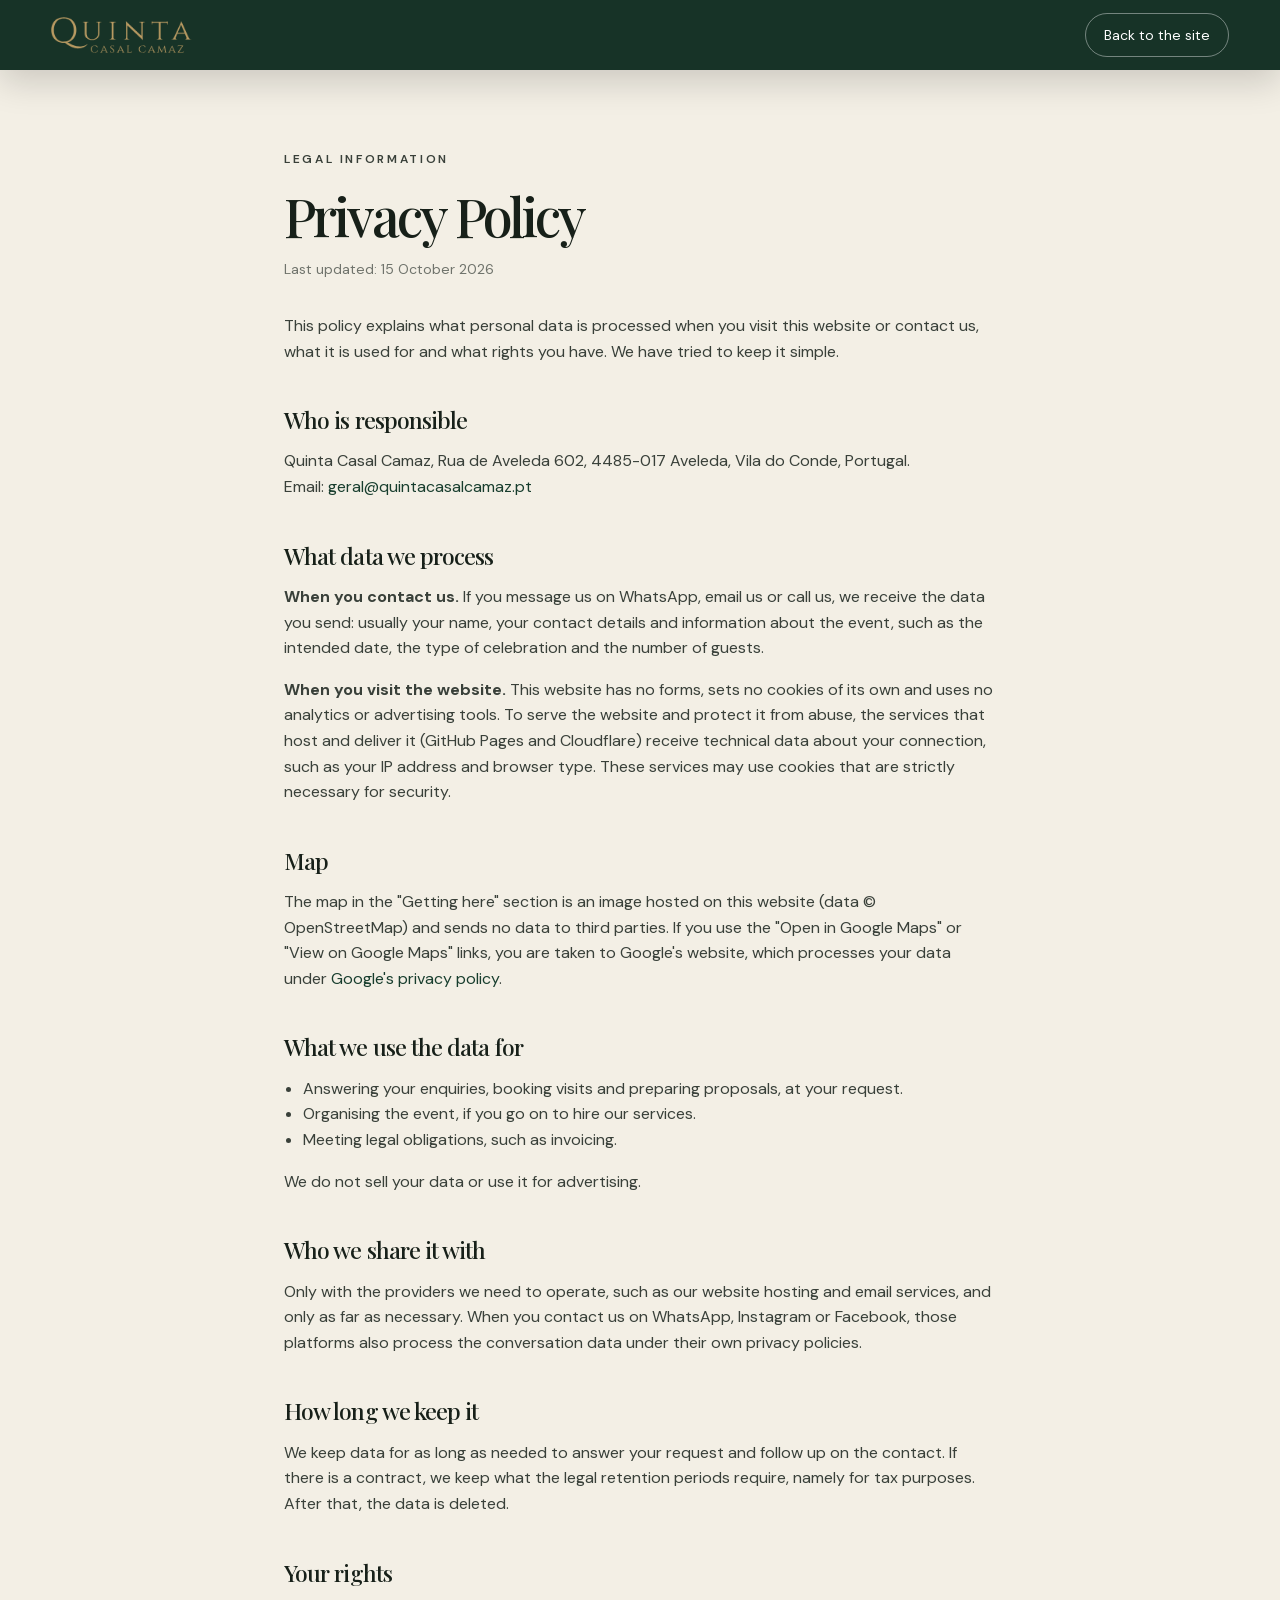
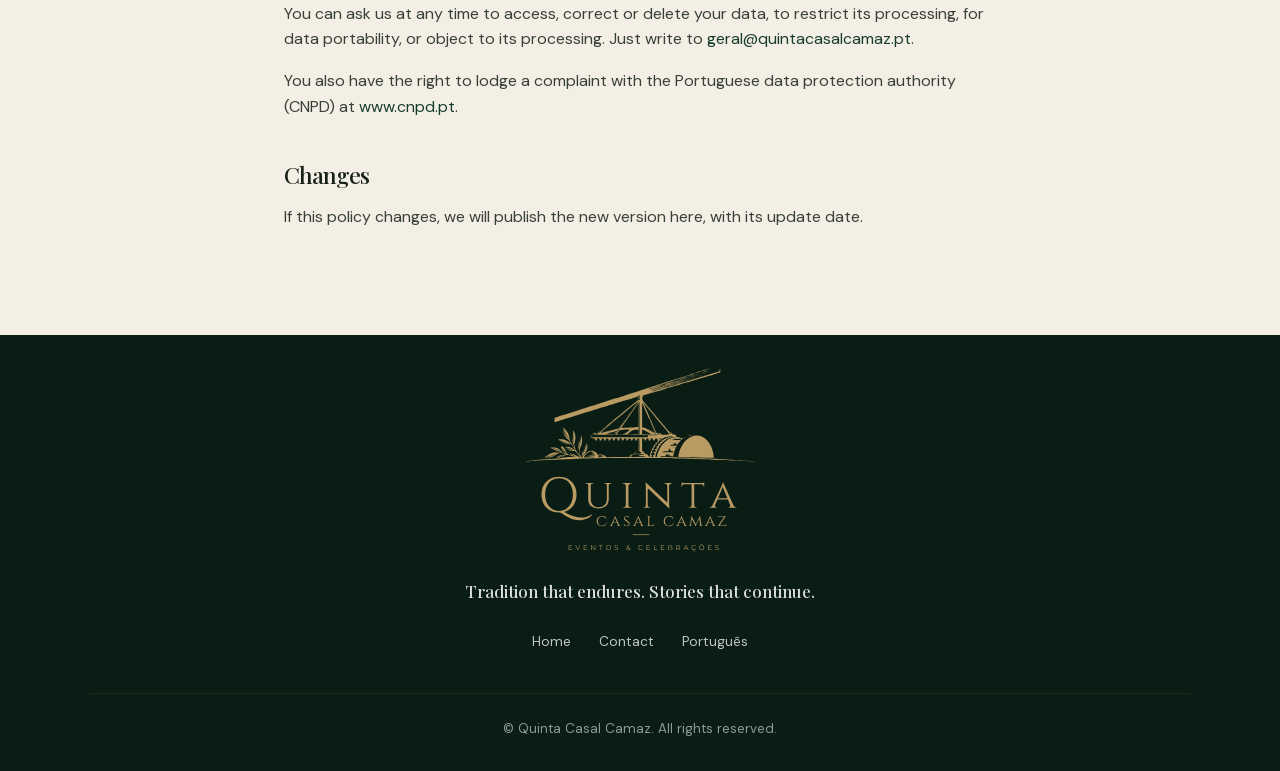
<file: en/privacy/index.html>
<!doctype html>
<html lang="en">
	<head>
		<meta charset="utf-8" />
		<meta name="viewport" content="width=device-width, initial-scale=1" />
		<meta name="description" content="How Quinta Casal Camaz handles the personal data of website visitors and of people who contact us." />
		<meta name="theme-color" content="#0e2b20" />
		<title>Privacy Policy | Quinta Casal Camaz</title>
		<link rel="canonical" href="https://quintacasalcamaz.pt/en/privacy/" />
		<link rel="icon" href="../../assets/favicon.ico?v=3" sizes="any" />
		<link rel="icon" type="image/png" sizes="32x32" href="../../assets/favicon-32x32.png?v=3" />
		<link rel="apple-touch-icon" href="../../assets/apple-touch-icon.png?v=2" />
		<link rel="alternate" hreflang="pt-PT" href="https://quintacasalcamaz.pt/privacidade/" />
		<link rel="alternate" hreflang="en" href="https://quintacasalcamaz.pt/en/privacy/" />
		<link rel="stylesheet" href="../../styles.css?v=20261104h" />
	</head>
	<body class="legal-page">
		<header class="site-header scrolled">
			<a class="brand" href="../" aria-label="Quinta Casal Camaz, home page">
				<img class="brand-logo" src="../../assets/brand/wordmark-dark.svg" alt="" width="562" height="144" />
			</a>
			<a class="legal-back" href="../">Back to the site</a>
		</header>

		<main class="legal">
			<p class="eyebrow">Legal information</p>
			<h1>Privacy Policy</h1>
			<p class="legal-updated">Last updated: 15 October 2026</p>

			<p>
				This policy explains what personal data is processed when you visit this website or contact us, what it is used for and what rights you have. We have tried to
				keep it simple.
			</p>

			<h2>Who is responsible</h2>
			<!-- TODO: confirm with the owner the legal name and tax number (NIF) of the entity that runs Quinta Casal Camaz -->
			<p>
				Quinta Casal Camaz, Rua de Aveleda 602, 4485-017 Aveleda, Vila do Conde, Portugal.<br />
				Email: <a href="mailto:geral@quintacasalcamaz.pt">geral@quintacasalcamaz.pt</a>
			</p>

			<h2>What data we process</h2>
			<p><strong>When you contact us.</strong> If you message us on WhatsApp, email us or call us, we receive the data you send: usually your name, your contact details and information about the event, such as the intended date, the type of celebration and the number of guests.</p>
			<p>
				<strong>When you visit the website.</strong> This website has no forms, sets no cookies of its own and uses no analytics or advertising tools. To serve the website and
				protect it from abuse, the services that host and deliver it (GitHub Pages and Cloudflare) receive technical data about your connection, such as your IP address and
				browser type. These services may use cookies that are strictly necessary for security.
			</p>

			<h2 id="map">Map</h2>
			<p>
				The map in the "Getting here" section is an image hosted on this website (data © OpenStreetMap) and sends no data to third parties. If you use the "Open in Google Maps" or "View on
				Google Maps" links, you are taken to Google's website, which processes your data under
				<a href="https://policies.google.com/privacy?hl=en" target="_blank" rel="noopener">Google's privacy policy</a>.
			</p>

			<h2>What we use the data for</h2>
			<ul>
				<li>Answering your enquiries, booking visits and preparing proposals, at your request.</li>
				<li>Organising the event, if you go on to hire our services.</li>
				<li>Meeting legal obligations, such as invoicing.</li>
			</ul>
			<p>We do not sell your data or use it for advertising.</p>

			<h2>Who we share it with</h2>
			<p>
				Only with the providers we need to operate, such as our website hosting and email services, and only as far as necessary. When you contact us on WhatsApp, Instagram
				or Facebook, those platforms also process the conversation data under their own privacy policies.
			</p>

			<h2>How long we keep it</h2>
			<p>
				We keep data for as long as needed to answer your request and follow up on the contact. If there is a contract, we keep what the legal retention periods require,
				namely for tax purposes. After that, the data is deleted.
			</p>

			<h2>Your rights</h2>
			<p>
				You can ask us at any time to access, correct or delete your data, to restrict its processing, for data portability, or object to its processing. Just write to
				<a href="mailto:geral@quintacasalcamaz.pt">geral@quintacasalcamaz.pt</a>.
			</p>
			<p>
				You also have the right to lodge a complaint with the Portuguese data protection authority (CNPD) at
				<a href="https://www.cnpd.pt" target="_blank" rel="noopener">www.cnpd.pt</a>.
			</p>

			<h2>Changes</h2>
			<p>If this policy changes, we will publish the new version here, with its update date.</p>
		</main>

		<footer>
			<div class="brand footer-brand">
				<img class="footer-logo" src="../../assets/brand/logo-dark.svg?v=2" alt="Quinta Casal Camaz, events and celebrations" width="659" height="530" loading="lazy" />
			</div>
			<p>Tradition that endures. Stories that continue.</p>
			<div class="footer-links">
				<a href="../">Home</a>
				<a href="../#contactos">Contact</a>
				<a href="../../privacidade/">Português</a>
			</div>
			<small>© Quinta Casal Camaz. All rights reserved.</small>
		</footer>
	</body>
</html>
</file>
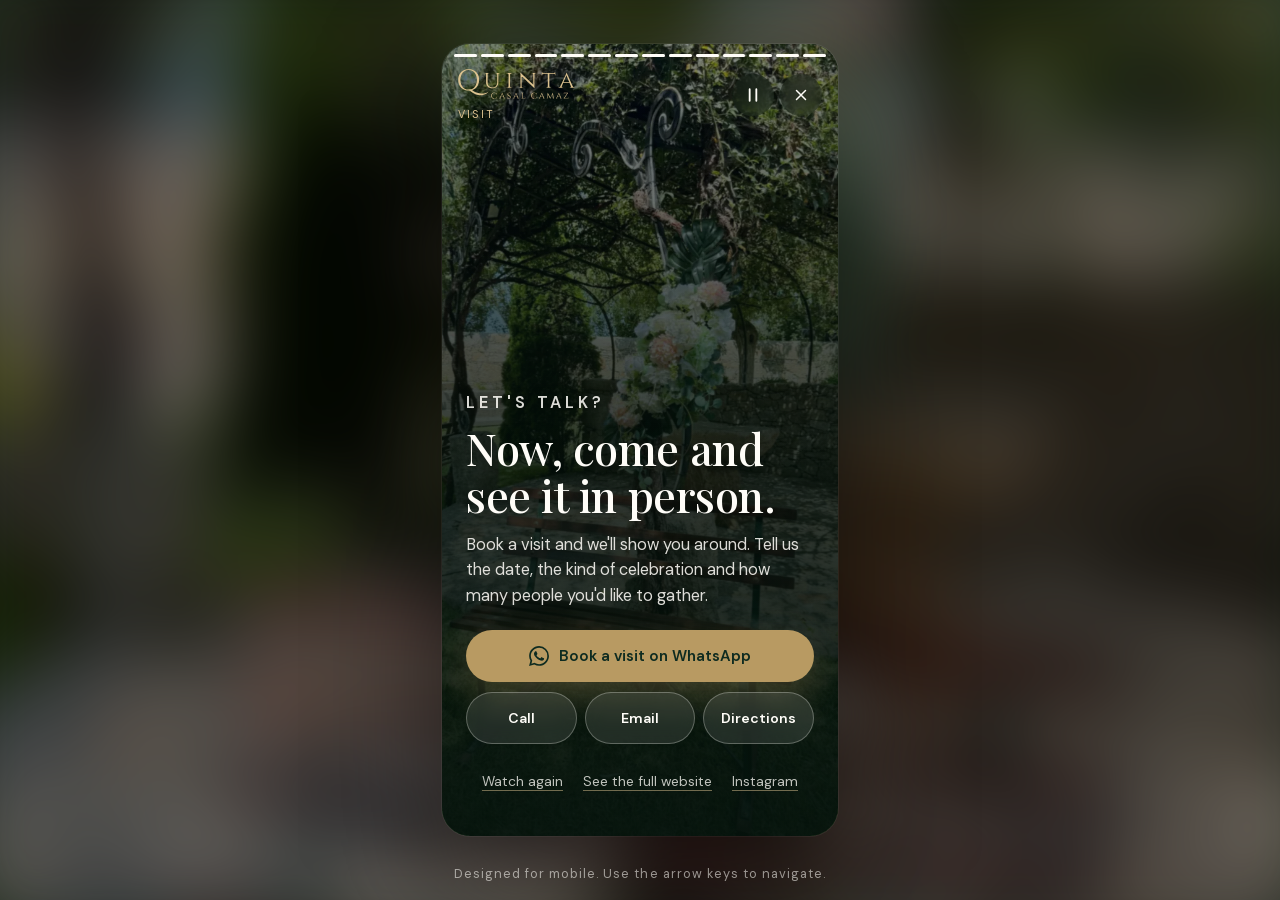
<file: en/tour/index.html>
<!doctype html>
<html lang="en">
	<head>
		<meta charset="utf-8" />
		<meta name="viewport" content="width=device-width, initial-scale=1, viewport-fit=cover" />
		<meta name="description" content="A quick tour of Quinta Casal Camaz in Aveleda, Vila do Conde: gardens, halls, regional kitchen and Eira, in under a minute." />
		<!-- TODO: decide whether the tour should be indexed; for now it lives outside the sitemap -->
		<meta name="robots" content="noindex, follow" />
		<meta name="theme-color" content="#0b1f17" />
		<title>Tour the Venue | Quinta Casal Camaz</title>
		<link rel="canonical" href="https://quintacasalcamaz.pt/en/tour/" />
		<link rel="alternate" hreflang="en" href="https://quintacasalcamaz.pt/tour/" />
		<link rel="alternate" hreflang="en" href="https://quintacasalcamaz.pt/en/tour/" />
		<link rel="alternate" hreflang="x-default" href="https://quintacasalcamaz.pt/tour/" />
		<link rel="icon" href="../../assets/favicon.ico?v=3" sizes="any" />
		<link rel="icon" type="image/png" sizes="32x32" href="../../assets/favicon-32x32.png?v=3" />
		<link rel="apple-touch-icon" href="../../assets/apple-touch-icon.png?v=2" />

		<meta property="og:type" content="website" />
		<meta property="og:locale" content="en_US" />
		<meta property="og:site_name" content="Quinta Casal Camaz" />
		<meta property="og:url" content="https://quintacasalcamaz.pt/en/tour/" />
		<meta property="og:title" content="Tour Quinta Casal Camaz" />
		<meta property="og:description" content="Gardens, halls, regional kitchen and Eira, in under a minute." />
		<meta property="og:image" content="https://quintacasalcamaz.pt/assets/og-image.jpg?v=2" />
		<meta property="og:image:width" content="1200" />
		<meta property="og:image:height" content="630" />
		<meta name="twitter:card" content="summary_large_image" />

		<link rel="preload" href="../../assets/fonts/playfair-display-latin.woff2" as="font" type="font/woff2" crossorigin />
		<link rel="preload" href="../../assets/fonts/dm-sans-latin.woff2" as="font" type="font/woff2" crossorigin />
		<link rel="preload" href="../../assets/tour/engenho.webp" as="image" type="image/webp" fetchpriority="high" />
		<link rel="stylesheet" href="../../tour/tour.css?v=20261104c" />
	</head>
	<body>
		<div class="backdrop" aria-hidden="true"></div>

		<main class="tour" aria-roledescription="carousel" aria-label="Tour of Quinta Casal Camaz">
			<div class="tour-top">
				<div class="progress" aria-hidden="true"></div>
				<div class="tour-bar">
					<a class="tour-brand" href="../" aria-label="Quinta Casal Camaz, go to the website">
						<img class="tour-logo" src="../../assets/brand/wordmark-gold-soft.svg" alt="" width="562" height="144" />
						<span class="tour-chapter" aria-live="polite">Welcome</span>
					</a>
					<div class="tour-controls">
						<button type="button" class="icon-button pause-toggle" aria-label="Pause the tour" aria-pressed="false">
							<svg class="icon-pause" viewBox="0 0 24 24" width="20" height="20" aria-hidden="true" focusable="false"><path d="M8 5v14M16 5v14" fill="none" stroke="currentColor" stroke-width="2.2" stroke-linecap="round" /></svg>
							<svg class="icon-play" viewBox="0 0 24 24" width="20" height="20" aria-hidden="true" focusable="false"><path d="M8 5.5v13l10.5-6.5z" fill="currentColor" /></svg>
						</button>
						<a class="icon-button" href="../" aria-label="Close the tour and go to the website">
							<svg viewBox="0 0 24 24" width="18" height="18" aria-hidden="true" focusable="false"><path d="M6 6l12 12M18 6L6 18" fill="none" stroke="currentColor" stroke-width="2" stroke-linecap="round" /></svg>
						</a>
					</div>
				</div>
			</div>

			<div class="slides">
				<section class="slide slide-intro is-pan" data-chapter="Welcome" aria-roledescription="slide">
					<img class="media" data-src="../../assets/tour/engenho.webp" width="1300" height="1080" alt="Old water wheel in the venue's garden, surrounded by trees" />
					<div class="copy">
						<p class="eyebrow">Aveleda · Vila do Conde</p>
						<h1>Quinta<br />Casal Camaz</h1>
						<p>A tour of the venue, in under a minute.</p>
					</div>
					<div class="tap-hint" aria-hidden="true">
						<span class="tap-dot"></span>
						Tap to continue
					</div>
				</section>

				<section class="slide" data-chapter="The Venue" aria-roledescription="slide">
					<img class="media" data-src="../../assets/tour/vineyard.webp" width="720" height="1280" alt="Vine over the cobbled path, next to the venue's granite wall" />
					<div class="copy">
						<p class="eyebrow">The entrance</p>
						<h2>Hosting celebrations since 1995.</h2>
						<p>Weddings, christenings, first communions, birthdays and corporate events, in an old farmhouse.</p>
					</div>
				</section>

				<section class="slide" data-chapter="Gardens" aria-roledescription="slide">
					<img class="media" data-src="../../assets/tour/garden_06.webp" width="720" height="1280" alt="The venue's garden in the late afternoon, with willows, an iron arch and wooden chairs" />
					<div class="copy">
						<p class="eyebrow">The garden</p>
						<h2>Willows and late afternoon light.</h2>
						<p>This is where guests are welcomed and the aperitifs are served, in the shade of the willows.</p>
					</div>
				</section>

				<section class="slide" data-chapter="Gardens" aria-roledescription="slide">
					<img class="media" data-src="../../assets/tour/garden_01.webp" width="720" height="1280" alt="Garden set with chairs for a civil ceremony by the stone arch" />
					<div class="copy">
						<p class="eyebrow">Civil ceremony</p>
						<h2>Saying yes, outdoors.</h2>
						<p>The heart of the garden can host your civil ceremony, surrounded by greenery and shaded by the trees.</p>
					</div>
				</section>

				<section class="slide" data-chapter="Gardens" aria-roledescription="slide">
					<img class="media" data-src="../../assets/tour/waterfall.webp" width="720" height="1280" alt="Small waterfall among stones and greenery, by the venue's pond" />
					<div class="copy">
						<p class="eyebrow">Waterfall</p>
						<h2>Corners to discover.</h2>
						<p>Among stones and greenery, by the venue's pond.</p>
					</div>
				</section>

				<section class="slide" data-chapter="Gardens" aria-roledescription="slide">
					<img class="media" data-src="../../assets/tour/garden_07.webp" width="720" height="1280" alt="Balcony overlooking the venue's garden" />
					<div class="copy">
						<p class="eyebrow">Garden balcony</p>
						<h2>A great spot for photos.</h2>
						<p>Overlooking the garden, to capture the moments of the day.</p>
					</div>
				</section>

				<section class="slide" data-chapter="Halls" aria-roledescription="slide">
					<img class="media" data-src="../../assets/tour/hall_06.webp" width="720" height="1280" alt="Table decorated with flowers in the main hall, with the guest tables behind" />
					<div class="copy">
						<p class="eyebrow">Main hall</p>
						<h2>The heart of every celebration.</h2>
						<p>Air-conditioned, so everyone stays comfortable from start to finish.</p>
						<p class="stat"><span>up to</span><strong>180</strong><span>guests</span></p>
					</div>
				</section>

				<section class="slide" data-chapter="Halls" aria-roledescription="slide">
					<img class="media" data-src="../../assets/tour/hall_03.webp" width="720" height="1280" alt="Windows looking outside in the main hall" />
					<div class="copy">
						<p class="eyebrow">Main hall</p>
						<h2>A room made for you.</h2>
						<p>We plan the table layout with you, so the hall looks exactly as you pictured it.</p>
					</div>
				</section>

				<section class="slide is-pan" data-chapter="Halls" aria-roledescription="slide">
					<img class="media" data-src="../../assets/tour/small_hall.webp" width="1440" height="1080" alt="Complementary hall with round tables set for an event" />
					<div class="copy">
						<p class="eyebrow">Complementary hall</p>
						<h2>The venue's original hall.</h2>
						<p>For desserts, fruit and cheese, or as backup on rainy days.</p>
					</div>
				</section>

				<section class="slide" data-chapter="Regional kitchen" aria-roledescription="slide">
					<img class="media" data-src="../../assets/tour/kitchen_01.webp" width="720" height="1280" alt="The venue's rustic regional kitchen" />
					<div class="copy">
						<p class="eyebrow">Regional kitchen</p>
						<h2>From the venue's origins.</h2>
						<p>The farmhouse's old rustic kitchen is still here, now with a new purpose.</p>
					</div>
				</section>

				<section class="slide" data-chapter="Regional kitchen" aria-roledescription="slide">
					<img class="media" data-src="../../assets/tour/bar.webp" width="720" height="1280" alt="Indoor bar in the regional kitchen" />
					<div class="copy">
						<p class="eyebrow">Indoor bar</p>
						<h2>Today, the party bar.</h2>
						<p>With direct access to the Eira and the main hall.</p>
					</div>
				</section>

				<section class="slide is-pan" data-chapter="Eira" aria-roledescription="slide">
					<img class="media" data-src="../../assets/tour/eira_02.webp" width="1620" height="1080" alt="The venue's Eira lit up at night" />
					<div class="copy">
						<p class="eyebrow">The Eira</p>
						<h2>Dinners under the sky.</h2>
						<p>As night falls, the old Eira, a traditional threshing floor, hosts meals and other moments of the celebration.</p>
						<p class="stat"><span>up to</span><strong>60</strong><span>guests</span></p>
					</div>
				</section>

				<section class="slide" data-chapter="Gardens at night" aria-roledescription="slide">
					<img class="media" data-src="../../assets/tour/garden_night.webp" width="720" height="1280" alt="Curtain of lights among the willows in the garden at night, with the lit arch behind" />
					<div class="copy">
						<p class="eyebrow">The garden at night</p>
						<h2>The garden has a nightlife too.</h2>
						<p>Lights among the willows and the arch glowing in the background. Fair warning: nobody will want to go home early.</p>
					</div>
				</section>

				<section class="slide slide-final" data-chapter="Visit" data-final aria-roledescription="slide" aria-label="Contacts">
					<img class="media" data-src="../../assets/tour/garden_04.webp" width="720" height="1280" alt="" />
					<div class="copy">
						<p class="eyebrow">Let's talk?</p>
						<h2>Now, come and see it in person.</h2>
						<p>Book a visit and we'll show you around. Tell us the date, the kind of celebration and how many people you'd like to gather.</p>
						<div class="actions">
							<a class="btn btn-gold" href="https://wa.me/351936270084" target="_blank" rel="noopener"><svg viewBox="0 0 24 24" width="20" height="20" aria-hidden="true" focusable="false"><path fill="currentColor" d="M17.472 14.382c-.297-.149-1.758-.867-2.03-.967-.273-.099-.471-.148-.67.15-.197.297-.767.966-.94 1.164-.173.199-.347.223-.644.075-.297-.15-1.255-.463-2.39-1.475-.883-.788-1.48-1.761-1.653-2.059-.173-.297-.018-.458.13-.606.134-.133.298-.347.446-.52.149-.174.198-.298.298-.497.099-.198.05-.371-.025-.52-.075-.149-.669-1.612-.916-2.207-.242-.579-.487-.5-.669-.51-.173-.008-.371-.01-.57-.01-.198 0-.52.074-.792.372-.272.297-1.04 1.016-1.04 2.479 0 1.462 1.065 2.875 1.213 3.074.149.198 2.096 3.2 5.077 4.487.709.306 1.262.489 1.694.625.712.227 1.36.195 1.871.118.571-.085 1.758-.719 2.006-1.413.248-.694.248-1.289.173-1.413-.074-.124-.272-.198-.57-.347m-5.421 7.403h-.004a9.87 9.87 0 0 1-5.031-1.378l-.361-.214-3.741.982.998-3.648-.235-.374a9.86 9.86 0 0 1-1.51-5.26c.001-5.45 4.436-9.884 9.888-9.884 2.64 0 5.122 1.03 6.988 2.898a9.825 9.825 0 0 1 2.893 6.994c-.003 5.45-4.437 9.884-9.885 9.884m8.413-18.297A11.815 11.815 0 0 0 12.05 0C5.495 0 .16 5.335.157 11.892c0 2.096.547 4.142 1.588 5.945L.057 24l6.305-1.654a11.882 11.882 0 0 0 5.683 1.448h.005c6.554 0 11.89-5.335 11.893-11.893a11.821 11.821 0 0 0-3.48-8.413Z" /></svg>Book a visit on WhatsApp</a>
							<div class="actions-row">
								<a class="btn btn-glass" href="tel:+351936270084">Call</a>
								<a class="btn btn-glass" href="mailto:geral@quintacasalcamaz.pt">Email</a>
								<a class="btn btn-glass" href="https://www.google.com/maps/search/?api=1&query=41.26764,-8.69596" target="_blank" rel="noopener">Directions</a>
							</div>
						</div>
						<div class="final-links">
							<button type="button" class="link-button replay">Watch again</button>
							<a href="../">See the full website</a>
							<a href="https://www.instagram.com/quintacasalcamaz" target="_blank" rel="noopener">Instagram</a>
						</div>
					</div>
				</section>
			</div>

			<button type="button" class="tap-zone tap-prev" aria-label="Diapositivo anterior"></button>
			<button type="button" class="tap-zone tap-next" aria-label="Diapositivo seguinte"></button>
		</main>

		<p class="desktop-note" aria-hidden="true">Designed for mobile. Use the arrow keys to navigate.</p>

		<script src="../../tour/tour.js?v=20261019a"></script>
	</body>
</html>
</file>
<file: styles.css>
/* Self-hosted variable fonts (latin subset, covers pt-PT), from Google Fonts */
@font-face {
	font-family: "DM Sans";
	font-style: normal;
	font-weight: 400 700;
	font-display: swap;
	src: url("assets/fonts/dm-sans-latin.woff2") format("woff2");
}

@font-face {
	font-family: "Playfair Display";
	font-style: normal;
	font-weight: 500 600;
	font-display: swap;
	src: url("assets/fonts/playfair-display-latin.woff2") format("woff2");
}

:root {
	--forest: #173d2d;
	--forest-2: #0e2b20;
	--sage: #9fb39d;
	--cream: #f3efe5;
	--sand: #d9c9aa;
	--gold: #b89a62;
	--ink: #172019;
	--white: #fffdf8;
	--radius: 28px;
	--shadow: 0 28px 70px rgba(16, 40, 29, .15);
}

* {
	box-sizing: border-box;
}

html {
	scroll-behavior: smooth;
	/* canvas behind the page (overscroll, mobile status bar) matches the header */
	background: #0e2b20;
}

body {
	margin: 0;
	color: var(--ink);
	background: var(--cream);
	font-family: "DM Sans", sans-serif;
	line-height: 1.6;
	overflow-x: hidden;
}

img {
	max-width: 100%;
	display: block;
}

a {
	color: inherit;
	text-decoration: none;
}

.inline-link {
	color: var(--gold);
	text-decoration: underline;
	text-underline-offset: 3px;
	text-decoration-thickness: 1px;
	transition: color 0.2s ease;
}

.inline-link:hover {
	color: var(--forest);
}

button,
input,
select,
textarea {
	font: inherit;
}

.site-header {
	position: fixed;
	z-index: 20;
	inset: 0 0 auto;
	display: flex;
	align-items: center;
	justify-content: space-between;
	gap: 24px;
	padding: 18px clamp(22px, 4vw, 72px);
	color: white;
	transition: background-color .45s ease, box-shadow .45s ease, padding .45s ease;
}

.site-header.scrolled {
	/* No backdrop-filter: blurring the content underneath flickered white during fast scrolls in Chrome */
	background: rgba(14, 43, 32, .96);
	padding-block: 12px;
	box-shadow: 0 12px 35px rgba(0, 0, 0, .16);
}

.brand {
	display: inline-flex;
	align-items: center;
	gap: 12px;
}

.brand-logo {
	display: block;
	width: auto;
	height: 46px;
	transform-origin: left center;
	/* only transform animates: height or filter transitions re-rasterize the detailed SVG every frame and the header stutters */
	transition: transform .45s ease;
	will-change: transform;
}

/* lifts the thin gold strokes off the busy hero photo; swapped instantly, never transitioned */
.site-header:not(.scrolled) .brand-logo {
	filter: drop-shadow(0 1px 6px rgba(0, 0, 0, .55));
}

.site-header.scrolled .brand-logo {
	transform: scale(.78);
}

.footer-logo {
	display: block;
	width: min(230px, 60vw);
	height: auto;
}

nav {
	display: flex;
	align-items: center;
	gap: 28px;
	font-size: .9rem;
	opacity: 0;
	pointer-events: none;
	transition: opacity .35s ease;
}

.site-header.scrolled nav {
	opacity: 1;
	pointer-events: auto;
}

nav a {
	opacity: .84;
	transition: opacity .2s;
}

nav a:hover {
	opacity: 1;
}

.nav-cta {
	padding: 10px 18px;
	border: 1px solid rgba(255, 255, 255, .5);
	border-radius: 999px;
}

.lang-switch {
	position: relative;
	margin-left: 6px;
	padding-left: 22px;
	font-size: .78rem;
	letter-spacing: .06em;
	opacity: .84;
}

.lang-switch::before {
	content: "";
	position: absolute;
	left: 0;
	top: 50%;
	transform: translateY(-50%);
	width: 1px;
	height: 16px;
	background: rgba(255, 255, 255, .35);
}

.lang-switch:hover {
	opacity: 1;
}

.menu-toggle {
	display: none;
	flex-direction: column;
	justify-content: center;
	align-items: center;
	gap: 5px;
	width: 40px;
	height: 40px;
	border: 1px solid rgba(255, 255, 255, .4);
	background: transparent;
	border-radius: 999px;
	opacity: 0;
	pointer-events: none;
	transition: opacity .35s ease;
}

.menu-toggle span {
	display: block;
	width: 16px;
	height: 1.5px;
	background: white;
	border-radius: 1px;
	transition: transform .25s ease, opacity .25s ease;
}

.menu-toggle[aria-expanded="true"] span:nth-child(1) {
	transform: translateY(6.5px) rotate(45deg);
}

.menu-toggle[aria-expanded="true"] span:nth-child(2) {
	opacity: 0;
}

.menu-toggle[aria-expanded="true"] span:nth-child(3) {
	transform: translateY(-6.5px) rotate(-45deg);
}

.site-header.scrolled .menu-toggle {
	opacity: 1;
	pointer-events: auto;
}

.panel {
	min-height: 100svh;
}

.hero {
	position: relative;
	display: grid;
	align-items: end;
	color: white;
	overflow: hidden;
}

.hero-media {
	position: absolute;
	inset: 0;
	width: 100%;
	height: 100%;
	object-fit: cover;
	object-position: 50% 25%;
	animation: slowZoom 18s ease-in-out infinite alternate;
}

.hero-overlay {
	position: absolute;
	inset: 0;
	background: linear-gradient(90deg, rgba(5, 22, 15, .75) 0%, rgba(5, 22, 15, .28) 55%, rgba(5, 22, 15, .13)), linear-gradient(0deg, rgba(5, 22, 15, .6), transparent 55%);
}

.hero-copy {
	position: relative;
	z-index: 1;
	max-width: 880px;
	padding: 180px clamp(24px, 8vw, 140px) 120px;
	/* Transform-only entrance: opacity stays at 1 so the title (LCP) paints immediately */
	animation: heroRise .8s ease-out backwards;
}

.eyebrow {
	margin: 0 0 18px;
	color: var(--gold);
	font-size: .75rem;
	font-weight: 600;
	letter-spacing: .22em;
	text-transform: uppercase;
}

.hero .eyebrow {
	font-size: 1.3rem;
	font-weight: 700;
	text-shadow: 0 1px 4px rgba(0, 0, 0, .45);
}

h1,
h2,
h3 {
	font-family: "Playfair Display", serif;
	font-weight: 500;
	line-height: 1.05;
	margin-top: 0;
}

h1 {
	font-size: clamp(3.4rem, 8vw, 7.8rem);
	letter-spacing: -.055em;
	margin-bottom: 28px;
}

h2 {
	font-size: clamp(2.6rem, 5vw, 5rem);
	letter-spacing: -.04em;
	margin-bottom: 26px;
}

.hero-lead {
	max-width: 660px;
	font-size: clamp(1.05rem, 2vw, 1.3rem);
	color: rgba(255, 255, 255, .82);
}

.hero-actions {
	display: flex;
	flex-wrap: wrap;
	gap: 14px;
	margin-top: 36px;
}

.button {
	display: inline-flex;
	justify-content: center;
	align-items: center;
	min-height: 52px;
	padding: 0 25px;
	border-radius: 999px;
	border: 0;
	cursor: pointer;
	font-weight: 600;
	transition: transform .2s, box-shadow .2s, background .2s;
}

.button:hover {
	transform: translateY(-2px);
}

.button-primary {
	background: var(--gold);
	color: var(--forest-2);
	box-shadow: 0 12px 28px rgba(184, 154, 98, .23);
}

.button-ghost {
	border: 1px solid rgba(255, 255, 255, .5);
	color: white;
}

.button-light {
	background: var(--cream);
	color: var(--forest-2);
}

/* Mobile-only shortcut to the stories-style tour */
.tour-link {
	display: none;
}

.scroll-cue {
	position: absolute;
	z-index: 2;
	right: 5vw;
	bottom: 42px;
	font-size: .75rem;
	letter-spacing: .12em;
	text-transform: uppercase;
	display: flex;
	align-items: center;
	gap: 12px;
	color: white;
}

.scroll-cue-line {
	width: 48px;
	height: 1px;
	background: white;
	animation: pulse 1.8s infinite;
}

.scroll-cue-arrow {
	display: none;
}

.section {
	padding: clamp(64px, 8vw, 140px) clamp(24px, 7vw, 120px);
}

.section-heading {
	max-width: 900px;
}

.centered {
	margin-inline: auto;
	text-align: center;
}

.intro-grid {
	display: grid;
	grid-template-columns: 1.15fr .85fr;
	gap: clamp(50px, 8vw, 130px);
	align-items: stretch;
}

.intro-copy {
	max-width: 760px;
}

.lead {
	font-family: "Playfair Display";
	font-size: clamp(1.55rem, 2.6vw, 2.25rem);
	line-height: 1.35;
}

.stats {
	display: grid;
	grid-template-columns: repeat(3, 1fr);
	gap: 20px;
	margin-top: 52px;
	padding-top: 30px;
	border-top: 1px solid rgba(23, 61, 45, .16);
}

.stats strong,
.stats span {
	display: block;
}

.stats strong {
	color: var(--forest);
	font-family: "Playfair Display";
	font-size: 2.2rem;
}

.stats span {
	font-size: .8rem;
	opacity: .7;
}

.portrait-card {
	margin: 0;
	position: relative;
	height: 100%;
}

.portrait-card img {
	width: 100%;
	height: 100%;
	object-fit: cover;
	border-radius: var(--radius);
	box-shadow: var(--shadow);
}

.portrait-card figcaption {
	position: absolute;
	right: -25px;
	bottom: 34px;
	background: var(--white);
	padding: 16px 22px;
	border-radius: 14px;
	box-shadow: var(--shadow);
	font-family: "Playfair Display";
}

.dark-section {
	background: var(--forest-2);
	color: white;
}

.feature {
	display: grid;
	grid-template-columns: minmax(0, 1.15fr) minmax(340px, .85fr);
	gap: clamp(50px, 8vw, 130px);
	align-items: center;
}

.feature.reverse {
	grid-template-columns: minmax(340px, .85fr) minmax(0, 1.15fr);
}

.feature.reverse .feature-visual {
	order: 2;
}

.feature-visual img {
	width: 100%;
	height: min(70vh, 760px);
	object-fit: cover;
	border-radius: var(--radius);
	box-shadow: var(--shadow);
}

.image-carousel {
	position: relative;
}

.image-carousel .carousel-track {
	position: relative;
	width: 100%;
	height: min(70vh, 760px);
	border-radius: var(--radius);
	overflow: hidden;
	box-shadow: var(--shadow);
	touch-action: pan-y;
	transform: translateZ(0);
	isolation: isolate;
}

.image-carousel .carousel-track img {
	position: absolute;
	inset: 0;
	width: 100%;
	height: 100%;
	object-fit: cover;
	border-radius: inherit;
	box-shadow: none;
	opacity: 0;
	transition: opacity 1s ease;
}

.image-carousel .carousel-track img.is-active {
	opacity: 1;
}

.image-carousel .carousel-track::after {
	content: "";
	position: absolute;
	z-index: 1;
	inset: auto 0 0 0;
	height: 45%;
	background: linear-gradient(0deg, rgba(5, 22, 15, .55), transparent);
	pointer-events: none;
}

.carousel-arrow {
	position: absolute;
	z-index: 2;
	top: 50%;
	transform: translateY(-50%);
	width: 44px;
	height: 44px;
	display: flex;
	align-items: center;
	justify-content: center;
	border: 0;
	border-radius: 50%;
	background: rgba(255, 253, 248, .9);
	color: var(--forest);
	box-shadow: 0 6px 18px rgba(5, 22, 15, .25);
	cursor: pointer;
	transition: background .25s ease, color .25s ease;
	touch-action: manipulation;
}

.carousel-arrow:hover {
	background: var(--forest);
	color: var(--white);
}

.carousel-arrow:focus-visible {
	outline: 2px solid var(--gold);
	outline-offset: 3px;
}

.carousel-arrow-prev {
	left: 16px;
}

.carousel-arrow-next {
	right: 16px;
}

.carousel-caption {
	position: absolute;
	z-index: 2;
	left: 26px;
	bottom: 24px;
	display: flex;
	align-items: baseline;
	gap: 10px;
	color: white;
	font-size: .8rem;
	letter-spacing: .1em;
	text-transform: uppercase;
	transition: opacity .3s ease;
	pointer-events: none;
}

.carousel-caption-index {
	font-family: "Playfair Display";
	font-size: .95rem;
	color: var(--gold);
	letter-spacing: 0;
}

.carousel-dots {
	position: absolute;
	z-index: 2;
	bottom: 22px;
	left: 50%;
	transform: translateX(-50%);
	display: flex;
	gap: 16px;
}

.carousel-dots button {
	position: relative;
	width: 9px;
	height: 9px;
	padding: 0;
	border: 0;
	border-radius: 50%;
	background: rgba(255, 255, 255, .5);
	cursor: pointer;
	transition: background .3s ease, transform .3s ease;
	touch-action: manipulation;
}

.carousel-dots button::after {
	content: "";
	position: absolute;
	inset: -7px;
}

.carousel-dots button.is-active {
	background: var(--forest);
	transform: scale(1.3);
}

.feature-copy {
	max-width: 620px;
}

.feature-copy p {
	opacity: .78;
}

.feature-list {
	margin: 34px 0;
	padding: 0;
	list-style: none;
}

.feature-list li {
	padding: 14px 0;
	border-bottom: 1px solid rgba(255, 255, 255, .14);
}

.feature-list li::before {
	content: "✦";
	color: var(--gold);
	margin-right: 12px;
}

.text-link {
	color: var(--gold);
	font-weight: 600;
}

.text-link span {
	margin-left: 8px;
}

.highlights {
	margin-top: 38px;
	display: grid;
	gap: 22px;
}

.highlight-item {
	padding-left: 18px;
	border-left: 2px solid var(--gold);
}

.highlight-item h3 {
	font-family: "Playfair Display";
	font-size: 1.05rem;
	text-transform: uppercase;
	letter-spacing: .06em;
	margin: 0 0 6px;
}

.highlight-item p {
	margin: 0;
	font-size: .92rem;
	opacity: .78;
}

.highlight-item p.highlight-sub {
	margin-bottom: 4px;
}

.highlight-item p.highlight-capacity {
	font-weight: 600;
	opacity: 1;
	color: var(--forest);
}

.experience {
	position: relative;
	overflow: hidden;
}

.experience.has-carousel {
	height: calc(45vh * var(--experience-cards, 4));
	margin-bottom: 40px;
	overflow: visible;
}

.experience-stage {
	position: relative;
	padding: clamp(90px, 12vw, 180px) clamp(24px, 7vw, 120px);
	display: flex;
	flex-direction: column;
	align-items: center;
}

.experience.has-carousel .experience-stage {
	position: sticky;
	top: 0;
	height: 100vh;
	min-height: 100svh;
	padding: 60px clamp(24px, 7vw, 120px) 70px;
	justify-content: center;
}

.experience-stage .section-heading {
	position: relative;
	z-index: 20;
}

.experience-stage .section-heading h2,
.contact-card h2 {
	font-size: clamp(2.6rem, 4vw, 3.8rem);
}

.experience-wheel {
	position: relative;
	display: grid;
	grid-template-columns: repeat(3, 1fr);
	gap: 24px;
	width: 100%;
	max-width: 1100px;
	margin-top: 70px;
}

.experience-card {
	min-height: 300px;
	padding: 38px;
	border: 1px solid rgba(23, 61, 45, .13);
	border-radius: var(--radius);
	background: rgba(255, 253, 248, .62);
	backdrop-filter: blur(8px);
}

.experience-card span {
	color: var(--gold);
}

.experience-card h3 {
	margin: 80px 0 14px;
	font-size: 2rem;
}

/* Circular scroll carousel — enabled via JS, only when motion is allowed */
.experience-wheel.wheel-active {
	display: block;
	height: 560px;
	margin-top: 10px;
}

.experience-wheel.wheel-active .experience-card {
	position: absolute;
	top: 50%;
	left: 50%;
	width: min(220px, 55vw);
	min-height: 160px;
	/* tallest card's height, measured in script.js */
	height: var(--experience-card-height, auto);
	padding: 24px;
	margin: 0;
	background: rgba(255, 253, 248, .92);
	backdrop-filter: none;
	box-shadow: var(--shadow);
	will-change: transform, opacity;
}

.experience-wheel.wheel-active .experience-card h3 {
	margin: 10px 0 6px;
	font-size: 1.15rem;
}

.experience-wheel.wheel-active .experience-card p {
	font-size: .92rem;
	opacity: .85;
}

@media (max-width: 680px) {
	.experience-wheel.wheel-active {
		height: 560px;
	}

	.experience-wheel.wheel-active .experience-card {
		width: min(300px, 82vw);
		min-height: 170px;
		padding: 24px;
		/* solid, so the card behind never shows through the one in focus */
		background: #fffdf8;
		backdrop-filter: none;
		/* a smaller blur radius is much cheaper to repaint on five moving layers */
		box-shadow: 0 10px 24px rgba(16, 40, 29, .12);
	}

	/* Phones whose browser supports scroll-driven animations (class added by script.js): the browser
	   moves the cards itself, off the main thread, instead of JS on every scroll frame. The keyframes
	   below are generated from renderVertical() in script.js, so keep the two in sync. z-index lives in
	   a separate animation because it can't run on the compositor and would drag the transform along. */
	.experience.has-carousel {
		view-timeline: --experience block;
	}

	.experience-wheel.wheel-css .experience-card {
		animation-duration: auto;
		animation-timing-function: linear;
		animation-fill-mode: both;
		animation-timeline: --experience;
		animation-range: contain 0% contain 100%;
	}

	.experience-wheel.wheel-css .experience-card:nth-child(1) {
		animation-name: experience-card-1, experience-card-1-z;
	}

	.experience-wheel.wheel-css .experience-card:nth-child(2) {
		animation-name: experience-card-2, experience-card-2-z;
	}

	.experience-wheel.wheel-css .experience-card:nth-child(3) {
		animation-name: experience-card-3, experience-card-3-z;
	}

	.experience-wheel.wheel-css .experience-card:nth-child(4) {
		animation-name: experience-card-4, experience-card-4-z;
	}

	.experience-wheel.wheel-css .experience-card:nth-child(5) {
		animation-name: experience-card-5, experience-card-5-z;
	}
}

@keyframes experience-card-1 {
	0% { transform: translate(-50%, -50%) translate(0, 0.0px) scale(1.060); opacity: 1.000; }
	5% { transform: translate(-50%, -50%) translate(0, -26.0px) scale(1.018); opacity: 0.875; }
	10% { transform: translate(-50%, -50%) translate(0, -52.0px) scale(0.975); opacity: 0.750; }
	15% { transform: translate(-50%, -50%) translate(0, -78.0px) scale(0.932); opacity: 0.625; }
	20% { transform: translate(-50%, -50%) translate(0, -104.0px) scale(0.890); opacity: 0.500; }
	25% { transform: translate(-50%, -50%) translate(0, -130.0px) scale(0.847); opacity: 0.375; }
	30% { transform: translate(-50%, -50%) translate(0, -156.0px) scale(0.805); opacity: 0.250; }
	35% { transform: translate(-50%, -50%) translate(0, -182.0px) scale(0.762); opacity: 0.125; }
	40% { transform: translate(-50%, -50%) translate(0, -208.0px) scale(0.720); opacity: 0.000; }
	45% { transform: translate(-50%, -50%) translate(0, -234.0px) scale(0.720); opacity: 0.000; }
	50% { transform: translate(-50%, -50%) translate(0, -260.0px) scale(0.720); opacity: 0.000; }
	55% { transform: translate(-50%, -50%) translate(0, -286.0px) scale(0.720); opacity: 0.000; }
	60% { transform: translate(-50%, -50%) translate(0, -312.0px) scale(0.720); opacity: 0.000; }
	65% { transform: translate(-50%, -50%) translate(0, -338.0px) scale(0.720); opacity: 0.000; }
	70% { transform: translate(-50%, -50%) translate(0, -364.0px) scale(0.720); opacity: 0.000; }
	75% { transform: translate(-50%, -50%) translate(0, -390.0px) scale(0.720); opacity: 0.000; }
	80% { transform: translate(-50%, -50%) translate(0, -416.0px) scale(0.720); opacity: 0.000; }
	85% { transform: translate(-50%, -50%) translate(0, -442.0px) scale(0.720); opacity: 0.000; }
	90% { transform: translate(-50%, -50%) translate(0, -468.0px) scale(0.720); opacity: 0.000; }
	95% { transform: translate(-50%, -50%) translate(0, -494.0px) scale(0.720); opacity: 0.000; }
	100% { transform: translate(-50%, -50%) translate(0, -520.0px) scale(0.720); opacity: 0.000; }
}

@keyframes experience-card-1-z {
	0% { z-index: 10; }
	5% { z-index: 9; }
	10% { z-index: 8; }
	15% { z-index: 6; }
	20% { z-index: 5; }
	25% { z-index: 4; }
	30% { z-index: 3; }
	35% { z-index: 1; }
	40% { z-index: 0; }
	45% { z-index: 0; }
	50% { z-index: 0; }
	55% { z-index: 0; }
	60% { z-index: 0; }
	65% { z-index: 0; }
	70% { z-index: 0; }
	75% { z-index: 0; }
	80% { z-index: 0; }
	85% { z-index: 0; }
	90% { z-index: 0; }
	95% { z-index: 0; }
	100% { z-index: 0; }
}

@keyframes experience-card-2 {
	0% { transform: translate(-50%, -50%) translate(0, 130.0px) scale(0.847); opacity: 0.375; }
	5% { transform: translate(-50%, -50%) translate(0, 104.0px) scale(0.890); opacity: 0.500; }
	10% { transform: translate(-50%, -50%) translate(0, 78.0px) scale(0.932); opacity: 0.625; }
	15% { transform: translate(-50%, -50%) translate(0, 52.0px) scale(0.975); opacity: 0.750; }
	20% { transform: translate(-50%, -50%) translate(0, 26.0px) scale(1.018); opacity: 0.875; }
	25% { transform: translate(-50%, -50%) translate(0, 0.0px) scale(1.060); opacity: 1.000; }
	30% { transform: translate(-50%, -50%) translate(0, -26.0px) scale(1.018); opacity: 0.875; }
	35% { transform: translate(-50%, -50%) translate(0, -52.0px) scale(0.975); opacity: 0.750; }
	40% { transform: translate(-50%, -50%) translate(0, -78.0px) scale(0.932); opacity: 0.625; }
	45% { transform: translate(-50%, -50%) translate(0, -104.0px) scale(0.890); opacity: 0.500; }
	50% { transform: translate(-50%, -50%) translate(0, -130.0px) scale(0.847); opacity: 0.375; }
	55% { transform: translate(-50%, -50%) translate(0, -156.0px) scale(0.805); opacity: 0.250; }
	60% { transform: translate(-50%, -50%) translate(0, -182.0px) scale(0.762); opacity: 0.125; }
	65% { transform: translate(-50%, -50%) translate(0, -208.0px) scale(0.720); opacity: 0.000; }
	70% { transform: translate(-50%, -50%) translate(0, -234.0px) scale(0.720); opacity: 0.000; }
	75% { transform: translate(-50%, -50%) translate(0, -260.0px) scale(0.720); opacity: 0.000; }
	80% { transform: translate(-50%, -50%) translate(0, -286.0px) scale(0.720); opacity: 0.000; }
	85% { transform: translate(-50%, -50%) translate(0, -312.0px) scale(0.720); opacity: 0.000; }
	90% { transform: translate(-50%, -50%) translate(0, -338.0px) scale(0.720); opacity: 0.000; }
	95% { transform: translate(-50%, -50%) translate(0, -364.0px) scale(0.720); opacity: 0.000; }
	100% { transform: translate(-50%, -50%) translate(0, -390.0px) scale(0.720); opacity: 0.000; }
}

@keyframes experience-card-2-z {
	0% { z-index: 4; }
	5% { z-index: 5; }
	10% { z-index: 6; }
	15% { z-index: 8; }
	20% { z-index: 9; }
	25% { z-index: 10; }
	30% { z-index: 9; }
	35% { z-index: 8; }
	40% { z-index: 6; }
	45% { z-index: 5; }
	50% { z-index: 4; }
	55% { z-index: 2; }
	60% { z-index: 1; }
	65% { z-index: 0; }
	70% { z-index: 0; }
	75% { z-index: 0; }
	80% { z-index: 0; }
	85% { z-index: 0; }
	90% { z-index: 0; }
	95% { z-index: 0; }
	100% { z-index: 0; }
}

@keyframes experience-card-3 {
	0% { transform: translate(-50%, -50%) translate(0, 260.0px) scale(0.720); opacity: 0.000; }
	5% { transform: translate(-50%, -50%) translate(0, 234.0px) scale(0.720); opacity: 0.000; }
	10% { transform: translate(-50%, -50%) translate(0, 208.0px) scale(0.720); opacity: 0.000; }
	15% { transform: translate(-50%, -50%) translate(0, 182.0px) scale(0.762); opacity: 0.125; }
	20% { transform: translate(-50%, -50%) translate(0, 156.0px) scale(0.805); opacity: 0.250; }
	25% { transform: translate(-50%, -50%) translate(0, 130.0px) scale(0.847); opacity: 0.375; }
	30% { transform: translate(-50%, -50%) translate(0, 104.0px) scale(0.890); opacity: 0.500; }
	35% { transform: translate(-50%, -50%) translate(0, 78.0px) scale(0.932); opacity: 0.625; }
	40% { transform: translate(-50%, -50%) translate(0, 52.0px) scale(0.975); opacity: 0.750; }
	45% { transform: translate(-50%, -50%) translate(0, 26.0px) scale(1.018); opacity: 0.875; }
	50% { transform: translate(-50%, -50%) translate(0, 0.0px) scale(1.060); opacity: 1.000; }
	55% { transform: translate(-50%, -50%) translate(0, -26.0px) scale(1.018); opacity: 0.875; }
	60% { transform: translate(-50%, -50%) translate(0, -52.0px) scale(0.975); opacity: 0.750; }
	65% { transform: translate(-50%, -50%) translate(0, -78.0px) scale(0.932); opacity: 0.625; }
	70% { transform: translate(-50%, -50%) translate(0, -104.0px) scale(0.890); opacity: 0.500; }
	75% { transform: translate(-50%, -50%) translate(0, -130.0px) scale(0.847); opacity: 0.375; }
	80% { transform: translate(-50%, -50%) translate(0, -156.0px) scale(0.805); opacity: 0.250; }
	85% { transform: translate(-50%, -50%) translate(0, -182.0px) scale(0.762); opacity: 0.125; }
	90% { transform: translate(-50%, -50%) translate(0, -208.0px) scale(0.720); opacity: 0.000; }
	95% { transform: translate(-50%, -50%) translate(0, -234.0px) scale(0.720); opacity: 0.000; }
	100% { transform: translate(-50%, -50%) translate(0, -260.0px) scale(0.720); opacity: 0.000; }
}

@keyframes experience-card-3-z {
	0% { z-index: 0; }
	5% { z-index: 0; }
	10% { z-index: 0; }
	15% { z-index: 1; }
	20% { z-index: 3; }
	25% { z-index: 4; }
	30% { z-index: 5; }
	35% { z-index: 6; }
	40% { z-index: 8; }
	45% { z-index: 9; }
	50% { z-index: 10; }
	55% { z-index: 9; }
	60% { z-index: 8; }
	65% { z-index: 6; }
	70% { z-index: 5; }
	75% { z-index: 4; }
	80% { z-index: 2; }
	85% { z-index: 1; }
	90% { z-index: 0; }
	95% { z-index: 0; }
	100% { z-index: 0; }
}

@keyframes experience-card-4 {
	0% { transform: translate(-50%, -50%) translate(0, 390.0px) scale(0.720); opacity: 0.000; }
	5% { transform: translate(-50%, -50%) translate(0, 364.0px) scale(0.720); opacity: 0.000; }
	10% { transform: translate(-50%, -50%) translate(0, 338.0px) scale(0.720); opacity: 0.000; }
	15% { transform: translate(-50%, -50%) translate(0, 312.0px) scale(0.720); opacity: 0.000; }
	20% { transform: translate(-50%, -50%) translate(0, 286.0px) scale(0.720); opacity: 0.000; }
	25% { transform: translate(-50%, -50%) translate(0, 260.0px) scale(0.720); opacity: 0.000; }
	30% { transform: translate(-50%, -50%) translate(0, 234.0px) scale(0.720); opacity: 0.000; }
	35% { transform: translate(-50%, -50%) translate(0, 208.0px) scale(0.720); opacity: 0.000; }
	40% { transform: translate(-50%, -50%) translate(0, 182.0px) scale(0.762); opacity: 0.125; }
	45% { transform: translate(-50%, -50%) translate(0, 156.0px) scale(0.805); opacity: 0.250; }
	50% { transform: translate(-50%, -50%) translate(0, 130.0px) scale(0.847); opacity: 0.375; }
	55% { transform: translate(-50%, -50%) translate(0, 104.0px) scale(0.890); opacity: 0.500; }
	60% { transform: translate(-50%, -50%) translate(0, 78.0px) scale(0.932); opacity: 0.625; }
	65% { transform: translate(-50%, -50%) translate(0, 52.0px) scale(0.975); opacity: 0.750; }
	70% { transform: translate(-50%, -50%) translate(0, 26.0px) scale(1.018); opacity: 0.875; }
	75% { transform: translate(-50%, -50%) translate(0, 0.0px) scale(1.060); opacity: 1.000; }
	80% { transform: translate(-50%, -50%) translate(0, -26.0px) scale(1.018); opacity: 0.875; }
	85% { transform: translate(-50%, -50%) translate(0, -52.0px) scale(0.975); opacity: 0.750; }
	90% { transform: translate(-50%, -50%) translate(0, -78.0px) scale(0.932); opacity: 0.625; }
	95% { transform: translate(-50%, -50%) translate(0, -104.0px) scale(0.890); opacity: 0.500; }
	100% { transform: translate(-50%, -50%) translate(0, -130.0px) scale(0.847); opacity: 0.375; }
}

@keyframes experience-card-4-z {
	0% { z-index: 0; }
	5% { z-index: 0; }
	10% { z-index: 0; }
	15% { z-index: 0; }
	20% { z-index: 0; }
	25% { z-index: 0; }
	30% { z-index: 0; }
	35% { z-index: 0; }
	40% { z-index: 1; }
	45% { z-index: 3; }
	50% { z-index: 4; }
	55% { z-index: 5; }
	60% { z-index: 6; }
	65% { z-index: 8; }
	70% { z-index: 9; }
	75% { z-index: 10; }
	80% { z-index: 9; }
	85% { z-index: 8; }
	90% { z-index: 6; }
	95% { z-index: 5; }
	100% { z-index: 4; }
}

@keyframes experience-card-5 {
	0% { transform: translate(-50%, -50%) translate(0, 520.0px) scale(0.720); opacity: 0.000; }
	5% { transform: translate(-50%, -50%) translate(0, 494.0px) scale(0.720); opacity: 0.000; }
	10% { transform: translate(-50%, -50%) translate(0, 468.0px) scale(0.720); opacity: 0.000; }
	15% { transform: translate(-50%, -50%) translate(0, 442.0px) scale(0.720); opacity: 0.000; }
	20% { transform: translate(-50%, -50%) translate(0, 416.0px) scale(0.720); opacity: 0.000; }
	25% { transform: translate(-50%, -50%) translate(0, 390.0px) scale(0.720); opacity: 0.000; }
	30% { transform: translate(-50%, -50%) translate(0, 364.0px) scale(0.720); opacity: 0.000; }
	35% { transform: translate(-50%, -50%) translate(0, 338.0px) scale(0.720); opacity: 0.000; }
	40% { transform: translate(-50%, -50%) translate(0, 312.0px) scale(0.720); opacity: 0.000; }
	45% { transform: translate(-50%, -50%) translate(0, 286.0px) scale(0.720); opacity: 0.000; }
	50% { transform: translate(-50%, -50%) translate(0, 260.0px) scale(0.720); opacity: 0.000; }
	55% { transform: translate(-50%, -50%) translate(0, 234.0px) scale(0.720); opacity: 0.000; }
	60% { transform: translate(-50%, -50%) translate(0, 208.0px) scale(0.720); opacity: 0.000; }
	65% { transform: translate(-50%, -50%) translate(0, 182.0px) scale(0.762); opacity: 0.125; }
	70% { transform: translate(-50%, -50%) translate(0, 156.0px) scale(0.805); opacity: 0.250; }
	75% { transform: translate(-50%, -50%) translate(0, 130.0px) scale(0.847); opacity: 0.375; }
	80% { transform: translate(-50%, -50%) translate(0, 104.0px) scale(0.890); opacity: 0.500; }
	85% { transform: translate(-50%, -50%) translate(0, 78.0px) scale(0.932); opacity: 0.625; }
	90% { transform: translate(-50%, -50%) translate(0, 52.0px) scale(0.975); opacity: 0.750; }
	95% { transform: translate(-50%, -50%) translate(0, 26.0px) scale(1.018); opacity: 0.875; }
	100% { transform: translate(-50%, -50%) translate(0, 0.0px) scale(1.060); opacity: 1.000; }
}

@keyframes experience-card-5-z {
	0% { z-index: 0; }
	5% { z-index: 0; }
	10% { z-index: 0; }
	15% { z-index: 0; }
	20% { z-index: 0; }
	25% { z-index: 0; }
	30% { z-index: 0; }
	35% { z-index: 0; }
	40% { z-index: 0; }
	45% { z-index: 0; }
	50% { z-index: 0; }
	55% { z-index: 0; }
	60% { z-index: 0; }
	65% { z-index: 1; }
	70% { z-index: 2; }
	75% { z-index: 4; }
	80% { z-index: 5; }
	85% { z-index: 6; }
	90% { z-index: 8; }
	95% { z-index: 9; }
	100% { z-index: 10; }
}

.gallery-grid {
	display: grid;
	grid-template-columns: repeat(12, 1fr);
	grid-auto-rows: 220px;
	grid-auto-flow: dense;
	gap: 18px;
	padding-bottom: 16px;
}

.gallery-item {
	border: 0;
	padding: 0;
	overflow: hidden;
	border-radius: 20px;
	cursor: zoom-in;
	grid-column: span 4;
	background: #ddd;
}

.gallery-item.tall {
	grid-row: span 2;
}

.gallery-item.wide {
	grid-column: span 8;
}

.gallery-item img {
	width: 100%;
	height: 100%;
	object-fit: cover;
	transition: transform .6s;
}

.gallery-item:hover img {
	transform: scale(1.045);
}

.marquee {
	overflow: hidden;
	margin: 100px calc(clamp(24px, 7vw, 120px) * -1) 0;
	background: var(--forest);
	color: var(--cream);
	padding: 20px 0;
	white-space: nowrap;
}

.marquee div {
	display: inline-block;
	min-width: max-content;
	font-family: "Playfair Display";
	font-size: 1.35rem;
	letter-spacing: .08em;
	animation: marquee 28s linear infinite;
}

.location {
	grid-template-columns: .85fr 1.15fr;
	display: grid;
	gap: clamp(50px, 7vw, 110px);
	align-items: center;
}

.route-cards {
	display: grid;
	gap: 10px;
	margin: 34px 0;
}

.route-cards div {
	padding: 18px 0;
	border-bottom: 1px solid rgba(255, 255, 255, .15);
}

.route-cards strong,
.route-cards span {
	display: block;
}

.route-cards span {
	opacity: .65;
	font-size: .9rem;
}

.map-wrap {
	position: relative;
}

.map-static {
	position: relative;
	display: block;
	height: 100%;
	min-height: 620px;
	overflow: hidden;
	border-radius: var(--radius);
}

.map-static img {
	position: absolute;
	inset: 0;
	width: 100%;
	height: 100%;
	object-fit: cover;
	/* the venue pin sits at 50% 34% of the image; matching object-position keeps it
	   at exactly that spot of the box on every crop, so .map-pin can sit on top of it */
	object-position: 50% 34%;
}

.map-pin {
	position: absolute;
	z-index: 2;
	top: 34%;
	left: 50%;
	width: 48px;
	height: 48px;
	padding: 0;
	border: 0;
	border-radius: 50%;
	background: transparent;
	transform: translate(-50%, -50%);
	cursor: pointer;
	-webkit-tap-highlight-color: transparent;
}

/* a soft pulsing ring, so the pin reads as something to tap */
.map-pin::before {
	content: "";
	position: absolute;
	inset: 8px;
	border: 2px solid var(--gold);
	border-radius: 50%;
	animation: map-pin-pulse 2.4s ease-out infinite;
}

.map-pin[aria-expanded="true"]::before {
	animation: none;
	opacity: 1;
}

.map-pin:focus-visible {
	outline: 2px solid var(--gold);
	outline-offset: 2px;
}

@keyframes map-pin-pulse {
	0% { transform: scale(.6); opacity: .9; }
	100% { transform: scale(1.5); opacity: 0; }
}

.map-card {
	position: absolute;
	z-index: 2;
	top: calc(34% + 30px);
	left: 50%;
	width: max-content;
	max-width: calc(100% - 32px);
	padding: 16px 20px 18px;
	border-radius: 18px;
	background: var(--white);
	color: var(--forest);
	box-shadow: 0 18px 40px rgba(14, 43, 32, .28);
	text-align: center;
	transform: translateX(-50%);
}

.map-card[hidden] {
	display: none;
}

/* small arrow pointing up at the pin */
.map-card::before {
	content: "";
	position: absolute;
	top: -7px;
	left: 50%;
	width: 14px;
	height: 14px;
	background: var(--white);
	transform: translateX(-50%) rotate(45deg);
}

.map-card strong {
	display: block;
	font-family: "Playfair Display", Georgia, serif;
	font-weight: 500;
	font-size: 1.25rem;
}

.map-card p {
	margin: 4px 0 12px;
	font-size: .9rem;
	line-height: 1.5;
}

.map-card-info {
	margin: 0 0 14px;
	padding: 12px 0 0;
	border-top: 1px solid rgba(23, 61, 45, .12);
	list-style: none;
	font-size: .85rem;
	line-height: 1.5;
}

.map-card-info li + li {
	margin-top: 6px;
}

.map-card-info span {
	display: block;
	color: var(--gold);
	font-size: .68rem;
	font-weight: 700;
	letter-spacing: .14em;
	text-transform: uppercase;
}

.map-card a {
	color: var(--forest);
	font-size: .85rem;
	font-weight: 700;
	text-decoration: underline;
	text-decoration-color: var(--gold);
	text-underline-offset: 4px;
}

.map-attribution {
	position: absolute;
	z-index: 1;
	top: 12px;
	right: 14px;
	padding: 2px 8px;
	border-radius: 999px;
	background: rgba(255, 253, 248, .8);
	color: var(--forest);
	font-size: .7rem;
}

.faq-list {
	max-width: 820px;
	margin: 60px auto 0;
	display: flex;
	flex-direction: column;
	gap: 14px;
}

.faq-item {
	border: 1px solid rgba(23, 61, 45, .16);
	border-radius: 20px;
	background: var(--white);
	overflow: hidden;
}

.faq-question {
	width: 100%;
	display: flex;
	align-items: center;
	justify-content: space-between;
	gap: 24px;
	padding: 22px 28px;
	background: transparent;
	border: none;
	text-align: left;
	font-family: "Playfair Display";
	font-size: 1.05rem;
	color: var(--forest);
	cursor: pointer;
	-webkit-tap-highlight-color: transparent;
}

.faq-question:focus {
	outline: none;
}

.faq-question:focus-visible {
	outline: 2px solid var(--gold);
	outline-offset: -4px;
}

.faq-icon {
	position: relative;
	flex-shrink: 0;
	width: 18px;
	height: 18px;
}

.faq-icon::before,
.faq-icon::after {
	content: "";
	position: absolute;
	top: 50%;
	left: 50%;
	background: var(--gold);
	border-radius: 2px;
	transform: translate(-50%, -50%);
}

.faq-icon::before {
	width: 100%;
	height: 2px;
}

.faq-icon::after {
	width: 2px;
	height: 100%;
	transition: transform .3s ease;
}

.faq-item.open .faq-icon::after {
	transform: translate(-50%, -50%) rotate(90deg);
	opacity: 0;
}

.faq-answer {
	display: grid;
	grid-template-rows: 0fr;
	transition: grid-template-rows .3s ease;
}

.faq-answer-inner {
	overflow: hidden;
}

.faq-answer p {
	margin: 0;
	padding: 0 28px 24px;
	color: var(--ink);
	opacity: .8;
}

.faq-item.open .faq-answer {
	grid-template-rows: 1fr;
}

.contact-card {
	max-width: 720px;
	margin-inline: auto;
	text-align: center;
	padding: clamp(48px, 7vw, 90px);
	background: var(--white);
	border-radius: 36px;
	box-shadow: var(--shadow);
}

.contact-card p {
	max-width: 480px;
	margin-inline: auto;
	opacity: .78;
}

.contact-methods {
	display: flex;
	flex-wrap: wrap;
	justify-content: center;
	gap: 14px;
	margin-top: 32px;
}

.button-outline {
	border: 1px solid rgba(23, 61, 45, .2);
	color: var(--forest);
}

.button-whatsapp {
	gap: 10px;
}

/* WhatsApp on its own row, phone and email below it */
@media (min-width: 681px) {
	.contact-methods::after {
		content: "";
		flex-basis: 100%;
		order: 1;
	}

	.contact-methods .button-outline {
		order: 2;
	}
}

.whatsapp-float {
	position: fixed;
	z-index: 40;
	right: 18px;
	bottom: calc(18px + env(safe-area-inset-bottom));
	width: 56px;
	height: 56px;
	display: none;
	align-items: center;
	justify-content: center;
	border-radius: 50%;
	background: var(--forest);
	color: var(--cream);
	box-shadow: 0 10px 28px rgba(5, 22, 15, .35);
	opacity: 0;
	visibility: hidden;
	transform: translateY(16px);
	/* Delay visibility so the button fades out before it stops being focusable */
	transition: opacity .3s ease, transform .3s ease, visibility 0s linear .3s;
}

.whatsapp-float.is-visible {
	opacity: 1;
	visibility: visible;
	transform: none;
	transition-delay: 0s;
}

.whatsapp-float:focus-visible {
	outline: 2px solid var(--gold);
	outline-offset: 3px;
}

.social-links {
	display: flex;
	justify-content: center;
	gap: 22px;
	margin-top: 24px;
	font-size: .85rem;
	font-weight: 600;
	letter-spacing: .04em;
	opacity: .75;
}

footer {
	padding: 32px clamp(24px, 7vw, 120px);
	background: #091d15;
	color: white;
	display: flex;
	flex-direction: column;
	align-items: center;
	text-align: center;
	gap: 26px;
}

footer>p {
	margin: 0;
	font-family: "Playfair Display", Georgia, serif;
	font-weight: 400;
	font-size: 1.05rem;
	opacity: .85;
}

.footer-links {
	display: flex;
	flex-wrap: wrap;
	justify-content: center;
	gap: 10px 28px;
	font-size: .85rem;
	opacity: .75;
}

footer>small {
	width: 100%;
	max-width: 1100px;
	margin-top: 14px;
	padding-top: 24px;
	border-top: 1px solid rgba(184, 154, 98, .18);
	opacity: .55;
}

.lightbox {
	width: min(92vw, 1100px);
	max-height: 88vh;
	border: 0;
	border-radius: 22px;
	padding: 0;
	background: transparent;
}

.lightbox::backdrop {
	background: rgba(3, 12, 8, .86);
	backdrop-filter: blur(8px);
}

.lightbox img {
	width: 100%;
	max-height: 88vh;
	object-fit: contain;
	border-radius: 20px;
}

.lightbox-credit {
	position: fixed;
	right: 24px;
	bottom: 18px;
	margin: 0;
	color: rgba(255, 255, 255, .7);
	font-size: .72rem;
	letter-spacing: .04em;
}

.lightbox-credit[hidden] {
	display: none;
}

.lightbox-credit-link {
	color: inherit;
	text-underline-offset: 2px;
}

.lightbox-credit-link:hover,
.lightbox-credit-link:focus-visible {
	color: white;
}

.lightbox-arrow {
	position: fixed;
	top: 50%;
	transform: translateY(-50%);
}

.lightbox-prev {
	left: 24px;
}

.lightbox-next {
	right: 24px;
}

.lightbox img {
	touch-action: pan-y;
	user-select: none;
}

.lightbox-close {
	position: fixed;
	right: 24px;
	top: 20px;
}

/* close and arrows share one look, matching the carousel arrows */
.lightbox-close,
.lightbox-arrow {
	width: 44px;
	height: 44px;
	display: flex;
	align-items: center;
	justify-content: center;
	padding: 0;
	border: 0;
	border-radius: 50%;
	background: rgba(255, 253, 248, .9);
	color: var(--forest);
	box-shadow: 0 6px 18px rgba(5, 22, 15, .25);
	cursor: pointer;
	transition: background .25s ease, color .25s ease;
	touch-action: manipulation;
}

.lightbox-close:hover,
.lightbox-arrow:hover {
	background: var(--forest);
	color: var(--white);
}

.lightbox-close:focus,
.lightbox-arrow:focus {
	outline: none;
}

.lightbox-close:focus-visible,
.lightbox-arrow:focus-visible {
	outline: 2px solid var(--gold);
	outline-offset: 3px;
}

.reveal {
	opacity: 0;
	transform: translateY(32px);
	transition: opacity .8s ease, transform .8s ease;
}

.reveal.visible {
	opacity: 1;
	transform: none;
}

@keyframes heroRise {
	from {
		transform: translateY(32px);
	}
}

@keyframes slowZoom {
	to {
		transform: scale(1.08);
	}
}

@keyframes pulse {
	50% {
		opacity: .35;
		transform: scaleX(.7);
	}
}

@keyframes bounce {
	0%, 100% {
		transform: translateY(0);
		opacity: .6;
	}
	50% {
		transform: translateY(6px);
		opacity: 1;
	}
}

@keyframes marquee {
	to {
		transform: translateX(-50%);
	}
}

@media (max-width: 980px) {
	/* always opaque where the hamburger menu is used, so the browser status bar stays green from the first paint */
	.site-header,
	.site-header.scrolled {
		background: rgba(14, 43, 32, .96);
		padding-block: 18px;
	}

	.menu-toggle {
		display: flex;
	}

	.menu-toggle,
	nav.open {
		opacity: 1;
		pointer-events: auto;
	}

	.whatsapp-float {
		display: flex;
	}

	nav {
		position: absolute;
		top: calc(100% + 8px);
		left: 18px;
		right: 18px;
		display: none;
		flex-direction: column;
		align-items: stretch;
		gap: 0;
		padding: 16px;
		background: rgba(14, 43, 32, .98);
		border-radius: 18px;
		box-shadow: var(--shadow);
	}

	nav.open {
		display: flex;
	}

	nav a {
		padding: 13px 12px;
	}

	.nav-cta {
		margin-top: 8px;
		text-align: center;
	}

	.lang-switch {
		margin-top: 8px;
		margin-left: 0;
		padding-left: 0;
		text-align: center;
	}

	.lang-switch::before {
		content: none;
	}

	.intro-grid,
	.feature,
	.feature.reverse,
	.location {
		grid-template-columns: 1fr;
	}

	.feature-copy {
		order: 0;
	}

	.feature-visual {
		order: 1;
	}

	.experience-wheel {
		grid-template-columns: 1fr;
	}

	.experience-card {
		min-height: 230px;
	}

	.experience-card h3 {
		margin-top: 44px;
	}

	.map-wrap,
	.map-static {
		/* tall enough for the open address card under the pin */
		min-height: 500px;
	}
}

@media (max-width: 680px) {
	.site-header {
		padding-inline: 18px;
	}

	.brand-logo {
		height: 36px;
	}

	.site-header.scrolled .brand-logo {
		transform: scale(.89);
	}

	.hero-copy {
		padding: 150px 22px 100px;
	}

	.lightbox-arrow {
		width: 40px;
		height: 40px;
	}

	.lightbox-prev {
		left: 10px;
	}

	.lightbox-next {
		right: 10px;
	}

	.hero .eyebrow {
		font-size: .9rem;
		letter-spacing: .16em;
		color: #dcc28f;
		text-shadow: 0 1px 8px rgba(0, 0, 0, .6);
	}

	.hero-overlay {
		background: linear-gradient(180deg, rgba(5, 22, 15, .35) 0%, rgba(5, 22, 15, .62) 30%, rgba(5, 22, 15, .5) 60%, rgba(5, 22, 15, .72) 100%);
	}

	/* Sits in the empty space beside the stacked buttons, so the hero keeps its height */
	.hero-actions {
		position: relative;
		flex-direction: column;
		align-items: flex-start;
	}

	.tour-link {
		position: absolute;
		right: 0;
		top: 50%;
		display: flex;
		flex-direction: column;
		align-items: center;
		gap: 8px;
		width: 92px;
		transform: translateY(-50%);
		color: white;
		text-align: center;
	}

	.tour-link-ring {
		position: relative;
		flex: none;
		width: 62px;
		height: 62px;
		padding: 3px;
		border-radius: 50%;
		background: conic-gradient(from 210deg, #dcc28f, var(--gold), #f3e3bf, #dcc28f);
	}

	.tour-link-ring img {
		width: 100%;
		height: 100%;
		border-radius: 50%;
		border: 2px solid var(--forest-2);
		object-fit: cover;
	}

	.tour-link-ring::after {
		content: "";
		position: absolute;
		inset: -4px;
		border-radius: 50%;
		border: 1px solid rgba(220, 194, 143, .7);
		animation: tour-ring 2.4s ease-out infinite;
	}

	.tour-link-text {
		font-size: .74rem;
		font-weight: 600;
		line-height: 1.25;
		text-shadow: 0 1px 8px rgba(0, 0, 0, .6);
	}

	.scroll-cue {
		right: auto;
		left: 50%;
		bottom: 22px;
		transform: translateX(-50%);
		flex-direction: column;
		gap: 6px;
	}

	.scroll-cue-line {
		display: none;
	}

	.scroll-cue-text {
		font-size: .65rem;
	}

	.scroll-cue-arrow {
		display: block;
		font-size: 1.2rem;
		line-height: 1;
		animation: bounce 1.6s infinite;
	}

	h1 {
		font-size: clamp(3.15rem, 15vw, 5rem);
	}

	.section {
		padding-inline: 22px;
	}

	.stats {
		grid-template-columns: 1fr;
	}

	.stats div {
		display: grid;
		grid-template-columns: 90px 1fr;
		align-items: baseline;
	}

	.portrait-card figcaption {
		right: 8px;
	}

	.feature-visual img {
		height: 58vh;
	}

	.image-carousel .carousel-track {
		height: 58vh;
	}

	.carousel-dots {
		bottom: 8px;
	}

	.carousel-arrow-prev {
		left: 10px;
	}

	.carousel-arrow-next {
		right: 10px;
	}

	.gallery-grid {
		grid-template-columns: 1fr;
		grid-auto-rows: 280px;
	}

	.gallery-item,
	.gallery-item.wide {
		grid-column: auto;
	}

	.gallery-item.tall {
		grid-row: auto;
	}

	footer {
		gap: 22px;
	}

	.footer-links {
		gap: 10px 20px;
	}
}

@media (prefers-reduced-motion: reduce) {
	html {
		scroll-behavior: auto;
	}

	*,
	*::before,
	*::after {
		animation-duration: .01ms !important;
		animation-iteration-count: 1 !important;
		transition-duration: .01ms !important;
	}

	.reveal {
		opacity: 1;
		transform: none;
	}
}
/* Legal pages (privacy policy) */
.legal-page .site-header {
	background: rgba(14, 43, 32, .96);
}

.legal-back {
	padding: 10px 18px;
	border: 1px solid rgba(255, 255, 255, .4);
	border-radius: 999px;
	font-size: .88rem;
	transition: background .25s ease;
}

.legal-back:hover {
	background: rgba(255, 255, 255, .1);
}

.legal {
	max-width: 760px;
	margin: 0 auto;
	padding: 150px 24px 90px;
}

.legal h1 {
	margin: 0 0 8px;
	font-size: clamp(2.4rem, 5vw, 3.4rem);
}

.legal h2 {
	margin: 44px 0 12px;
	font-size: 1.45rem;
	scroll-margin-top: 110px;
}

.legal p,
.legal li {
	color: rgba(23, 33, 27, .85);
}

.legal ul {
	padding-left: 1.2em;
}

.legal a {
	color: var(--forest);
	text-underline-offset: 2px;
}

.legal-updated {
	margin-bottom: 32px;
	font-size: .88rem;
	opacity: .7;
}

/* 404 page */
.not-found-page .hero {
	align-items: center;
}

.not-found-en {
	margin-top: 32px;
	font-size: .92rem;
	color: rgba(255, 255, 255, .7);
}

.not-found-en a {
	color: white;
	text-decoration: underline;
	text-underline-offset: 3px;
}

/* Very narrow phones (iPhone SE): smaller bubble so it clears the buttons */
@media (max-width: 359px) {
	.tour-link {
		width: 70px;
		gap: 6px;
	}

	.tour-link-ring {
		width: 50px;
		height: 50px;
	}

	.tour-link-text {
		font-size: .66rem;
	}
}

@keyframes tour-ring {
	0% {
		transform: scale(.92);
		opacity: 1;
	}
	70%,
	100% {
		transform: scale(1.25);
		opacity: 0;
	}
}
</file>
<file: coming-soon/styles.css>
:root {
  --forest: #173d2d;
  --forest-2: #0e2b20;
  --cream: #f3efe5;
  --gold: #b89a62;
  --white: #fffdf8;
  --shadow: 0 28px 70px rgba(16, 40, 29, .35);
}

* { box-sizing: border-box; }

html, body { margin: 0; height: 100%; }

body {
  color: var(--white);
  background: var(--forest-2);
  font-family: "DM Sans", sans-serif;
  line-height: 1.6;
}

.hero {
  position: relative;
  min-height: 100vh;
  display: flex;
  flex-direction: column;
  align-items: center;
  justify-content: center;
  padding: 48px 24px;
  overflow: hidden;
}

.hero-media {
  position: absolute;
  inset: 0;
  width: 100%;
  height: 100%;
  object-fit: cover;
}

.hero-overlay {
  position: absolute;
  inset: 0;
  background: linear-gradient(180deg, rgba(14, 43, 32, .78) 0%, rgba(14, 43, 32, .88) 55%, rgba(14, 43, 32, .95) 100%);
}

.hero-content {
  position: relative;
  z-index: 1;
  max-width: 620px;
  text-align: center;
  display: flex;
  flex-direction: column;
  align-items: center;
}

.wordmark {
  margin: 0 0 20px;
  font-family: "Playfair Display", serif;
  font-weight: 500;
  font-size: clamp(2.4rem, 7vw, 3.4rem);
  line-height: 1.1;
  letter-spacing: .01em;
}

.eyebrow {
  margin: 0 0 16px;
  color: var(--gold);
  font-size: .75rem;
  font-weight: 600;
  letter-spacing: .22em;
  text-transform: uppercase;
}

.tagline {
  margin: 0 0 20px;
  font-size: 1.05rem;
  font-weight: 500;
}

.lead {
  margin: 0 0 36px;
  opacity: .82;
  font-size: 1.05rem;
}

.contact-list {
  margin: 0 0 32px;
  padding: 0;
  list-style: none;
  display: flex;
  flex-wrap: wrap;
  justify-content: center;
  gap: 12px;
}

.contact-list a {
  display: flex;
  align-items: center;
  gap: 10px;
  padding: 12px 20px;
  border: 1px solid rgba(255, 253, 248, .22);
  border-radius: 999px;
  color: var(--white);
  text-decoration: none;
  font-size: .92rem;
  font-weight: 500;
  transition: background .2s ease, border-color .2s ease;
}

.contact-list a:hover,
.contact-list a:focus-visible {
  background: rgba(255, 253, 248, .1);
  border-color: var(--gold);
}

.icon {
  width: 18px;
  height: 18px;
  flex-shrink: 0;
}

.map-link {
  display: inline-flex;
  align-items: center;
  gap: 6px;
  color: var(--gold);
  font-weight: 600;
  text-decoration: underline;
  text-underline-offset: 3px;
}

.map-link .icon {
  width: 15px;
  height: 15px;
}

.map-link:hover,
.map-link:focus-visible {
  text-decoration: underline;
}

footer {
  position: relative;
  z-index: 1;
  margin-top: 48px;
  opacity: .55;
  font-size: .8rem;
}

@media (prefers-reduced-motion: no-preference) {
  .contact-list a { transition: background .2s ease, border-color .2s ease; }
}
</file>
<file: tour/tour.css>
/* Self-hosted variable fonts, shared with the main site */
@font-face {
	font-family: "DM Sans";
	font-style: normal;
	font-weight: 400 700;
	font-display: swap;
	src: url("../assets/fonts/dm-sans-latin.woff2") format("woff2");
}

@font-face {
	font-family: "Playfair Display";
	font-style: normal;
	font-weight: 500 600;
	font-display: swap;
	src: url("../assets/fonts/playfair-display-latin.woff2") format("woff2");
}

:root {
	--forest-2: #0e2b20;
	--night: #0b1f17;
	--cream: #f3efe5;
	--gold: #b89a62;
	--gold-soft: #dcc28f;
	--white: #fffdf8;
	--ease: cubic-bezier(.22, .8, .24, 1);
	--slide-ms: 6500ms;
}

* {
	box-sizing: border-box;
}

html,
body {
	height: 100%;
	margin: 0;
	background: var(--night);
	color: var(--white);
	font-family: "DM Sans", sans-serif;
	overflow: hidden;
	overscroll-behavior: none;
	-webkit-tap-highlight-color: transparent;
}

a {
	color: inherit;
	text-decoration: none;
}

button {
	font: inherit;
	color: inherit;
}

:focus-visible {
	outline: 2px solid var(--gold-soft);
	outline-offset: 3px;
}

/* ---------- Frame ---------- */

.tour {
	position: fixed;
	inset: 0;
	overflow: hidden;
	background: var(--night);
	user-select: none;
	-webkit-user-select: none;
	-webkit-touch-callout: none;
	touch-action: none;
	transition: transform .3s var(--ease), opacity .3s var(--ease), border-radius .3s var(--ease);
}

.tour.is-dragging {
	border-radius: 28px;
	transition: none;
}

.backdrop,
.desktop-note {
	display: none;
}

/* ---------- Slides ---------- */

.slides {
	position: absolute;
	inset: 0;
}

.slide {
	position: absolute;
	inset: 0;
	overflow: hidden;
	container-type: size;
	opacity: 0;
	visibility: hidden;
	transform: scale(1.04);
	transition: opacity .7s var(--ease), transform .9s var(--ease), visibility 0s .7s;
}

.slide.is-active {
	opacity: 1;
	visibility: visible;
	transform: none;
	transition: opacity .7s var(--ease), transform .9s var(--ease), visibility 0s;
	z-index: 1;
}

/* Gradients keep the top bar and copy legible on any photo */
.slide::after {
	content: "";
	position: absolute;
	inset: 0;
	background:
		linear-gradient(180deg, rgba(5, 18, 12, .78) 0%, rgba(5, 18, 12, .4) 12%, rgba(5, 18, 12, 0) 26%),
		linear-gradient(0deg, rgba(5, 18, 12, .92) 0%, rgba(5, 18, 12, .55) 30%, rgba(5, 18, 12, 0) 58%);
	pointer-events: none;
}

.media {
	position: absolute;
	inset: 0;
	width: 100%;
	height: 100%;
	object-fit: cover;
	opacity: 0;
	transition: opacity .6s ease;
	will-change: transform;
}

.media.is-loaded {
	opacity: 1;
}

/* Portrait photos: slow push-in */
.slide.is-active .media {
	animation: push-in calc(var(--slide-ms) + 1500ms) linear both;
}

/* Landscape photos: pan across the full width instead of cropping it away */
.slide.is-pan .media {
	width: auto;
	max-width: none;
	left: 0;
	right: auto;
}

.slide.is-pan.is-active .media {
	animation: pan calc(var(--slide-ms) + 800ms) ease-in-out both;
}

.slide.is-pan.pan-reverse.is-active .media {
	animation-direction: reverse;
}

.tour.is-paused .slide.is-active .media,
.tour.is-paused .progress-seg.is-current .progress-fill {
	animation-play-state: paused;
}

@keyframes push-in {
	from {
		transform: scale(1.14) translate3d(0, 1.5%, 0);
	}
	to {
		transform: scale(1) translate3d(0, 0, 0);
	}
}

@keyframes pan {
	from {
		transform: translate3d(0, 0, 0) scale(1.02);
	}
	to {
		transform: translate3d(calc(100cqw - 100%), 0, 0) scale(1.02);
	}
}

/* ---------- Copy ---------- */

.copy {
	position: absolute;
	left: 0;
	right: 0;
	bottom: 0;
	z-index: 2;
	padding: 0 24px calc(40px + env(safe-area-inset-bottom));
	max-width: 520px;
}

.copy > * {
	opacity: 0;
	transform: translate3d(0, 18px, 0);
}

.slide.is-active .copy > * {
	animation: rise .9s var(--ease) both;
}

.slide.is-active .copy > :nth-child(1) { animation-delay: .25s; }
.slide.is-active .copy > :nth-child(2) { animation-delay: .38s; }
.slide.is-active .copy > :nth-child(3) { animation-delay: .52s; }
.slide.is-active .copy > :nth-child(4) { animation-delay: .66s; }
.slide.is-active .copy > :nth-child(5) { animation-delay: .8s; }

@keyframes rise {
	to {
		opacity: 1;
		transform: none;
	}
}

.eyebrow {
	margin: 0 0 12px;
	color: var(--gold-soft);
	font-size: .74rem;
	font-weight: 600;
	letter-spacing: .24em;
	text-transform: uppercase;
	text-shadow: 0 1px 8px rgba(0, 0, 0, .5);
}

h1,
h2 {
	margin: 0 0 14px;
	font-family: "Playfair Display", Georgia, serif;
	font-weight: 500;
	line-height: 1.06;
	letter-spacing: -.01em;
	text-wrap: balance;
	text-shadow: 0 2px 24px rgba(0, 0, 0, .35);
}

h1 {
	font-size: clamp(2.9rem, 14vw, 4.2rem);
}

h2 {
	font-size: clamp(2rem, 9vw, 2.75rem);
}

.copy p {
	margin: 0 0 10px;
	font-size: 1.02rem;
	line-height: 1.55;
	color: rgba(255, 253, 248, .86);
	text-wrap: pretty;
}

.stat {
	display: flex;
	align-items: baseline;
	gap: 10px;
	margin-top: 16px !important;
	padding-top: 14px;
	border-top: 1px solid rgba(220, 194, 143, .35);
	width: fit-content;
}

.stat strong {
	font-family: "Playfair Display", Georgia, serif;
	font-size: 2.4rem;
	font-weight: 500;
	line-height: 1;
	color: var(--gold-soft);
}

.stat span {
	font-size: .78rem;
	letter-spacing: .2em;
	text-transform: uppercase;
	color: rgba(255, 253, 248, .75);
}

/* Intro */
.slide-intro .copy {
	padding-bottom: calc(96px + env(safe-area-inset-bottom));
}

.tap-hint {
	position: absolute;
	z-index: 2;
	left: 0;
	right: 0;
	bottom: calc(30px + env(safe-area-inset-bottom));
	display: flex;
	align-items: center;
	justify-content: center;
	gap: 10px;
	font-size: .72rem;
	letter-spacing: .2em;
	text-transform: uppercase;
	color: rgba(255, 253, 248, .75);
	white-space: nowrap;
	opacity: 0;
	transition: opacity .4s ease;
}

.slide-intro.is-active .tap-hint {
	animation: rise .9s var(--ease) 1.1s both;
}

.tour.has-interacted .tap-hint {
	visibility: hidden;
}

.tap-dot {
	position: relative;
	width: 10px;
	height: 10px;
	border-radius: 50%;
	background: var(--gold-soft);
}

.tap-dot::after {
	content: "";
	position: absolute;
	inset: -6px;
	border-radius: 50%;
	border: 1px solid var(--gold-soft);
	animation: ping 1.8s ease-out infinite;
}

@keyframes ping {
	from {
		transform: scale(.6);
		opacity: 1;
	}
	to {
		transform: scale(1.9);
		opacity: 0;
	}
}

/* Final */
.slide-final .media {
	filter: brightness(.7) saturate(.9);
}

.slide-final::after {
	background: linear-gradient(0deg, rgba(5, 18, 12, .95) 0%, rgba(5, 18, 12, .7) 50%, rgba(5, 18, 12, .2) 100%);
}

.actions {
	display: grid;
	gap: 10px;
	margin-top: 22px;
}

.actions-row {
	display: grid;
	grid-template-columns: repeat(3, 1fr);
	gap: 8px;
}

.btn {
	display: inline-flex;
	align-items: center;
	justify-content: center;
	gap: 10px;
	min-height: 52px;
	padding: 0 16px;
	border-radius: 999px;
	font-size: .95rem;
	font-weight: 600;
	text-align: center;
	transition: transform .2s ease, background-color .2s ease;
}

.btn:active {
	transform: scale(.97);
}

.btn-gold {
	background: var(--gold);
	color: var(--forest-2);
	box-shadow: 0 14px 34px rgba(184, 154, 98, .3);
}

.btn-glass {
	padding: 0 8px;
	font-size: .88rem;
	background: rgba(255, 253, 248, .1);
	border: 1px solid rgba(255, 253, 248, .28);
	-webkit-backdrop-filter: blur(10px);
	backdrop-filter: blur(10px);
}

.final-links {
	display: flex;
	flex-wrap: wrap;
	justify-content: center;
	gap: 6px 20px;
	margin-top: 22px;
	font-size: .86rem;
	color: rgba(255, 253, 248, .75);
}

.final-links a,
.link-button {
	padding: 6px 0;
	text-decoration: underline;
	text-underline-offset: 4px;
	text-decoration-color: rgba(220, 194, 143, .5);
}

.link-button {
	border: 0;
	background: none;
	cursor: pointer;
	color: inherit;
	font-size: inherit;
}

/* ---------- Top bar ---------- */

.tour-top {
	position: absolute;
	z-index: 5;
	top: 0;
	left: 0;
	right: 0;
	padding: calc(10px + env(safe-area-inset-top)) 12px 0;
	transition: opacity .3s ease;
}

.tour.is-holding .tour-top,
.tour.is-holding .copy {
	opacity: 0;
	transition: opacity .25s ease;
}

.progress {
	display: flex;
	gap: 4px;
}

.progress-seg {
	position: relative;
	flex: 1;
	height: 2.5px;
	border-radius: 2px;
	overflow: hidden;
	background: rgba(255, 253, 248, .28);
}

.progress-fill {
	position: absolute;
	inset: 0;
	background: var(--white);
	transform: scaleX(0);
	transform-origin: left;
}

.progress-seg.is-done .progress-fill {
	transform: scaleX(1);
}

.progress-seg.is-current .progress-fill {
	animation: fill var(--slide-ms) linear both;
}

.tour.is-waiting .progress-seg.is-current .progress-fill {
	animation-play-state: paused;
}

@keyframes fill {
	to {
		transform: scaleX(1);
	}
}

.tour-bar {
	display: flex;
	align-items: center;
	justify-content: space-between;
	gap: 12px;
	margin-top: 12px;
	padding: 0 4px;
}

.tour-brand {
	display: grid;
	justify-items: start;
	gap: 9px;
	line-height: 1.2;
	text-shadow: 0 1px 8px rgba(0, 0, 0, .4);
}

.tour-logo {
	display: block;
	width: auto;
	height: 30px;
	/* keeps the thin gold strokes readable over the photos */
	filter: drop-shadow(0 1px 6px rgba(0, 0, 0, .55));
}

.tour-chapter {
	font-size: .68rem;
	letter-spacing: .2em;
	text-transform: uppercase;
	color: var(--gold-soft);
}

.tour-controls {
	display: flex;
	gap: 6px;
}

.icon-button {
	display: grid;
	place-items: center;
	width: 42px;
	height: 42px;
	border: 0;
	border-radius: 50%;
	background: rgba(5, 18, 12, .28);
	-webkit-backdrop-filter: blur(8px);
	backdrop-filter: blur(8px);
	cursor: pointer;
}

.icon-play,
.tour.is-paused .icon-pause {
	display: none;
}

.tour.is-paused .icon-play {
	display: block;
}

/* ---------- Tap zones ---------- */

.tap-zone {
	position: absolute;
	z-index: 3;
	top: 90px;
	bottom: 0;
	padding: 0;
	border: 0;
	background: none;
	cursor: pointer;
	-webkit-tap-highlight-color: transparent;
}

.tap-zone:focus-visible {
	outline-offset: -6px;
}

.tap-prev {
	left: 0;
	width: 30%;
}

.tap-next {
	right: 0;
	width: 70%;
}

/* On the last slide the buttons need the whole screen */
.tour.is-final .tap-zone {
	display: none;
}

/* ---------- Desktop: show it inside a phone-sized frame ---------- */

@media (min-width: 760px) and (min-height: 560px) {
	body {
		display: grid;
		place-items: center;
	}

	.backdrop {
		display: block;
		position: fixed;
		inset: -40px;
		background-size: cover;
		background-position: center;
		filter: blur(36px) brightness(.45) saturate(1.1);
		transition: background-image .8s ease;
	}

	.tour {
		position: relative;
		inset: auto;
		height: min(88vh, 880px);
		margin-bottom: 20px;
		aspect-ratio: 9 / 18;
		border-radius: 28px;
		box-shadow: 0 40px 120px rgba(0, 0, 0, .55), 0 0 0 1px rgba(255, 253, 248, .08);
	}

	.desktop-note {
		display: block;
		position: fixed;
		bottom: 18px;
		left: 0;
		right: 0;
		margin: 0;
		text-align: center;
		font-size: .8rem;
		letter-spacing: .08em;
		color: rgba(255, 253, 248, .55);
	}
}

/* ---------- Reduced motion: keep the content, drop the movement ---------- */

@media (prefers-reduced-motion: reduce) {
	.slide,
	.slide.is-active {
		transform: none;
		transition: opacity .3s ease, visibility 0s;
	}

	.slide.is-active .media,
	.slide.is-pan.is-active .media {
		animation: none;
	}

	.slide.is-pan .media {
		left: 50%;
		transform: translateX(-50%);
	}

	.slide.is-active .copy > *,
	.slide-intro.is-active .tap-hint {
		animation: none;
		opacity: 1;
		transform: none;
	}

	.tap-dot::after {
		animation: none;
	}
}
</file>
